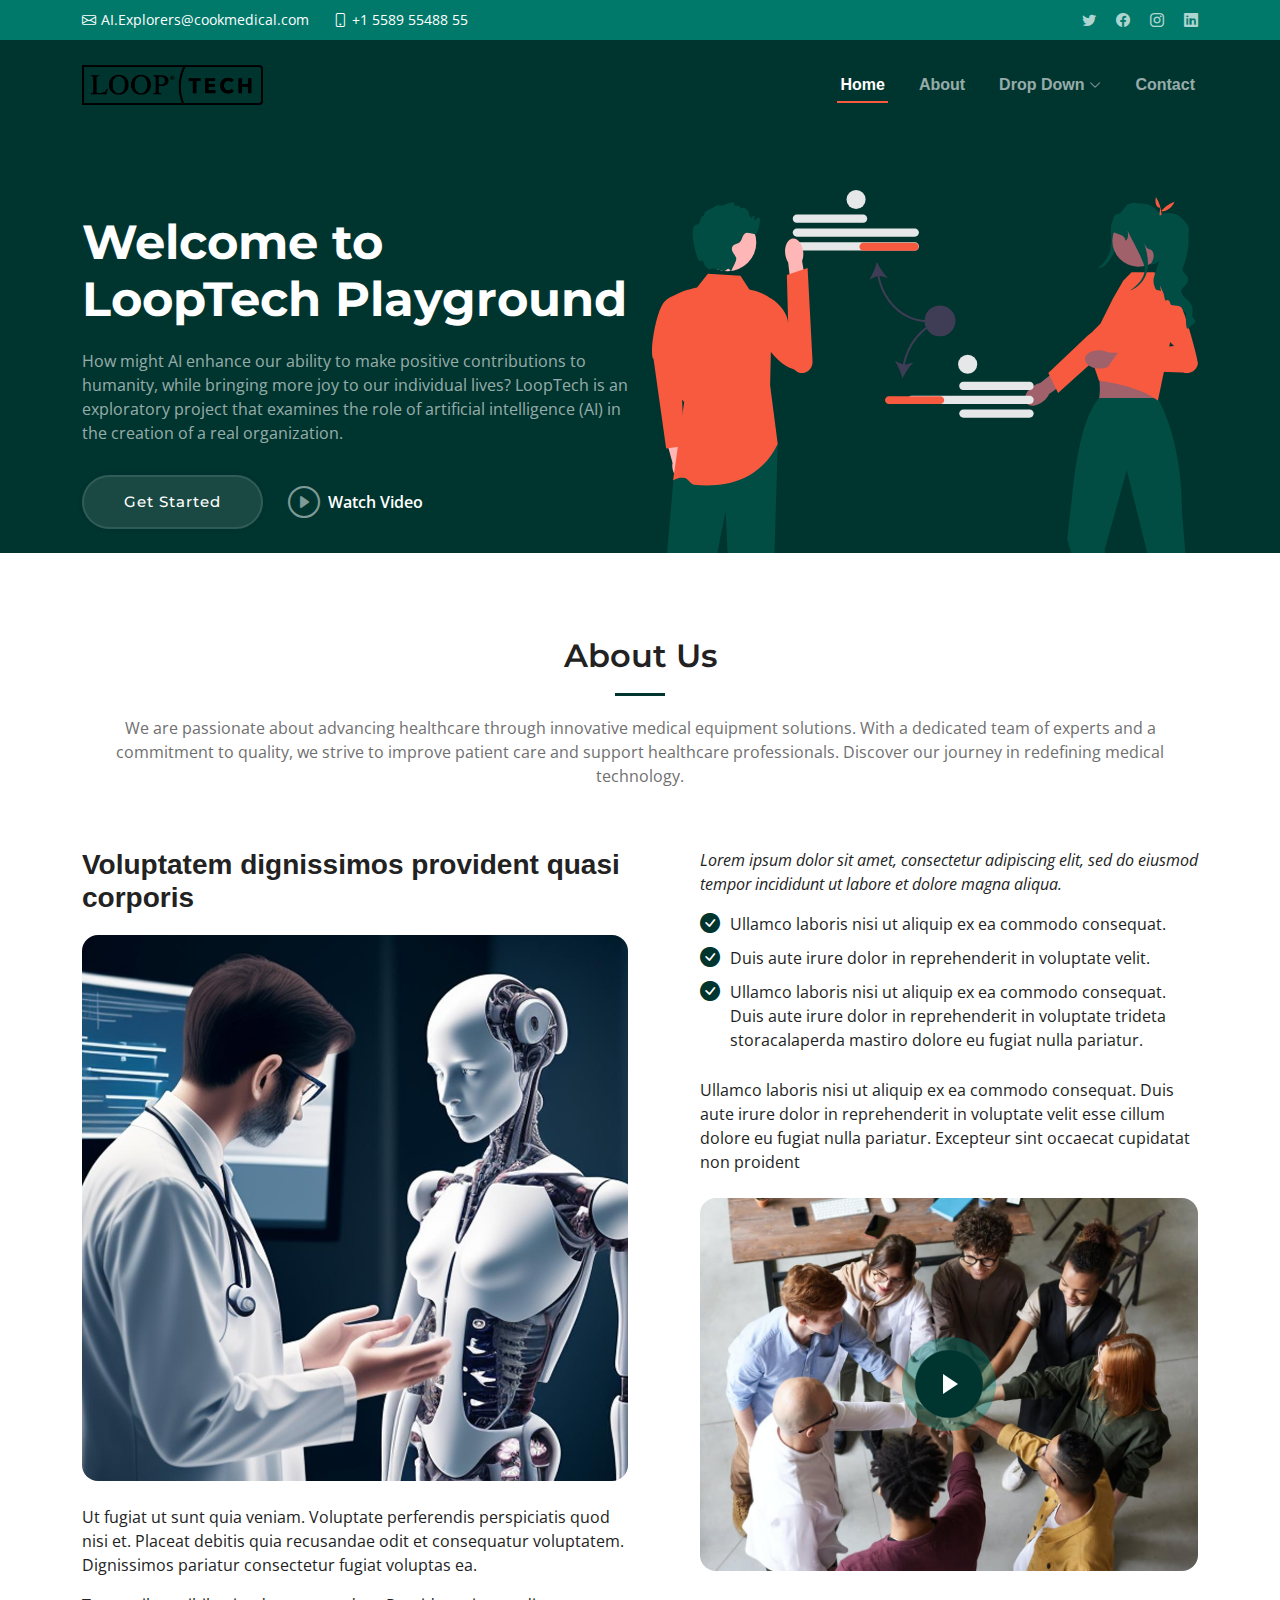
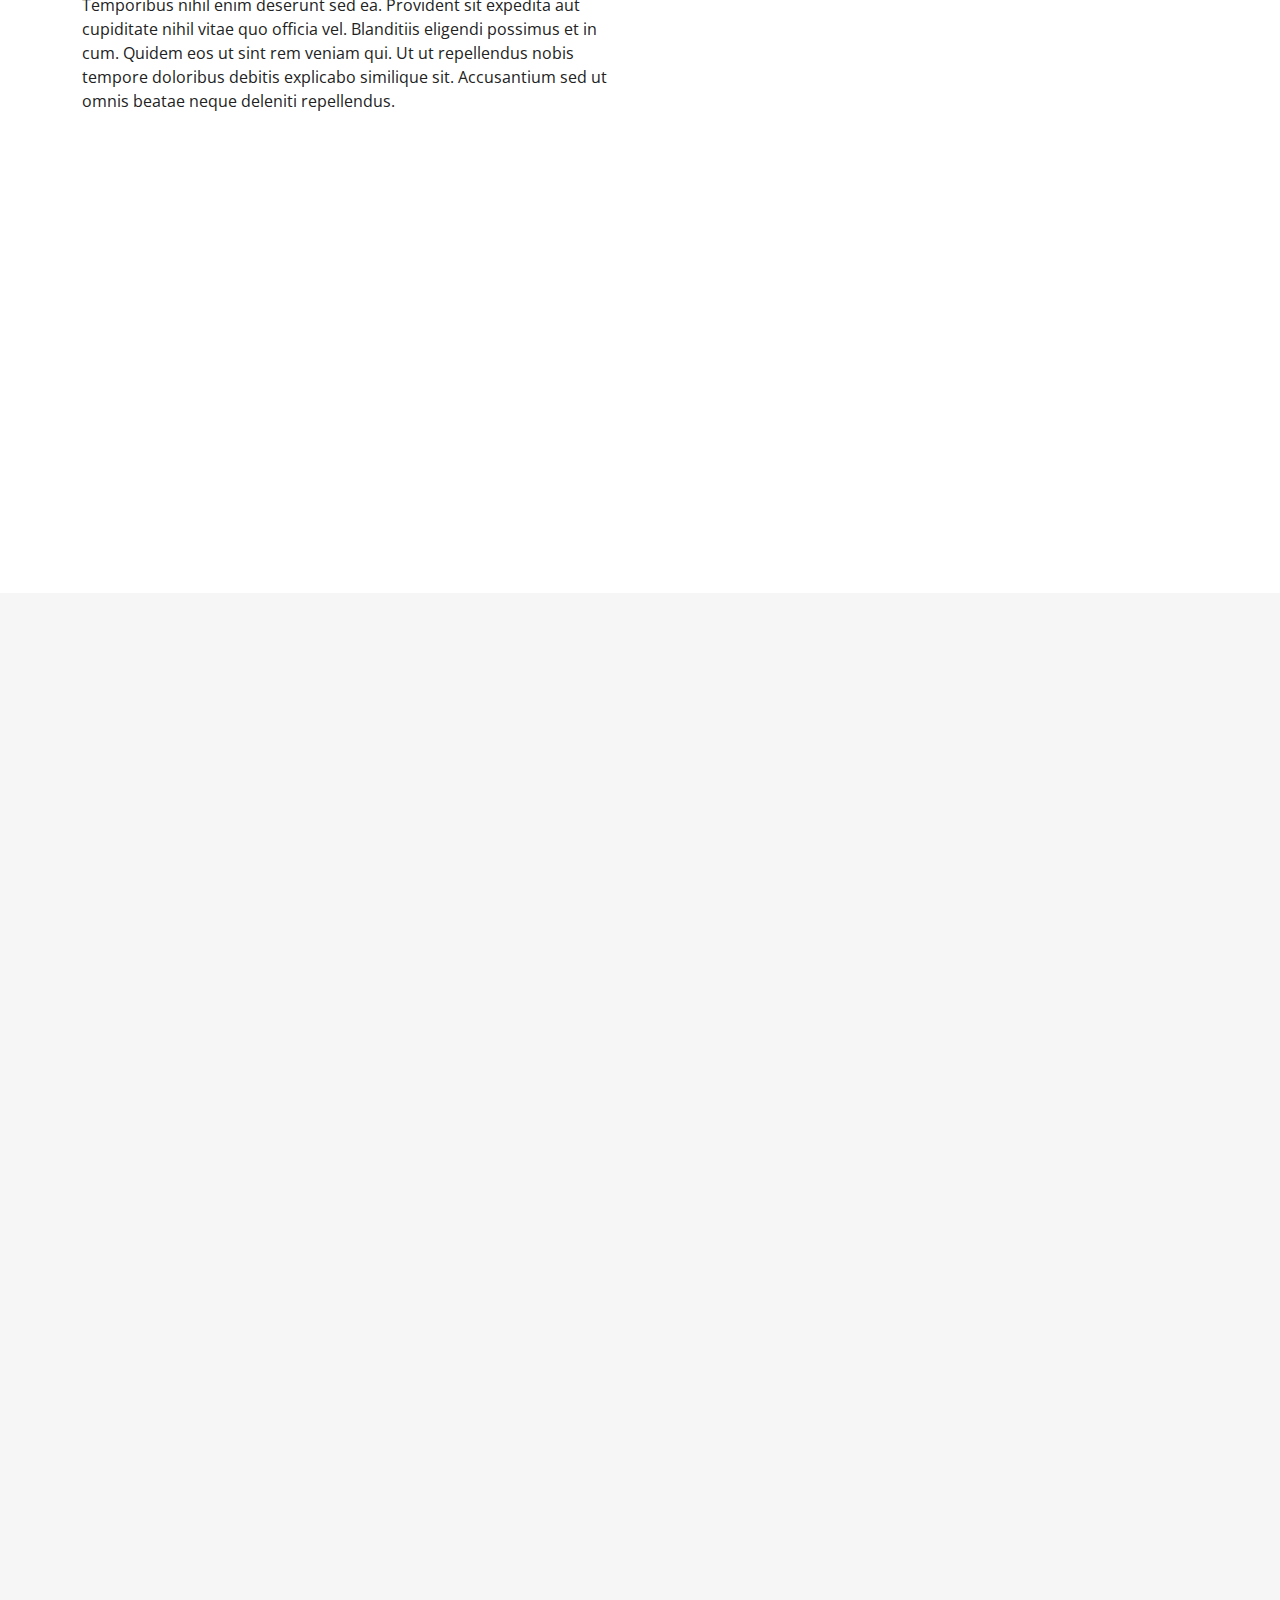
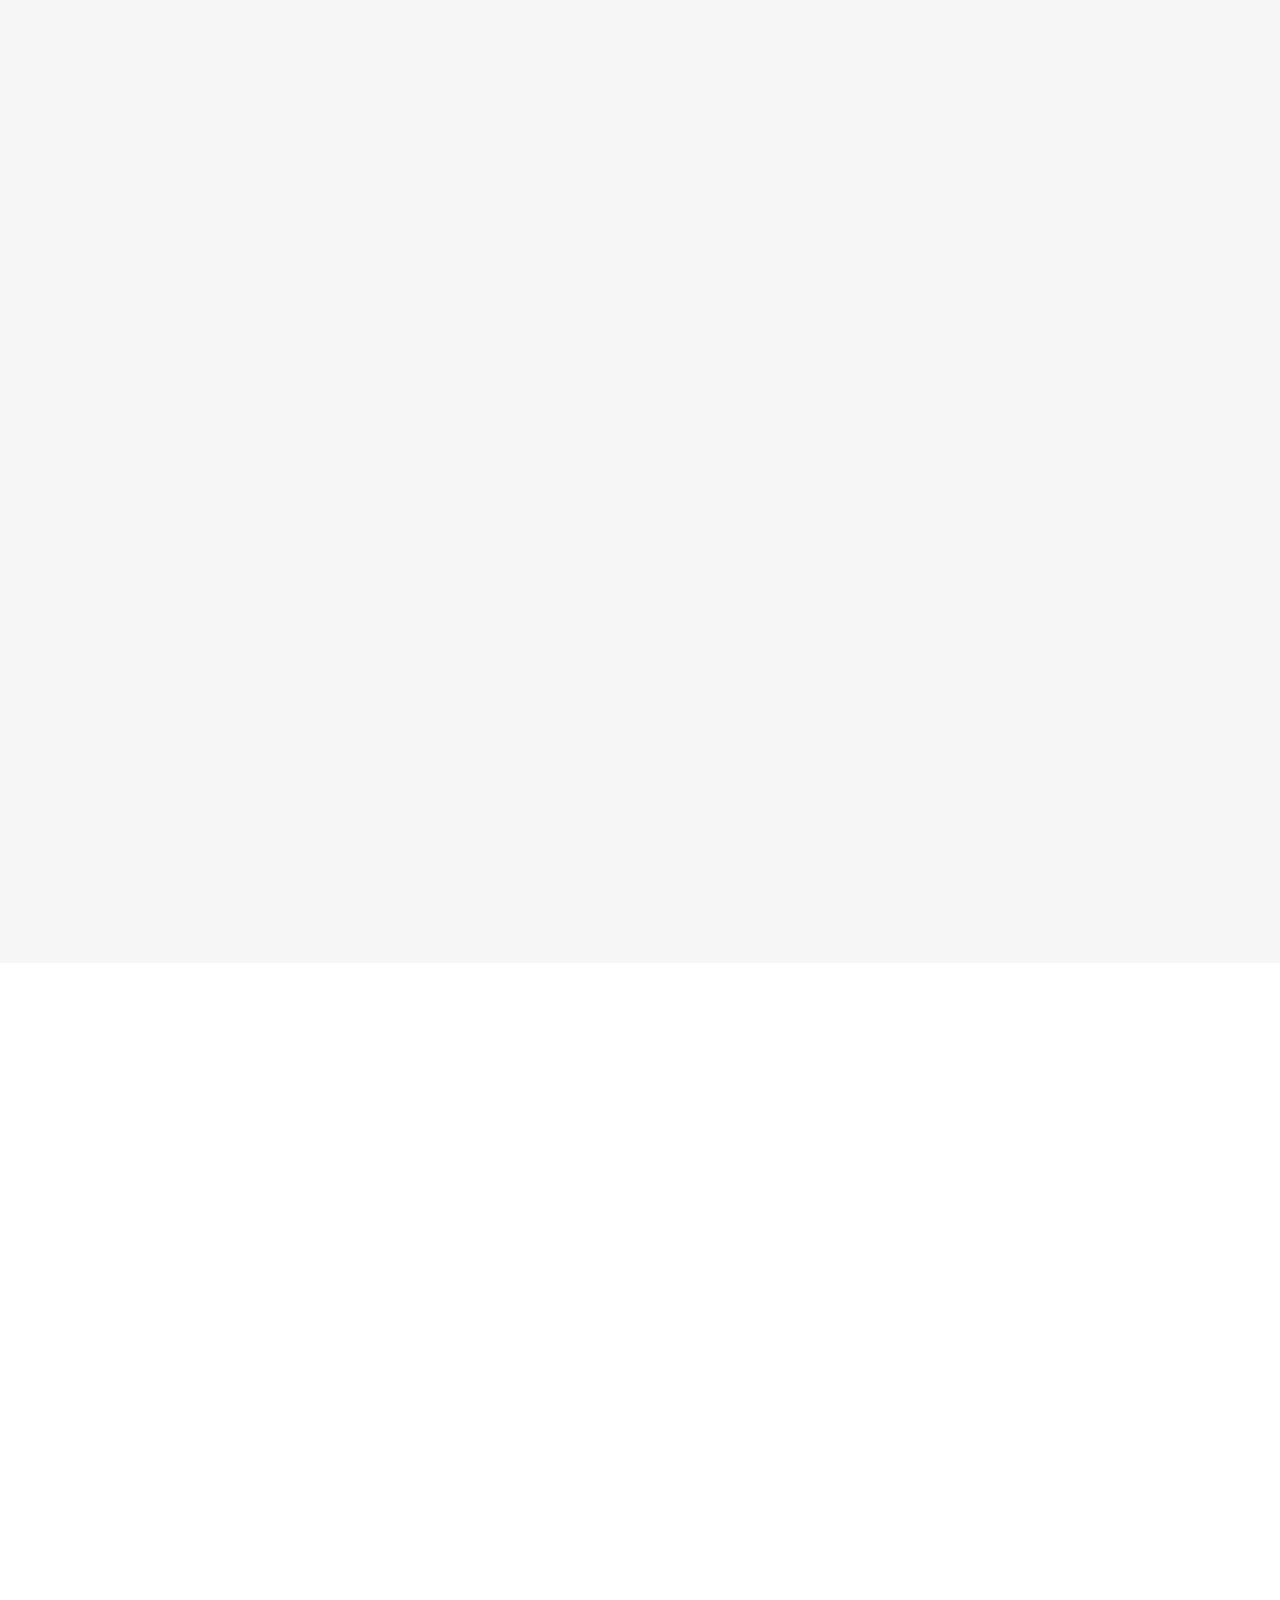
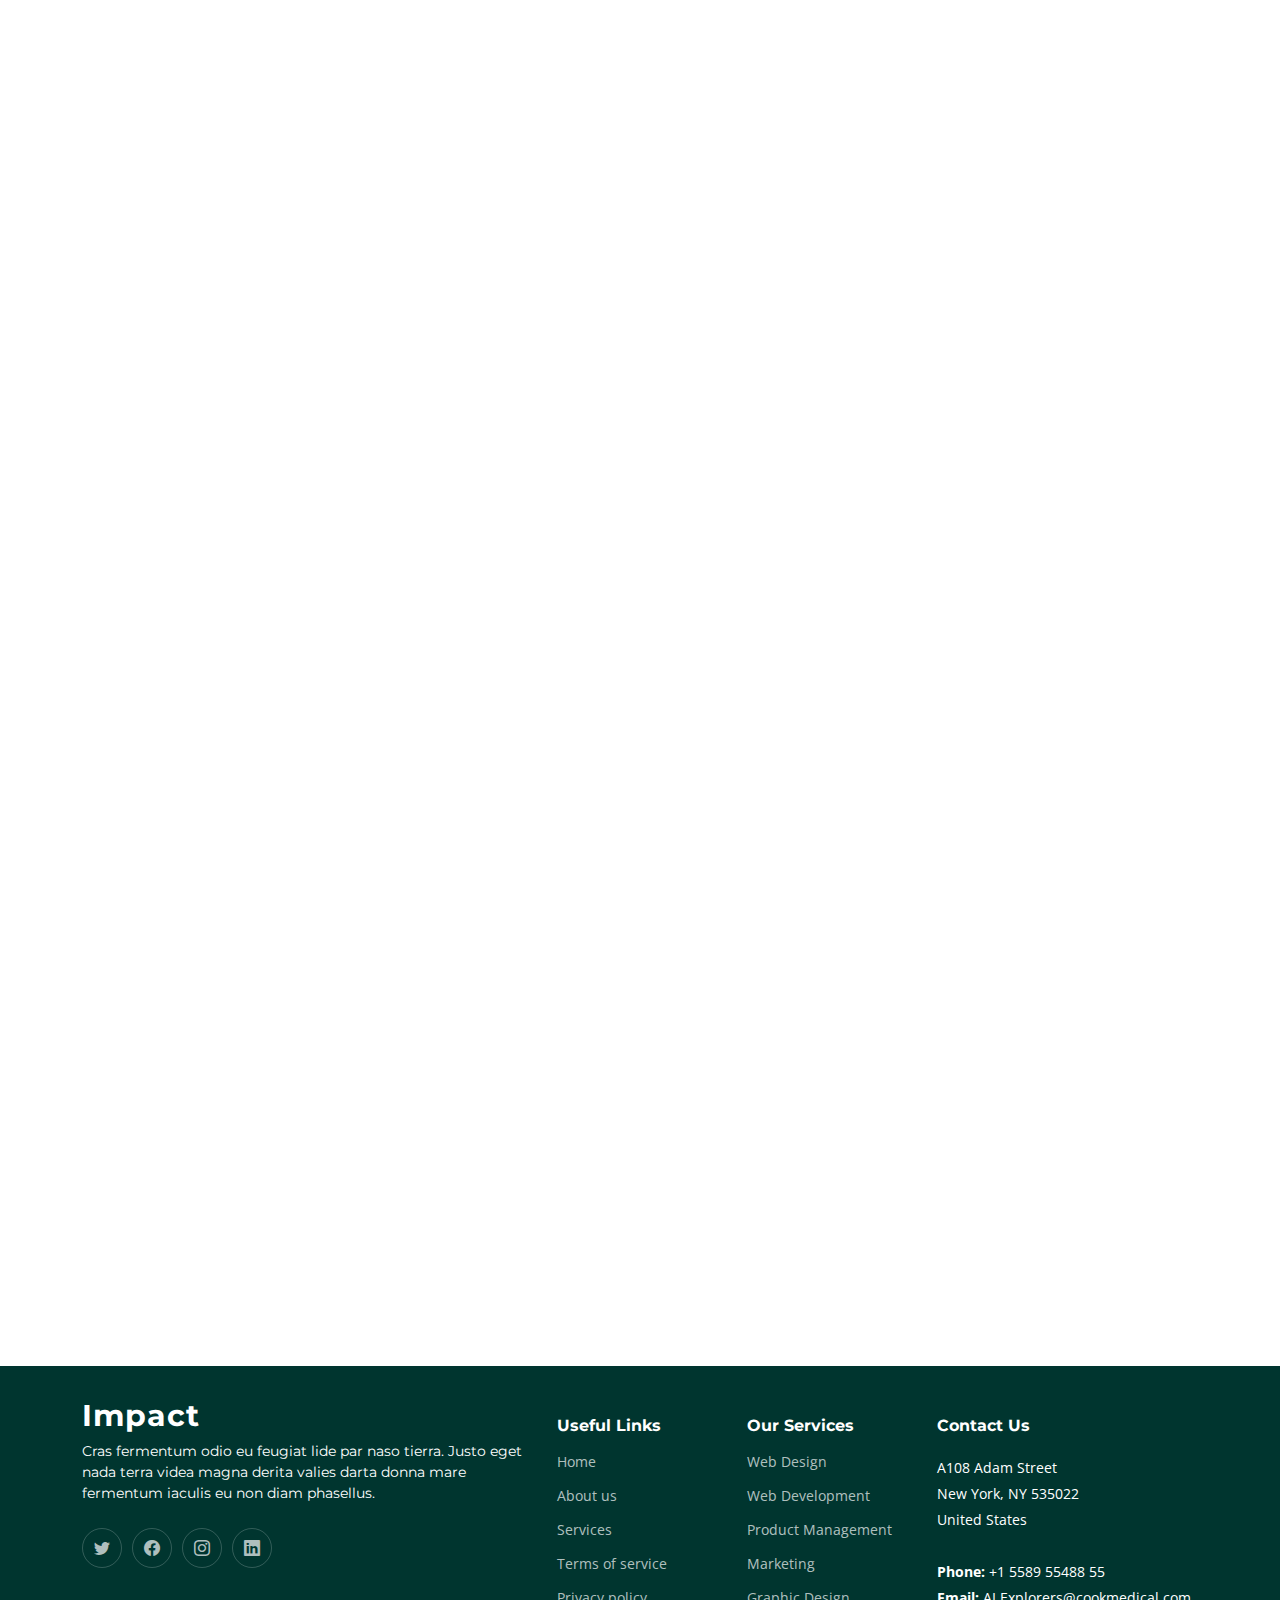
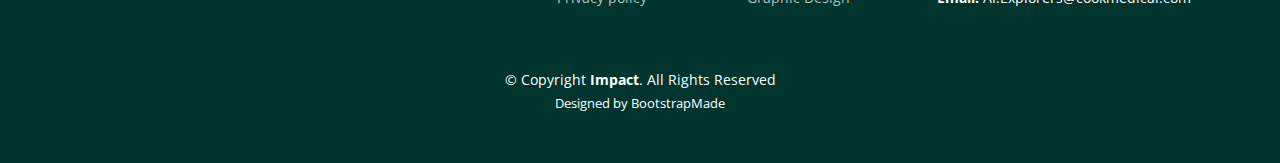
<file: index.html>
<!DOCTYPE html>
<html lang="en">

<head>
  <meta charset="utf-8">
  <meta content="width=device-width, initial-scale=1.0" name="viewport">

  <title>Impact Bootstrap Template - Index</title>
  <meta content="" name="description">
  <meta content="" name="keywords">

  <!-- Favicons -->
  <link href="assets/img/LoopTech_MockupLogo_Black_15MAY2023.ico" rel="icon">
  <link href="assets/img/LoopTech_MockupLogo_Black_15MAY2023.ico" rel="apple-touch-icon">

  <!-- Google Fonts -->
  <link rel="preconnect" href="https://fonts.googleapis.com">
  <link rel="preconnect" href="https://fonts.gstatic.com" crossorigin>
  <link href="https://fonts.googleapis.com/css2?family=Open+Sans:ital,wght@0,300;0,400;0,500;0,600;0,700;1,300;1,400;1,600;1,700&family=Montserrat:ital,wght@0,300;0,400;0,500;0,600;0,700;1,300;1,400;1,500;1,600;1,700&family=Raleway:ital,wght@0,300;0,400;0,500;0,600;0,700;1,300;1,400;1,500;1,600;1,700&display=swap" rel="stylesheet">

  <!-- Vendor CSS Files -->
  <link href="assets/vendor/bootstrap/css/bootstrap.min.css" rel="stylesheet">
  <link href="assets/vendor/bootstrap-icons/bootstrap-icons.css" rel="stylesheet">
  <link href="assets/vendor/aos/aos.css" rel="stylesheet">
  <link href="assets/vendor/glightbox/css/glightbox.min.css" rel="stylesheet">
  <link href="assets/vendor/swiper/swiper-bundle.min.css" rel="stylesheet">

  <!-- Template Main CSS File -->
  <link href="assets/css/main.css" rel="stylesheet">

  <!-- =======================================================
  * Template Name: Impact
  * Updated: Sep 18 2023 with Bootstrap v5.3.2
  * Template URL: https://bootstrapmade.com/impact-bootstrap-business-website-template/
  * Author: BootstrapMade.com
  * License: https://bootstrapmade.com/license/
  ======================================================== -->
</head>

<body>

  <!-- ======= Header ======= -->
  <section id="topbar" class="topbar d-flex align-items-center">
    <div class="container d-flex justify-content-center justify-content-md-between">
      <div class="contact-info d-flex align-items-center">
        <i class="bi bi-envelope d-flex align-items-center"><a href="mailto:AI.Explorers@cookmedical.com">AI.Explorers@cookmedical.com</a></i>
        <i class="bi bi-phone d-flex align-items-center ms-4"><span>+1 5589 55488 55</span></i>
      </div>
      <div class="social-links d-none d-md-flex align-items-center">
        <a href="#" class="twitter"><i class="bi bi-twitter"></i></a>
        <a href="#" class="facebook"><i class="bi bi-facebook"></i></a>
        <a href="#" class="instagram"><i class="bi bi-instagram"></i></a>
        <a href="#" class="linkedin"><i class="bi bi-linkedin"></i></i></a>
      </div>
    </div>
  </section><!-- End Top Bar -->

  <header id="header" class="header d-flex align-items-center">

    <div class="container-fluid container-xl d-flex align-items-center justify-content-between">
      <a href="index.html" class="logo d-flex align-items-center">
        <!-- Uncomment the line below if you also wish to use an image logo -->
        <img src="assets/img/LoopTech_MockupLogo_Black_15MAY2023.png" alt=""> 
         <!-- <h1>LoopTech<span>.</span></h1>-->
      </a>
      <nav id="navbar" class="navbar">
        <ul>
          <li><a href="#hero">Home</a></li>
          <li><a href="#about">About</a></li>
<!--
          <li><a href="#services">Services</a></li>
          <li><a href="#portfolio">Portfolio</a></li>
          <li><a href="#team">Team</a></li>
          <li><a href="blog.html">Blog</a></li>
  -->  
      <li class="dropdown"><a href="#"><span>Drop Down</span> <i class="bi bi-chevron-down dropdown-indicator"></i></a>
            <ul>
              <li><a href="#">Drop Down 1</a></li>
              <li class="dropdown"><a href="#"><span>Deep Drop Down</span> <i class="bi bi-chevron-down dropdown-indicator"></i></a>
                <ul>
                  <li><a href="#">Deep Drop Down 1</a></li>
                  <li><a href="#">Deep Drop Down 2</a></li>
                  <li><a href="#">Deep Drop Down 3</a></li>
                  <li><a href="#">Deep Drop Down 4</a></li>
                  <li><a href="#">Deep Drop Down 5</a></li>
                </ul>
              </li>
              <li><a href="#">Drop Down 2</a></li>
              <li><a href="#">Drop Down 3</a></li>
              <li><a href="#">Drop Down 4</a></li>
            </ul>
          </li>
          <li><a href="#contact">Contact</a></li>
        </ul>
      </nav><!-- .navbar -->

      <i class="mobile-nav-toggle mobile-nav-show bi bi-list"></i>
      <i class="mobile-nav-toggle mobile-nav-hide d-none bi bi-x"></i>

    </div>
  </header><!-- End Header -->
  <!-- End Header -->

  <!-- ======= Hero Section ======= -->
  <section id="hero" class="hero">
    <div class="container position-relative">
      <div class="row gy-5" data-aos="fade-in">
        <div class="col-lg-6 order-2 order-lg-1 d-flex flex-column justify-content-center text-center text-lg-start">
          <h2>Welcome to <span><br>LoopTech Playground</span></h2>
          <p>How might AI enhance our ability to make positive contributions to humanity, while bringing more joy to our individual lives? LoopTech is an exploratory project that examines the role of artificial intelligence (AI) in the creation of a real organization.</p>
          <div class="d-flex justify-content-center justify-content-lg-start">
            <a href="#about" class="btn-get-started">Get Started</a>
            <a href="assets/videos/LoopTechIntro.mp4" class="glightbox btn-watch-video d-flex align-items-center"><i class="bi bi-play-circle"></i><span>Watch Video</span></a>
          </div>
        </div>
        <div class="col-lg-6 order-1 order-lg-2">
          <img src="assets/img/hero-img.svg" class="img-fluid" alt="" data-aos="zoom-out" data-aos-delay="100">
        </div>
      </div>
    </div>



    </div>

  </section>
  <!-- End Hero Section -->

  <main id="main">

    <!-- ======= About Us Section ======= -->
    <section id="about" class="about">
<br/>
      <div class="container" data-aos="fade-up">

        <div class="section-header">
          <h2>About Us</h2>
          <p>We are passionate about advancing healthcare through innovative medical equipment solutions. With a dedicated team of experts and a commitment to quality, we strive to improve patient care and support healthcare professionals. Discover our journey in redefining medical technology.</p>
        </div>

        <div class="row gy-4">
          <div class="col-lg-6">
            <h3>Voluptatem dignissimos provident quasi corporis</h3>
            <img src="assets/img/ai-gen/AI_Generated_Image_robot.jpg" class="img-fluid rounded-4 mb-4" alt="">
            <p>Ut fugiat ut sunt quia veniam. Voluptate perferendis perspiciatis quod nisi et. Placeat debitis quia recusandae odit et consequatur voluptatem. Dignissimos pariatur consectetur fugiat voluptas ea.</p>
            <p>Temporibus nihil enim deserunt sed ea. Provident sit expedita aut cupiditate nihil vitae quo officia vel. Blanditiis eligendi possimus et in cum. Quidem eos ut sint rem veniam qui. Ut ut repellendus nobis tempore doloribus debitis explicabo similique sit. Accusantium sed ut omnis beatae neque deleniti repellendus.</p>
          </div>
          <div class="col-lg-6">
            <div class="content ps-0 ps-lg-5">
              <p class="fst-italic">
                Lorem ipsum dolor sit amet, consectetur adipiscing elit, sed do eiusmod tempor incididunt ut labore et dolore
                magna aliqua.
              </p>
              <ul>
                <li><i class="bi bi-check-circle-fill"></i> Ullamco laboris nisi ut aliquip ex ea commodo consequat.</li>
                <li><i class="bi bi-check-circle-fill"></i> Duis aute irure dolor in reprehenderit in voluptate velit.</li>
                <li><i class="bi bi-check-circle-fill"></i> Ullamco laboris nisi ut aliquip ex ea commodo consequat. Duis aute irure dolor in reprehenderit in voluptate trideta storacalaperda mastiro dolore eu fugiat nulla pariatur.</li>
              </ul>
              <p>
                Ullamco laboris nisi ut aliquip ex ea commodo consequat. Duis aute irure dolor in reprehenderit in voluptate
                velit esse cillum dolore eu fugiat nulla pariatur. Excepteur sint occaecat cupidatat non proident
              </p>

              <div class="position-relative mt-4">
                <img src="assets/img/about-2.jpg" class="img-fluid rounded-4" alt="">
                <a href="assets/videos/AboutUs.mp4" class="glightbox play-btn"></a>
              </div>
            </div>
          </div>
        </div>

      </div>
    </section><!-- End About Us Section -->

   

    <!-- ======= Stats Counter Section ======= -->
    <section id="stats-counter" class="stats-counter">
      <div class="container" data-aos="fade-up">

        <div class="row gy-4 align-items-center">

          <div class="col-lg-6">
            <img src="assets/img/stats-img.svg" alt="" class="img-fluid">
          </div>

          <div class="col-lg-6">

            <div class="stats-item d-flex align-items-center">
              <span data-purecounter-start="0" data-purecounter-end="26" data-purecounter-duration="1" class="purecounter"></span>
              <p><strong>Ideas</strong> Use Case Identified by Explorers </p>
            </div><!-- End Stats Item -->

            <div class="stats-item d-flex align-items-center">
              <span data-purecounter-start="0" data-purecounter-end="3" data-purecounter-duration="1" class="purecounter"></span>
              <p><strong>Exploratory</strong> Use Case Under Expolatory </p>
            </div><!-- End Stats Item -->

	    <div class="stats-item d-flex align-items-center">
              <span data-purecounter-start="0" data-purecounter-end="0" data-purecounter-duration="1" class="purecounter"></span>
              <p><strong>Pilot</strong> AI Piloting</p>
            </div><!-- End Stats Item -->

            <div class="stats-item d-flex align-items-center">
              <span data-purecounter-start="0" data-purecounter-end="0" data-purecounter-duration="1" class="purecounter"></span>
              <p><strong>Mainstream</strong> AI in Force(Pilot --> Mainstream)</p>
            </div><!-- End Stats Item -->

          </div>

        </div>

      </div>
    </section><!-- End Stats Counter Section -->

  
          

    <!-- ======= Portfolio Section ======= -->

    <section id="portfolio" class="portfolio sections-bg">
      <div class="container" data-aos="fade-up">

        <div class="section-header">
          <h2>Portfolio</h2>
          <p>LoopTech AI Portfolio </p>
        </div>

        <div class="portfolio-isotope" data-portfolio-filter="*" data-portfolio-layout="masonry" data-portfolio-sort="original-order" data-aos="fade-up" data-aos-delay="100">

          <div>
            <ul class="portfolio-flters">
              <li data-filter="*" class="filter-active">All</li>
              <li data-filter=".filter-app">GenAI</li>
              <li data-filter=".filter-product">ML</li>
              <li data-filter=".filter-branding">IoT</li>
              <li data-filter=".filter-books">AI Tools</li>
            </ul><!-- End Portfolio Filters -->
          </div>

          <div class="row gy-4 portfolio-container">

            <div class="col-xl-4 col-md-6 portfolio-item filter-app">
              <div class="portfolio-wrap">
                <a href="assets/img/portfolio/app-1.jpg" data-gallery="portfolio-gallery-app" class="glightbox"><img src="assets/img/portfolio/app-1.jpg" class="img-fluid" alt=""></a>
                <div class="portfolio-info">
                  <h4><a href="portfolio-details.html" title="More Details">App 1</a></h4>
                  <p>Lorem ipsum, dolor sit amet consectetur</p>
                </div>
              </div>
            </div><!-- End Portfolio Item -->

            <div class="col-xl-4 col-md-6 portfolio-item filter-product">
              <div class="portfolio-wrap">
                <a href="assets/img/portfolio/product-1.jpg" data-gallery="portfolio-gallery-app" class="glightbox"><img src="assets/img/portfolio/product-1.jpg" class="img-fluid" alt=""></a>
                <div class="portfolio-info">
                  <h4><a href="portfolio-details.html" title="More Details">Product 1</a></h4>
                  <p>Lorem ipsum, dolor sit amet consectetur</p>
                </div>
              </div>
            </div><!-- End Portfolio Item -->

            <div class="col-xl-4 col-md-6 portfolio-item filter-branding">
              <div class="portfolio-wrap">
                <a href="assets/img/portfolio/branding-1.jpg" data-gallery="portfolio-gallery-app" class="glightbox"><img src="assets/img/portfolio/branding-1.jpg" class="img-fluid" alt=""></a>
                <div class="portfolio-info">
                  <h4><a href="portfolio-details.html" title="More Details">Branding 1</a></h4>
                  <p>Lorem ipsum, dolor sit amet consectetur</p>
                </div>
              </div>
            </div><!-- End Portfolio Item -->

            <div class="col-xl-4 col-md-6 portfolio-item filter-books">
              <div class="portfolio-wrap">
                <a href="assets/img/portfolio/Voice-image.JPG" data-gallery="portfolio-gallery-app" class="glightbox"><img src="assets/img/portfolio/Voice-image.JPG" class="img-fluid" alt=""></a>
                <div class="portfolio-info">
                  <h4><a target='_blank' href="https://looptech-re.azurewebsites.net/azurespeechservice/texttospeech.php" title="More Details">AI Voice Tools</a></h4>
                  <p>AI Powered Speech Service, Powered by Azure OpenAI </p>
                </div>
              </div>
            </div><!-- End Portfolio Item -->

            <div class="col-xl-4 col-md-6 portfolio-item filter-app">
              <div class="portfolio-wrap">
                <a href="assets/img/portfolio/app-2.jpg" data-gallery="portfolio-gallery-app" class="glightbox"><img src="assets/img/portfolio/app-2.jpg" class="img-fluid" alt=""></a>
                <div class="portfolio-info">
                  <h4><a href="portfolio-details.html" title="More Details">App 2</a></h4>
                  <p>Lorem ipsum, dolor sit amet consectetur</p>
                </div>
              </div>
            </div><!-- End Portfolio Item -->

            <div class="col-xl-4 col-md-6 portfolio-item filter-product">
              <div class="portfolio-wrap">
                <a href="assets/img/portfolio/product-2.jpg" data-gallery="portfolio-gallery-app" class="glightbox"><img src="assets/img/portfolio/product-2.jpg" class="img-fluid" alt=""></a>
                <div class="portfolio-info">
                  <h4><a href="portfolio-details.html" title="More Details">Product 2</a></h4>
                  <p>Lorem ipsum, dolor sit amet consectetur</p>
                </div>
              </div>
            </div><!-- End Portfolio Item -->

            <div class="col-xl-4 col-md-6 portfolio-item filter-branding">
              <div class="portfolio-wrap">
                <a href="assets/img/portfolio/branding-2.jpg" data-gallery="portfolio-gallery-app" class="glightbox"><img src="assets/img/portfolio/branding-2.jpg" class="img-fluid" alt=""></a>
                <div class="portfolio-info">
                  <h4><a href="portfolio-details.html" title="More Details">Branding 2</a></h4>
                  <p>Lorem ipsum, dolor sit amet consectetur</p>
                </div>
              </div>
            </div><!-- End Portfolio Item -->

            <div class="col-xl-4 col-md-6 portfolio-item filter-books">
              <div class="portfolio-wrap">
                <a href="assets/img/portfolio/books-2.jpg" data-gallery="portfolio-gallery-app" class="glightbox"><img src="assets/img/portfolio/books-2.jpg" class="img-fluid" alt=""></a>
                <div class="portfolio-info">
                  <h4><a href="portfolio-details.html" title="More Details">Books 2</a></h4>
                  <p>Lorem ipsum, dolor sit amet consectetur</p>
                </div>
              </div>
            </div><!-- End Portfolio Item -->

            <div class="col-xl-4 col-md-6 portfolio-item filter-app">
              <div class="portfolio-wrap">
                <a href="assets/img/portfolio/app-3.jpg" data-gallery="portfolio-gallery-app" class="glightbox"><img src="assets/img/portfolio/app-3.jpg" class="img-fluid" alt=""></a>
                <div class="portfolio-info">
                  <h4><a href="portfolio-details.html" title="More Details">App 3</a></h4>
                  <p>Lorem ipsum, dolor sit amet consectetur</p>
                </div>
              </div>
            </div><!-- End Portfolio Item -->

            <div class="col-xl-4 col-md-6 portfolio-item filter-product">
              <div class="portfolio-wrap">
                <a href="assets/img/portfolio/product-3.jpg" data-gallery="portfolio-gallery-app" class="glightbox"><img src="assets/img/portfolio/product-3.jpg" class="img-fluid" alt=""></a>
                <div class="portfolio-info">
                  <h4><a href="portfolio-details.html" title="More Details">Product 3</a></h4>
                  <p>Lorem ipsum, dolor sit amet consectetur</p>
                </div>
              </div>
            </div><!-- End Portfolio Item -->

            <div class="col-xl-4 col-md-6 portfolio-item filter-branding">
              <div class="portfolio-wrap">
                <a href="assets/img/portfolio/branding-3.jpg" data-gallery="portfolio-gallery-app" class="glightbox"><img src="assets/img/portfolio/branding-3.jpg" class="img-fluid" alt=""></a>
                <div class="portfolio-info">
                  <h4><a href="portfolio-details.html" title="More Details">Branding 3</a></h4>
                  <p>Lorem ipsum, dolor sit amet consectetur</p>
                </div>
              </div>
            </div><!-- End Portfolio Item -->

            <div class="col-xl-4 col-md-6 portfolio-item filter-books">
              <div class="portfolio-wrap">
                <a href="assets/img/portfolio/books-3.jpg" data-gallery="portfolio-gallery-app" class="glightbox"><img src="assets/img/portfolio/books-3.jpg" class="img-fluid" alt=""></a>
                <div class="portfolio-info">
                  <h4><a href="portfolio-details.html" title="More Details">Books 3</a></h4>
                  <p>Lorem ipsum, dolor sit amet consectetur</p>
                </div>
              </div>
            </div><!-- End Portfolio Item -->

          </div><!-- End Portfolio Container -->

        </div>

      </div>
    </section><!-- End Portfolio Section -->

    <!-- ======= Our Team Section ======= -->
    <section id="team" class="team">
      <div class="container" data-aos="fade-up">

        <div class="section-header">
          <h2>Our Team</h2>
          <p>Nulla dolorum nulla nesciunt rerum facere sed ut inventore quam porro nihil id ratione ea sunt quis dolorem dolore earum</p>
        </div>

        <div class="row gy-4">

          <div class="col-xl-3 col-md-6 d-flex" data-aos="fade-up" data-aos-delay="100">
            <div class="member">
              <img src="assets/img/team/team-1.jpg" class="img-fluid" alt="">
              <h4>Walter White</h4>
              <span>Web Development</span>
              <div class="social">
                <a href=""><i class="bi bi-twitter"></i></a>
                <a href=""><i class="bi bi-facebook"></i></a>
                <a href=""><i class="bi bi-instagram"></i></a>
                <a href=""><i class="bi bi-linkedin"></i></a>
              </div>
            </div>
          </div><!-- End Team Member -->

          <div class="col-xl-3 col-md-6 d-flex" data-aos="fade-up" data-aos-delay="200">
            <div class="member">
              <img src="assets/img/team/team-2.jpg" class="img-fluid" alt="">
              <h4>Sarah Jhinson</h4>
              <span>Marketing</span>
              <div class="social">
                <a href=""><i class="bi bi-twitter"></i></a>
                <a href=""><i class="bi bi-facebook"></i></a>
                <a href=""><i class="bi bi-instagram"></i></a>
                <a href=""><i class="bi bi-linkedin"></i></a>
              </div>
            </div>
          </div><!-- End Team Member -->

          <div class="col-xl-3 col-md-6 d-flex" data-aos="fade-up" data-aos-delay="300">
            <div class="member">
              <img src="assets/img/team/team-3.jpg" class="img-fluid" alt="">
              <h4>William Anderson</h4>
              <span>Content</span>
              <div class="social">
                <a href=""><i class="bi bi-twitter"></i></a>
                <a href=""><i class="bi bi-facebook"></i></a>
                <a href=""><i class="bi bi-instagram"></i></a>
                <a href=""><i class="bi bi-linkedin"></i></a>
              </div>
            </div>
          </div><!-- End Team Member -->

          <div class="col-xl-3 col-md-6 d-flex" data-aos="fade-up" data-aos-delay="400">
            <div class="member">
              <img src="assets/img/team/team-4.jpg" class="img-fluid" alt="">
              <h4>Amanda Jepson</h4>
              <span>Accountant</span>
              <div class="social">
                <a href=""><i class="bi bi-twitter"></i></a>
                <a href=""><i class="bi bi-facebook"></i></a>
                <a href=""><i class="bi bi-instagram"></i></a>
                <a href=""><i class="bi bi-linkedin"></i></a>
              </div>
            </div>
          </div><!-- End Team Member -->

        </div>

      </div>
    </section><!-- End Our Team Section -->

  

     

    <!-- ======= Frequently Asked Questions Section ======= -->
    <section id="faq" class="faq">
      <div class="container" data-aos="fade-up">

        <div class="row gy-4">

          <div class="col-lg-4">
            <div class="content px-xl-5">
              <h3>Frequently Asked <strong>Questions</strong></h3>
              <p>
                Lorem ipsum dolor sit amet, consectetur adipiscing elit, sed do eiusmod tempor incididunt ut labore et dolore magna aliqua. Duis aute irure dolor in reprehenderit
              </p>
            </div>
          </div>

          <div class="col-lg-8">

            <div class="accordion accordion-flush" id="faqlist" data-aos="fade-up" data-aos-delay="100">

              <div class="accordion-item">
                <h3 class="accordion-header">
                  <button class="accordion-button collapsed" type="button" data-bs-toggle="collapse" data-bs-target="#faq-content-1">
                    <span class="num">1.</span>
                    Non consectetur a erat nam at lectus urna duis?
                  </button>
                </h3>
                <div id="faq-content-1" class="accordion-collapse collapse" data-bs-parent="#faqlist">
                  <div class="accordion-body">
                    Feugiat pretium nibh ipsum consequat. Tempus iaculis urna id volutpat lacus laoreet non curabitur gravida. Venenatis lectus magna fringilla urna porttitor rhoncus dolor purus non.
                  </div>
                </div>
              </div><!-- # Faq item-->

              <div class="accordion-item">
                <h3 class="accordion-header">
                  <button class="accordion-button collapsed" type="button" data-bs-toggle="collapse" data-bs-target="#faq-content-2">
                    <span class="num">2.</span>
                    Feugiat scelerisque varius morbi enim nunc faucibus a pellentesque?
                  </button>
                </h3>
                <div id="faq-content-2" class="accordion-collapse collapse" data-bs-parent="#faqlist">
                  <div class="accordion-body">
                    Dolor sit amet consectetur adipiscing elit pellentesque habitant morbi. Id interdum velit laoreet id donec ultrices. Fringilla phasellus faucibus scelerisque eleifend donec pretium. Est pellentesque elit ullamcorper dignissim. Mauris ultrices eros in cursus turpis massa tincidunt dui.
                  </div>
                </div>
              </div><!-- # Faq item-->

              <div class="accordion-item">
                <h3 class="accordion-header">
                  <button class="accordion-button collapsed" type="button" data-bs-toggle="collapse" data-bs-target="#faq-content-3">
                    <span class="num">3.</span>
                    Dolor sit amet consectetur adipiscing elit pellentesque habitant morbi?
                  </button>
                </h3>
                <div id="faq-content-3" class="accordion-collapse collapse" data-bs-parent="#faqlist">
                  <div class="accordion-body">
                    Eleifend mi in nulla posuere sollicitudin aliquam ultrices sagittis orci. Faucibus pulvinar elementum integer enim. Sem nulla pharetra diam sit amet nisl suscipit. Rutrum tellus pellentesque eu tincidunt. Lectus urna duis convallis convallis tellus. Urna molestie at elementum eu facilisis sed odio morbi quis
                  </div>
                </div>
              </div><!-- # Faq item-->

              <div class="accordion-item">
                <h3 class="accordion-header">
                  <button class="accordion-button collapsed" type="button" data-bs-toggle="collapse" data-bs-target="#faq-content-4">
                    <span class="num">4.</span>
                    Ac odio tempor orci dapibus. Aliquam eleifend mi in nulla?
                  </button>
                </h3>
                <div id="faq-content-4" class="accordion-collapse collapse" data-bs-parent="#faqlist">
                  <div class="accordion-body">
                    Dolor sit amet consectetur adipiscing elit pellentesque habitant morbi. Id interdum velit laoreet id donec ultrices. Fringilla phasellus faucibus scelerisque eleifend donec pretium. Est pellentesque elit ullamcorper dignissim. Mauris ultrices eros in cursus turpis massa tincidunt dui.
                  </div>
                </div>
              </div><!-- # Faq item-->

              <div class="accordion-item">
                <h3 class="accordion-header">
                  <button class="accordion-button collapsed" type="button" data-bs-toggle="collapse" data-bs-target="#faq-content-5">
                    <span class="num">5.</span>
                    Tempus quam pellentesque nec nam aliquam sem et tortor consequat?
                  </button>
                </h3>
                <div id="faq-content-5" class="accordion-collapse collapse" data-bs-parent="#faqlist">
                  <div class="accordion-body">
                    Molestie a iaculis at erat pellentesque adipiscing commodo. Dignissim suspendisse in est ante in. Nunc vel risus commodo viverra maecenas accumsan. Sit amet nisl suscipit adipiscing bibendum est. Purus gravida quis blandit turpis cursus in
                  </div>
                </div>
              </div><!-- # Faq item-->

            </div>

          </div>
        </div>

      </div>
    </section><!-- End Frequently Asked Questions Section -->



    <!-- ======= Contact Section ======= -->
    <section id="contact" class="contact">
      <div class="container" data-aos="fade-up">

        <div class="section-header">
          <h2>Contact</h2>
          <p>Nulla dolorum nulla nesciunt rerum facere sed ut inventore quam porro nihil id ratione ea sunt quis dolorem dolore earum</p>
        </div>

        <div class="row gx-lg-0 gy-4">

          <div class="col-lg-4">

            <div class="info-container d-flex flex-column align-items-center justify-content-center">
              <div class="info-item d-flex">
                <i class="bi bi-geo-alt flex-shrink-0"></i>
                <div>
                  <h4>Location:</h4>
                  <p>A108 Adam Street, New York, NY 535022</p>
                </div>
              </div><!-- End Info Item -->

              <div class="info-item d-flex">
                <i class="bi bi-envelope flex-shrink-0"></i>
                <div>
                  <h4>Email:</h4>
                  <p>AI.Explorers@cookmedical.com</p>
                </div>
              </div><!-- End Info Item -->

              <div class="info-item d-flex">
                <i class="bi bi-phone flex-shrink-0"></i>
                <div>
                  <h4>Call:</h4>
                  <p>+1 5589 55488 55</p>
                </div>
              </div><!-- End Info Item -->

              <div class="info-item d-flex">
                <i class="bi bi-clock flex-shrink-0"></i>
                <div>
                  <h4>Open Hours:</h4>
                  <p>Mon-Sat: 11AM - 23PM</p>
                </div>
              </div><!-- End Info Item -->
            </div>

          </div>

          <div class="col-lg-8">
            <form action="forms/contact.php" method="post" role="form" class="php-email-form">
              <div class="row">
                <div class="col-md-6 form-group">
                  <input type="text" name="name" class="form-control" id="name" placeholder="Your Name" required>
                </div>
                <div class="col-md-6 form-group mt-3 mt-md-0">
                  <input type="email" class="form-control" name="email" id="email" placeholder="Your Email" required>
                </div>
              </div>
              <div class="form-group mt-3">
                <input type="text" class="form-control" name="subject" id="subject" placeholder="Subject" required>
              </div>
              <div class="form-group mt-3">
                <textarea class="form-control" name="message" rows="7" placeholder="Message" required></textarea>
              </div>
              <div class="my-3">
                <div class="loading">Loading</div>
                <div class="error-message"></div>
                <div class="sent-message">Your message has been sent. Thank you!</div>
              </div>
              <div class="text-center"><button type="submit">Send Message</button></div>
            </form>
          </div><!-- End Contact Form -->

        </div>

      </div>
    </section><!-- End Contact Section -->

  </main><!-- End #main -->

  <!-- ======= Footer ======= -->
  <footer id="footer" class="footer">

    <div class="container">
      <div class="row gy-4">
        <div class="col-lg-5 col-md-12 footer-info">
          <a href="index.html" class="logo d-flex align-items-center">
            <span>Impact</span>
          </a>
          <p>Cras fermentum odio eu feugiat lide par naso tierra. Justo eget nada terra videa magna derita valies darta donna mare fermentum iaculis eu non diam phasellus.</p>
          <div class="social-links d-flex mt-4">
            <a href="#" class="twitter"><i class="bi bi-twitter"></i></a>
            <a href="#" class="facebook"><i class="bi bi-facebook"></i></a>
            <a href="#" class="instagram"><i class="bi bi-instagram"></i></a>
            <a href="#" class="linkedin"><i class="bi bi-linkedin"></i></a>
          </div>
        </div>

        <div class="col-lg-2 col-6 footer-links">
          <h4>Useful Links</h4>
          <ul>
            <li><a href="#">Home</a></li>
            <li><a href="#">About us</a></li>
            <li><a href="#">Services</a></li>
            <li><a href="#">Terms of service</a></li>
            <li><a href="#">Privacy policy</a></li>
          </ul>
        </div>

        <div class="col-lg-2 col-6 footer-links">
          <h4>Our Services</h4>
          <ul>
            <li><a href="#">Web Design</a></li>
            <li><a href="#">Web Development</a></li>
            <li><a href="#">Product Management</a></li>
            <li><a href="#">Marketing</a></li>
            <li><a href="#">Graphic Design</a></li>
          </ul>
        </div>

        <div class="col-lg-3 col-md-12 footer-contact text-center text-md-start">
          <h4>Contact Us</h4>
          <p>
            A108 Adam Street <br>
            New York, NY 535022<br>
            United States <br><br>
            <strong>Phone:</strong> +1 5589 55488 55<br>
            <strong>Email:</strong> AI.Explorers@cookmedical.com<br>
          </p>

        </div>

      </div>
    </div>

    <div class="container mt-4">
      <div class="copyright">
        &copy; Copyright <strong><span>Impact</span></strong>. All Rights Reserved
      </div>
      <div class="credits">
        <!-- All the links in the footer should remain intact. -->
        <!-- You can delete the links only if you purchased the pro version. -->
        <!-- Licensing information: https://bootstrapmade.com/license/ -->
        <!-- Purchase the pro version with working PHP/AJAX contact form: https://bootstrapmade.com/impact-bootstrap-business-website-template/ -->
        Designed by <a href="https://bootstrapmade.com/">BootstrapMade</a>
      </div>
    </div>

  </footer><!-- End Footer -->
  <!-- End Footer -->

  <a href="#" class="scroll-top d-flex align-items-center justify-content-center"><i class="bi bi-arrow-up-short"></i></a>

  <div id="preloader"></div>

  <!-- Vendor JS Files -->
  <script src="assets/vendor/bootstrap/js/bootstrap.bundle.min.js"></script>
  <script src="assets/vendor/aos/aos.js"></script>
  <script src="assets/vendor/glightbox/js/glightbox.min.js"></script>
  <script src="assets/vendor/purecounter/purecounter_vanilla.js"></script>
  <script src="assets/vendor/swiper/swiper-bundle.min.js"></script>
  <script src="assets/vendor/isotope-layout/isotope.pkgd.min.js"></script>
  <script src="assets/vendor/php-email-form/validate.js"></script>

  <!-- Template Main JS File -->
  <script src="assets/js/main.js"></script>

</body>

</html>
</file>
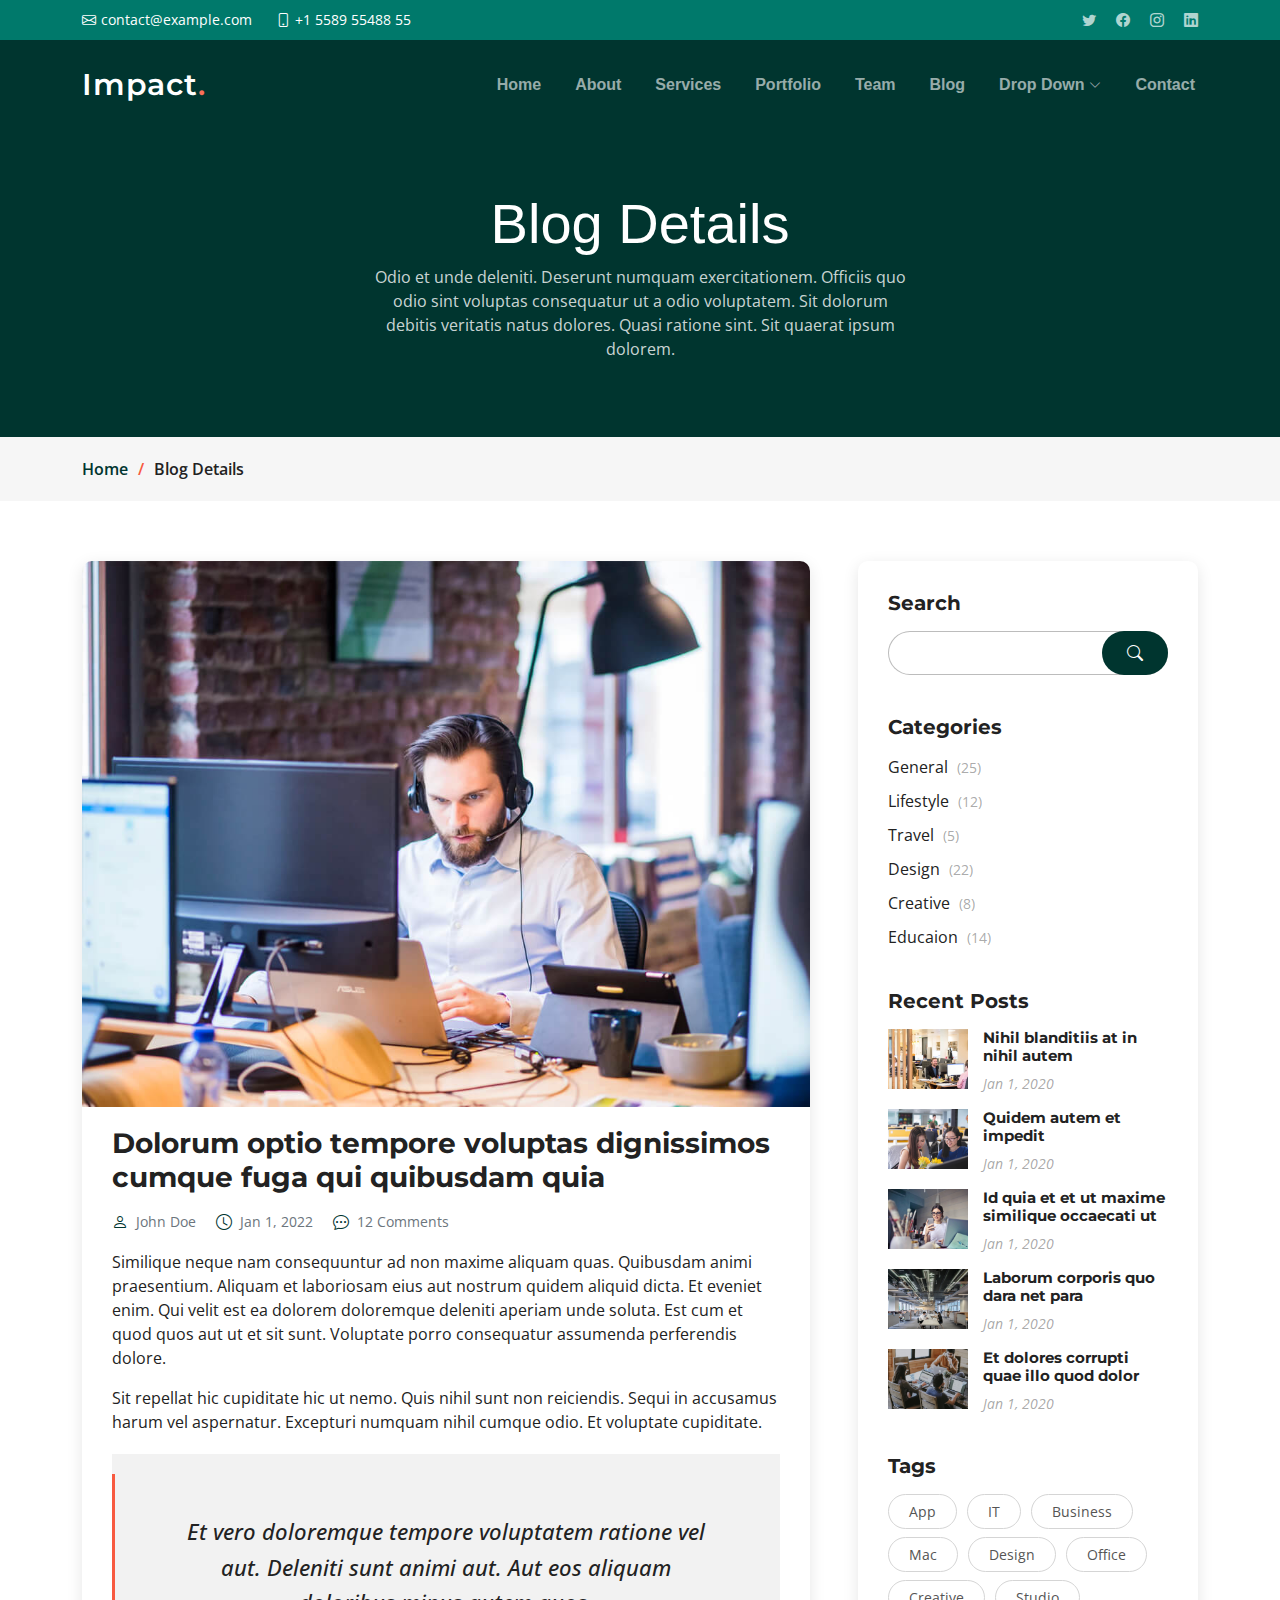
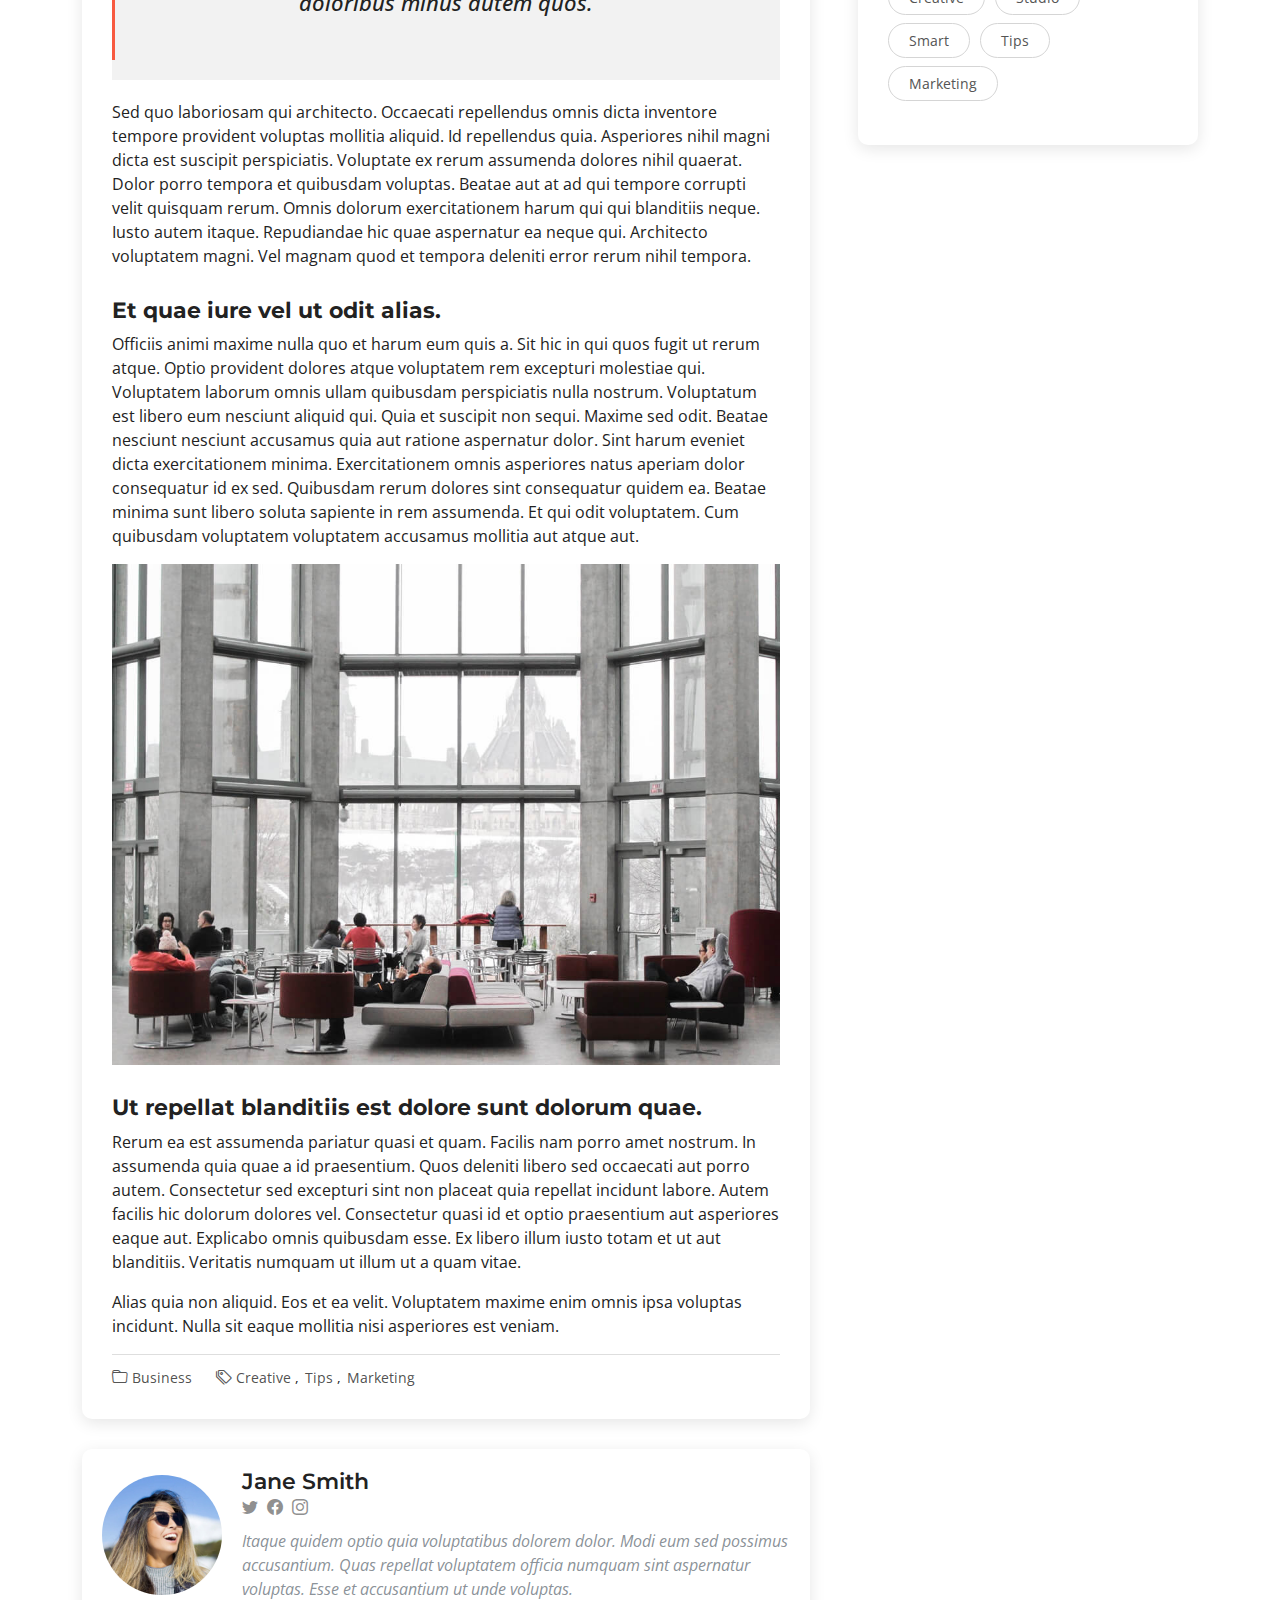
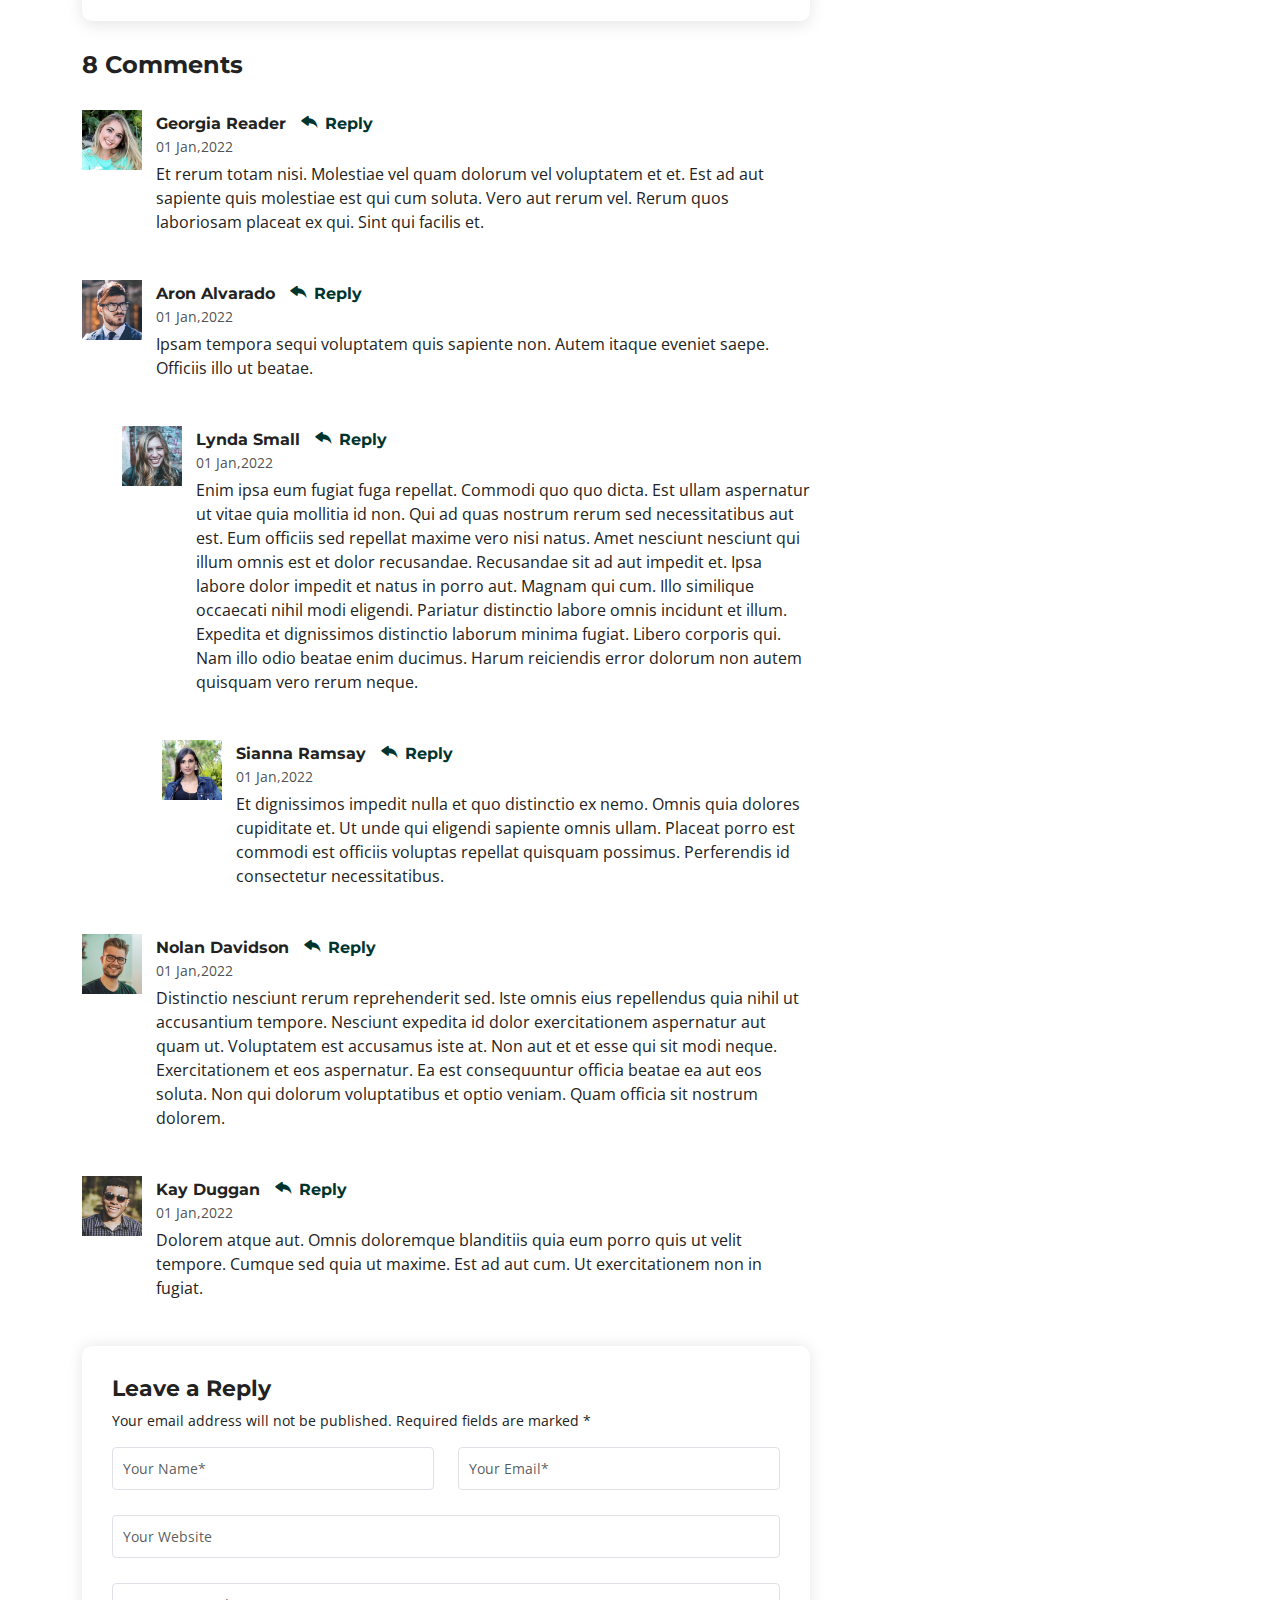
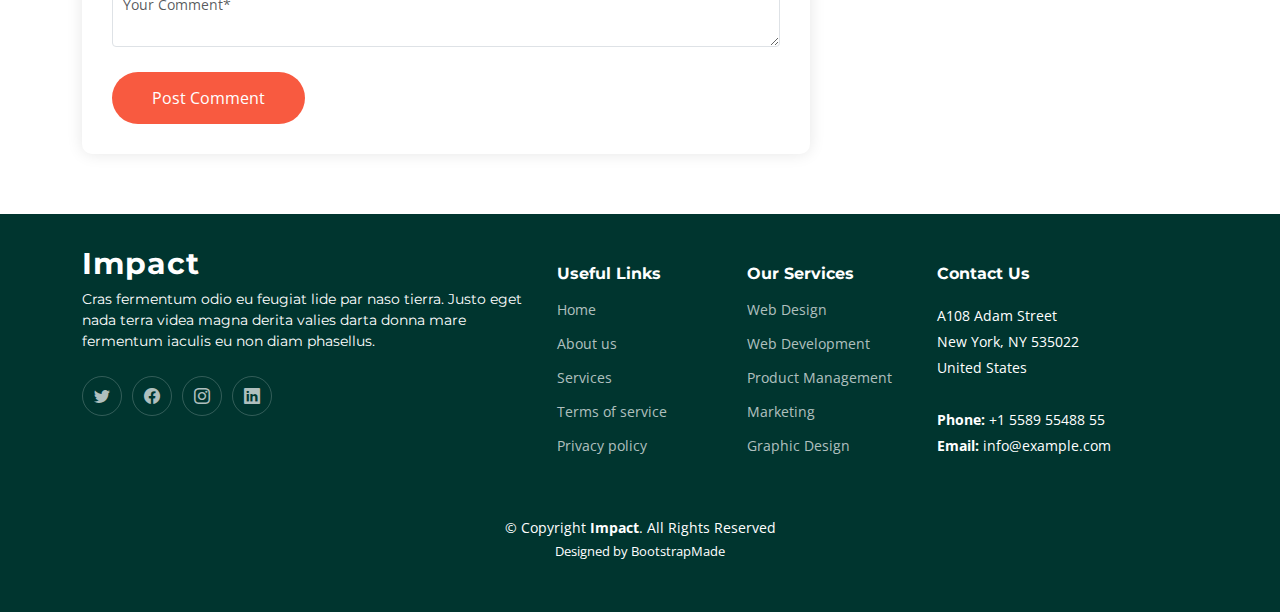
<file: blog-details.html>
<!DOCTYPE html>
<html lang="en">

<head>
  <meta charset="utf-8">
  <meta content="width=device-width, initial-scale=1.0" name="viewport">

  <title>Impact Bootstrap Template - Blog Details</title>
  <meta content="" name="description">
  <meta content="" name="keywords">

  <!-- Favicons -->
  <link href="assets/img/favicon.png" rel="icon">
  <link href="assets/img/apple-touch-icon.png" rel="apple-touch-icon">

  <!-- Google Fonts -->
  <link rel="preconnect" href="https://fonts.googleapis.com">
  <link rel="preconnect" href="https://fonts.gstatic.com" crossorigin>
  <link href="https://fonts.googleapis.com/css2?family=Open+Sans:ital,wght@0,300;0,400;0,500;0,600;0,700;1,300;1,400;1,600;1,700&family=Montserrat:ital,wght@0,300;0,400;0,500;0,600;0,700;1,300;1,400;1,500;1,600;1,700&family=Raleway:ital,wght@0,300;0,400;0,500;0,600;0,700;1,300;1,400;1,500;1,600;1,700&display=swap" rel="stylesheet">

  <!-- Vendor CSS Files -->
  <link href="assets/vendor/bootstrap/css/bootstrap.min.css" rel="stylesheet">
  <link href="assets/vendor/bootstrap-icons/bootstrap-icons.css" rel="stylesheet">
  <link href="assets/vendor/aos/aos.css" rel="stylesheet">
  <link href="assets/vendor/glightbox/css/glightbox.min.css" rel="stylesheet">
  <link href="assets/vendor/swiper/swiper-bundle.min.css" rel="stylesheet">

  <!-- Template Main CSS File -->
  <link href="assets/css/main.css" rel="stylesheet">

  <!-- =======================================================
  * Template Name: Impact
  * Updated: Sep 18 2023 with Bootstrap v5.3.2
  * Template URL: https://bootstrapmade.com/impact-bootstrap-business-website-template/
  * Author: BootstrapMade.com
  * License: https://bootstrapmade.com/license/
  ======================================================== -->
</head>

<body>

  <!-- ======= Header ======= -->
  <section id="topbar" class="topbar d-flex align-items-center">
    <div class="container d-flex justify-content-center justify-content-md-between">
      <div class="contact-info d-flex align-items-center">
        <i class="bi bi-envelope d-flex align-items-center"><a href="mailto:contact@example.com">contact@example.com</a></i>
        <i class="bi bi-phone d-flex align-items-center ms-4"><span>+1 5589 55488 55</span></i>
      </div>
      <div class="social-links d-none d-md-flex align-items-center">
        <a href="#" class="twitter"><i class="bi bi-twitter"></i></a>
        <a href="#" class="facebook"><i class="bi bi-facebook"></i></a>
        <a href="#" class="instagram"><i class="bi bi-instagram"></i></a>
        <a href="#" class="linkedin"><i class="bi bi-linkedin"></i></i></a>
      </div>
    </div>
  </section><!-- End Top Bar -->

  <header id="header" class="header d-flex align-items-center">

    <div class="container-fluid container-xl d-flex align-items-center justify-content-between">
      <a href="index.html" class="logo d-flex align-items-center">
        <!-- Uncomment the line below if you also wish to use an image logo -->
        <!-- <img src="assets/img/logo.png" alt=""> -->
        <h1>Impact<span>.</span></h1>
      </a>
      <nav id="navbar" class="navbar">
        <ul>
          <li><a href="#hero">Home</a></li>
          <li><a href="#about">About</a></li>
          <li><a href="#services">Services</a></li>
          <li><a href="#portfolio">Portfolio</a></li>
          <li><a href="#team">Team</a></li>
          <li><a href="blog.html">Blog</a></li>
          <li class="dropdown"><a href="#"><span>Drop Down</span> <i class="bi bi-chevron-down dropdown-indicator"></i></a>
            <ul>
              <li><a href="#">Drop Down 1</a></li>
              <li class="dropdown"><a href="#"><span>Deep Drop Down</span> <i class="bi bi-chevron-down dropdown-indicator"></i></a>
                <ul>
                  <li><a href="#">Deep Drop Down 1</a></li>
                  <li><a href="#">Deep Drop Down 2</a></li>
                  <li><a href="#">Deep Drop Down 3</a></li>
                  <li><a href="#">Deep Drop Down 4</a></li>
                  <li><a href="#">Deep Drop Down 5</a></li>
                </ul>
              </li>
              <li><a href="#">Drop Down 2</a></li>
              <li><a href="#">Drop Down 3</a></li>
              <li><a href="#">Drop Down 4</a></li>
            </ul>
          </li>
          <li><a href="#contact">Contact</a></li>
        </ul>
      </nav><!-- .navbar -->

      <i class="mobile-nav-toggle mobile-nav-show bi bi-list"></i>
      <i class="mobile-nav-toggle mobile-nav-hide d-none bi bi-x"></i>

    </div>
  </header><!-- End Header -->
  <!-- End Header -->

  <main id="main">

    <!-- ======= Breadcrumbs ======= -->
    <div class="breadcrumbs">
      <div class="page-header d-flex align-items-center" style="background-image: url('');">
        <div class="container position-relative">
          <div class="row d-flex justify-content-center">
            <div class="col-lg-6 text-center">
              <h2>Blog Details</h2>
              <p>Odio et unde deleniti. Deserunt numquam exercitationem. Officiis quo odio sint voluptas consequatur ut a odio voluptatem. Sit dolorum debitis veritatis natus dolores. Quasi ratione sint. Sit quaerat ipsum dolorem.</p>
            </div>
          </div>
        </div>
      </div>
      <nav>
        <div class="container">
          <ol>
            <li><a href="index.html">Home</a></li>
            <li>Blog Details</li>
          </ol>
        </div>
      </nav>
    </div><!-- End Breadcrumbs -->

    <!-- ======= Blog Details Section ======= -->
    <section id="blog" class="blog">
      <div class="container" data-aos="fade-up">

        <div class="row g-5">

          <div class="col-lg-8">

            <article class="blog-details">

              <div class="post-img">
                <img src="assets/img/blog/blog-1.jpg" alt="" class="img-fluid">
              </div>

              <h2 class="title">Dolorum optio tempore voluptas dignissimos cumque fuga qui quibusdam quia</h2>

              <div class="meta-top">
                <ul>
                  <li class="d-flex align-items-center"><i class="bi bi-person"></i> <a href="blog-details.html">John Doe</a></li>
                  <li class="d-flex align-items-center"><i class="bi bi-clock"></i> <a href="blog-details.html"><time datetime="2020-01-01">Jan 1, 2022</time></a></li>
                  <li class="d-flex align-items-center"><i class="bi bi-chat-dots"></i> <a href="blog-details.html">12 Comments</a></li>
                </ul>
              </div><!-- End meta top -->

              <div class="content">
                <p>
                  Similique neque nam consequuntur ad non maxime aliquam quas. Quibusdam animi praesentium. Aliquam et laboriosam eius aut nostrum quidem aliquid dicta.
                  Et eveniet enim. Qui velit est ea dolorem doloremque deleniti aperiam unde soluta. Est cum et quod quos aut ut et sit sunt. Voluptate porro consequatur assumenda perferendis dolore.
                </p>

                <p>
                  Sit repellat hic cupiditate hic ut nemo. Quis nihil sunt non reiciendis. Sequi in accusamus harum vel aspernatur. Excepturi numquam nihil cumque odio. Et voluptate cupiditate.
                </p>

                <blockquote>
                  <p>
                    Et vero doloremque tempore voluptatem ratione vel aut. Deleniti sunt animi aut. Aut eos aliquam doloribus minus autem quos.
                  </p>
                </blockquote>

                <p>
                  Sed quo laboriosam qui architecto. Occaecati repellendus omnis dicta inventore tempore provident voluptas mollitia aliquid. Id repellendus quia. Asperiores nihil magni dicta est suscipit perspiciatis. Voluptate ex rerum assumenda dolores nihil quaerat.
                  Dolor porro tempora et quibusdam voluptas. Beatae aut at ad qui tempore corrupti velit quisquam rerum. Omnis dolorum exercitationem harum qui qui blanditiis neque.
                  Iusto autem itaque. Repudiandae hic quae aspernatur ea neque qui. Architecto voluptatem magni. Vel magnam quod et tempora deleniti error rerum nihil tempora.
                </p>

                <h3>Et quae iure vel ut odit alias.</h3>
                <p>
                  Officiis animi maxime nulla quo et harum eum quis a. Sit hic in qui quos fugit ut rerum atque. Optio provident dolores atque voluptatem rem excepturi molestiae qui. Voluptatem laborum omnis ullam quibusdam perspiciatis nulla nostrum. Voluptatum est libero eum nesciunt aliquid qui.
                  Quia et suscipit non sequi. Maxime sed odit. Beatae nesciunt nesciunt accusamus quia aut ratione aspernatur dolor. Sint harum eveniet dicta exercitationem minima. Exercitationem omnis asperiores natus aperiam dolor consequatur id ex sed. Quibusdam rerum dolores sint consequatur quidem ea.
                  Beatae minima sunt libero soluta sapiente in rem assumenda. Et qui odit voluptatem. Cum quibusdam voluptatem voluptatem accusamus mollitia aut atque aut.
                </p>
                <img src="assets/img/blog/blog-inside-post.jpg" class="img-fluid" alt="">

                <h3>Ut repellat blanditiis est dolore sunt dolorum quae.</h3>
                <p>
                  Rerum ea est assumenda pariatur quasi et quam. Facilis nam porro amet nostrum. In assumenda quia quae a id praesentium. Quos deleniti libero sed occaecati aut porro autem. Consectetur sed excepturi sint non placeat quia repellat incidunt labore. Autem facilis hic dolorum dolores vel.
                  Consectetur quasi id et optio praesentium aut asperiores eaque aut. Explicabo omnis quibusdam esse. Ex libero illum iusto totam et ut aut blanditiis. Veritatis numquam ut illum ut a quam vitae.
                </p>
                <p>
                  Alias quia non aliquid. Eos et ea velit. Voluptatem maxime enim omnis ipsa voluptas incidunt. Nulla sit eaque mollitia nisi asperiores est veniam.
                </p>

              </div><!-- End post content -->

              <div class="meta-bottom">
                <i class="bi bi-folder"></i>
                <ul class="cats">
                  <li><a href="#">Business</a></li>
                </ul>

                <i class="bi bi-tags"></i>
                <ul class="tags">
                  <li><a href="#">Creative</a></li>
                  <li><a href="#">Tips</a></li>
                  <li><a href="#">Marketing</a></li>
                </ul>
              </div><!-- End meta bottom -->

            </article><!-- End blog post -->

            <div class="post-author d-flex align-items-center">
              <img src="assets/img/blog/blog-author.jpg" class="rounded-circle flex-shrink-0" alt="">
              <div>
                <h4>Jane Smith</h4>
                <div class="social-links">
                  <a href="https://twitters.com/#"><i class="bi bi-twitter"></i></a>
                  <a href="https://facebook.com/#"><i class="bi bi-facebook"></i></a>
                  <a href="https://instagram.com/#"><i class="biu bi-instagram"></i></a>
                </div>
                <p>
                  Itaque quidem optio quia voluptatibus dolorem dolor. Modi eum sed possimus accusantium. Quas repellat voluptatem officia numquam sint aspernatur voluptas. Esse et accusantium ut unde voluptas.
                </p>
              </div>
            </div><!-- End post author -->

            <div class="comments">

              <h4 class="comments-count">8 Comments</h4>

              <div id="comment-1" class="comment">
                <div class="d-flex">
                  <div class="comment-img"><img src="assets/img/blog/comments-1.jpg" alt=""></div>
                  <div>
                    <h5><a href="">Georgia Reader</a> <a href="#" class="reply"><i class="bi bi-reply-fill"></i> Reply</a></h5>
                    <time datetime="2020-01-01">01 Jan,2022</time>
                    <p>
                      Et rerum totam nisi. Molestiae vel quam dolorum vel voluptatem et et. Est ad aut sapiente quis molestiae est qui cum soluta.
                      Vero aut rerum vel. Rerum quos laboriosam placeat ex qui. Sint qui facilis et.
                    </p>
                  </div>
                </div>
              </div><!-- End comment #1 -->

              <div id="comment-2" class="comment">
                <div class="d-flex">
                  <div class="comment-img"><img src="assets/img/blog/comments-2.jpg" alt=""></div>
                  <div>
                    <h5><a href="">Aron Alvarado</a> <a href="#" class="reply"><i class="bi bi-reply-fill"></i> Reply</a></h5>
                    <time datetime="2020-01-01">01 Jan,2022</time>
                    <p>
                      Ipsam tempora sequi voluptatem quis sapiente non. Autem itaque eveniet saepe. Officiis illo ut beatae.
                    </p>
                  </div>
                </div>

                <div id="comment-reply-1" class="comment comment-reply">
                  <div class="d-flex">
                    <div class="comment-img"><img src="assets/img/blog/comments-3.jpg" alt=""></div>
                    <div>
                      <h5><a href="">Lynda Small</a> <a href="#" class="reply"><i class="bi bi-reply-fill"></i> Reply</a></h5>
                      <time datetime="2020-01-01">01 Jan,2022</time>
                      <p>
                        Enim ipsa eum fugiat fuga repellat. Commodi quo quo dicta. Est ullam aspernatur ut vitae quia mollitia id non. Qui ad quas nostrum rerum sed necessitatibus aut est. Eum officiis sed repellat maxime vero nisi natus. Amet nesciunt nesciunt qui illum omnis est et dolor recusandae.

                        Recusandae sit ad aut impedit et. Ipsa labore dolor impedit et natus in porro aut. Magnam qui cum. Illo similique occaecati nihil modi eligendi. Pariatur distinctio labore omnis incidunt et illum. Expedita et dignissimos distinctio laborum minima fugiat.

                        Libero corporis qui. Nam illo odio beatae enim ducimus. Harum reiciendis error dolorum non autem quisquam vero rerum neque.
                      </p>
                    </div>
                  </div>

                  <div id="comment-reply-2" class="comment comment-reply">
                    <div class="d-flex">
                      <div class="comment-img"><img src="assets/img/blog/comments-4.jpg" alt=""></div>
                      <div>
                        <h5><a href="">Sianna Ramsay</a> <a href="#" class="reply"><i class="bi bi-reply-fill"></i> Reply</a></h5>
                        <time datetime="2020-01-01">01 Jan,2022</time>
                        <p>
                          Et dignissimos impedit nulla et quo distinctio ex nemo. Omnis quia dolores cupiditate et. Ut unde qui eligendi sapiente omnis ullam. Placeat porro est commodi est officiis voluptas repellat quisquam possimus. Perferendis id consectetur necessitatibus.
                        </p>
                      </div>
                    </div>

                  </div><!-- End comment reply #2-->

                </div><!-- End comment reply #1-->

              </div><!-- End comment #2-->

              <div id="comment-3" class="comment">
                <div class="d-flex">
                  <div class="comment-img"><img src="assets/img/blog/comments-5.jpg" alt=""></div>
                  <div>
                    <h5><a href="">Nolan Davidson</a> <a href="#" class="reply"><i class="bi bi-reply-fill"></i> Reply</a></h5>
                    <time datetime="2020-01-01">01 Jan,2022</time>
                    <p>
                      Distinctio nesciunt rerum reprehenderit sed. Iste omnis eius repellendus quia nihil ut accusantium tempore. Nesciunt expedita id dolor exercitationem aspernatur aut quam ut. Voluptatem est accusamus iste at.
                      Non aut et et esse qui sit modi neque. Exercitationem et eos aspernatur. Ea est consequuntur officia beatae ea aut eos soluta. Non qui dolorum voluptatibus et optio veniam. Quam officia sit nostrum dolorem.
                    </p>
                  </div>
                </div>

              </div><!-- End comment #3 -->

              <div id="comment-4" class="comment">
                <div class="d-flex">
                  <div class="comment-img"><img src="assets/img/blog/comments-6.jpg" alt=""></div>
                  <div>
                    <h5><a href="">Kay Duggan</a> <a href="#" class="reply"><i class="bi bi-reply-fill"></i> Reply</a></h5>
                    <time datetime="2020-01-01">01 Jan,2022</time>
                    <p>
                      Dolorem atque aut. Omnis doloremque blanditiis quia eum porro quis ut velit tempore. Cumque sed quia ut maxime. Est ad aut cum. Ut exercitationem non in fugiat.
                    </p>
                  </div>
                </div>

              </div><!-- End comment #4 -->

              <div class="reply-form">

                <h4>Leave a Reply</h4>
                <p>Your email address will not be published. Required fields are marked * </p>
                <form action="">
                  <div class="row">
                    <div class="col-md-6 form-group">
                      <input name="name" type="text" class="form-control" placeholder="Your Name*">
                    </div>
                    <div class="col-md-6 form-group">
                      <input name="email" type="text" class="form-control" placeholder="Your Email*">
                    </div>
                  </div>
                  <div class="row">
                    <div class="col form-group">
                      <input name="website" type="text" class="form-control" placeholder="Your Website">
                    </div>
                  </div>
                  <div class="row">
                    <div class="col form-group">
                      <textarea name="comment" class="form-control" placeholder="Your Comment*"></textarea>
                    </div>
                  </div>
                  <button type="submit" class="btn btn-primary">Post Comment</button>

                </form>

              </div>

            </div><!-- End blog comments -->

          </div>

          <div class="col-lg-4">

            <div class="sidebar">

              <div class="sidebar-item search-form">
                <h3 class="sidebar-title">Search</h3>
                <form action="" class="mt-3">
                  <input type="text">
                  <button type="submit"><i class="bi bi-search"></i></button>
                </form>
              </div><!-- End sidebar search formn-->

              <div class="sidebar-item categories">
                <h3 class="sidebar-title">Categories</h3>
                <ul class="mt-3">
                  <li><a href="#">General <span>(25)</span></a></li>
                  <li><a href="#">Lifestyle <span>(12)</span></a></li>
                  <li><a href="#">Travel <span>(5)</span></a></li>
                  <li><a href="#">Design <span>(22)</span></a></li>
                  <li><a href="#">Creative <span>(8)</span></a></li>
                  <li><a href="#">Educaion <span>(14)</span></a></li>
                </ul>
              </div><!-- End sidebar categories-->

              <div class="sidebar-item recent-posts">
                <h3 class="sidebar-title">Recent Posts</h3>

                <div class="mt-3">

                  <div class="post-item mt-3">
                    <img src="assets/img/blog/blog-recent-1.jpg" alt="">
                    <div>
                      <h4><a href="blog-details.html">Nihil blanditiis at in nihil autem</a></h4>
                      <time datetime="2020-01-01">Jan 1, 2020</time>
                    </div>
                  </div><!-- End recent post item-->

                  <div class="post-item">
                    <img src="assets/img/blog/blog-recent-2.jpg" alt="">
                    <div>
                      <h4><a href="blog-details.html">Quidem autem et impedit</a></h4>
                      <time datetime="2020-01-01">Jan 1, 2020</time>
                    </div>
                  </div><!-- End recent post item-->

                  <div class="post-item">
                    <img src="assets/img/blog/blog-recent-3.jpg" alt="">
                    <div>
                      <h4><a href="blog-details.html">Id quia et et ut maxime similique occaecati ut</a></h4>
                      <time datetime="2020-01-01">Jan 1, 2020</time>
                    </div>
                  </div><!-- End recent post item-->

                  <div class="post-item">
                    <img src="assets/img/blog/blog-recent-4.jpg" alt="">
                    <div>
                      <h4><a href="blog-details.html">Laborum corporis quo dara net para</a></h4>
                      <time datetime="2020-01-01">Jan 1, 2020</time>
                    </div>
                  </div><!-- End recent post item-->

                  <div class="post-item">
                    <img src="assets/img/blog/blog-recent-5.jpg" alt="">
                    <div>
                      <h4><a href="blog-details.html">Et dolores corrupti quae illo quod dolor</a></h4>
                      <time datetime="2020-01-01">Jan 1, 2020</time>
                    </div>
                  </div><!-- End recent post item-->

                </div>

              </div><!-- End sidebar recent posts-->

              <div class="sidebar-item tags">
                <h3 class="sidebar-title">Tags</h3>
                <ul class="mt-3">
                  <li><a href="#">App</a></li>
                  <li><a href="#">IT</a></li>
                  <li><a href="#">Business</a></li>
                  <li><a href="#">Mac</a></li>
                  <li><a href="#">Design</a></li>
                  <li><a href="#">Office</a></li>
                  <li><a href="#">Creative</a></li>
                  <li><a href="#">Studio</a></li>
                  <li><a href="#">Smart</a></li>
                  <li><a href="#">Tips</a></li>
                  <li><a href="#">Marketing</a></li>
                </ul>
              </div><!-- End sidebar tags-->

            </div><!-- End Blog Sidebar -->

          </div>
        </div>

      </div>
    </section><!-- End Blog Details Section -->

  </main><!-- End #main -->

  <!-- ======= Footer ======= -->
  <footer id="footer" class="footer">

    <div class="container">
      <div class="row gy-4">
        <div class="col-lg-5 col-md-12 footer-info">
          <a href="index.html" class="logo d-flex align-items-center">
            <span>Impact</span>
          </a>
          <p>Cras fermentum odio eu feugiat lide par naso tierra. Justo eget nada terra videa magna derita valies darta donna mare fermentum iaculis eu non diam phasellus.</p>
          <div class="social-links d-flex mt-4">
            <a href="#" class="twitter"><i class="bi bi-twitter"></i></a>
            <a href="#" class="facebook"><i class="bi bi-facebook"></i></a>
            <a href="#" class="instagram"><i class="bi bi-instagram"></i></a>
            <a href="#" class="linkedin"><i class="bi bi-linkedin"></i></a>
          </div>
        </div>

        <div class="col-lg-2 col-6 footer-links">
          <h4>Useful Links</h4>
          <ul>
            <li><a href="#">Home</a></li>
            <li><a href="#">About us</a></li>
            <li><a href="#">Services</a></li>
            <li><a href="#">Terms of service</a></li>
            <li><a href="#">Privacy policy</a></li>
          </ul>
        </div>

        <div class="col-lg-2 col-6 footer-links">
          <h4>Our Services</h4>
          <ul>
            <li><a href="#">Web Design</a></li>
            <li><a href="#">Web Development</a></li>
            <li><a href="#">Product Management</a></li>
            <li><a href="#">Marketing</a></li>
            <li><a href="#">Graphic Design</a></li>
          </ul>
        </div>

        <div class="col-lg-3 col-md-12 footer-contact text-center text-md-start">
          <h4>Contact Us</h4>
          <p>
            A108 Adam Street <br>
            New York, NY 535022<br>
            United States <br><br>
            <strong>Phone:</strong> +1 5589 55488 55<br>
            <strong>Email:</strong> info@example.com<br>
          </p>

        </div>

      </div>
    </div>

    <div class="container mt-4">
      <div class="copyright">
        &copy; Copyright <strong><span>Impact</span></strong>. All Rights Reserved
      </div>
      <div class="credits">
        <!-- All the links in the footer should remain intact. -->
        <!-- You can delete the links only if you purchased the pro version. -->
        <!-- Licensing information: https://bootstrapmade.com/license/ -->
        <!-- Purchase the pro version with working PHP/AJAX contact form: https://bootstrapmade.com/impact-bootstrap-business-website-template/ -->
        Designed by <a href="https://bootstrapmade.com/">BootstrapMade</a>
      </div>
    </div>

  </footer><!-- End Footer -->
  <!-- End Footer -->

  <a href="#" class="scroll-top d-flex align-items-center justify-content-center"><i class="bi bi-arrow-up-short"></i></a>

  <div id="preloader"></div>

  <!-- Vendor JS Files -->
  <script src="assets/vendor/bootstrap/js/bootstrap.bundle.min.js"></script>
  <script src="assets/vendor/aos/aos.js"></script>
  <script src="assets/vendor/glightbox/js/glightbox.min.js"></script>
  <script src="assets/vendor/purecounter/purecounter_vanilla.js"></script>
  <script src="assets/vendor/swiper/swiper-bundle.min.js"></script>
  <script src="assets/vendor/isotope-layout/isotope.pkgd.min.js"></script>
  <script src="assets/vendor/php-email-form/validate.js"></script>

  <!-- Template Main JS File -->
  <script src="assets/js/main.js"></script>

</body>

</html>
</file>
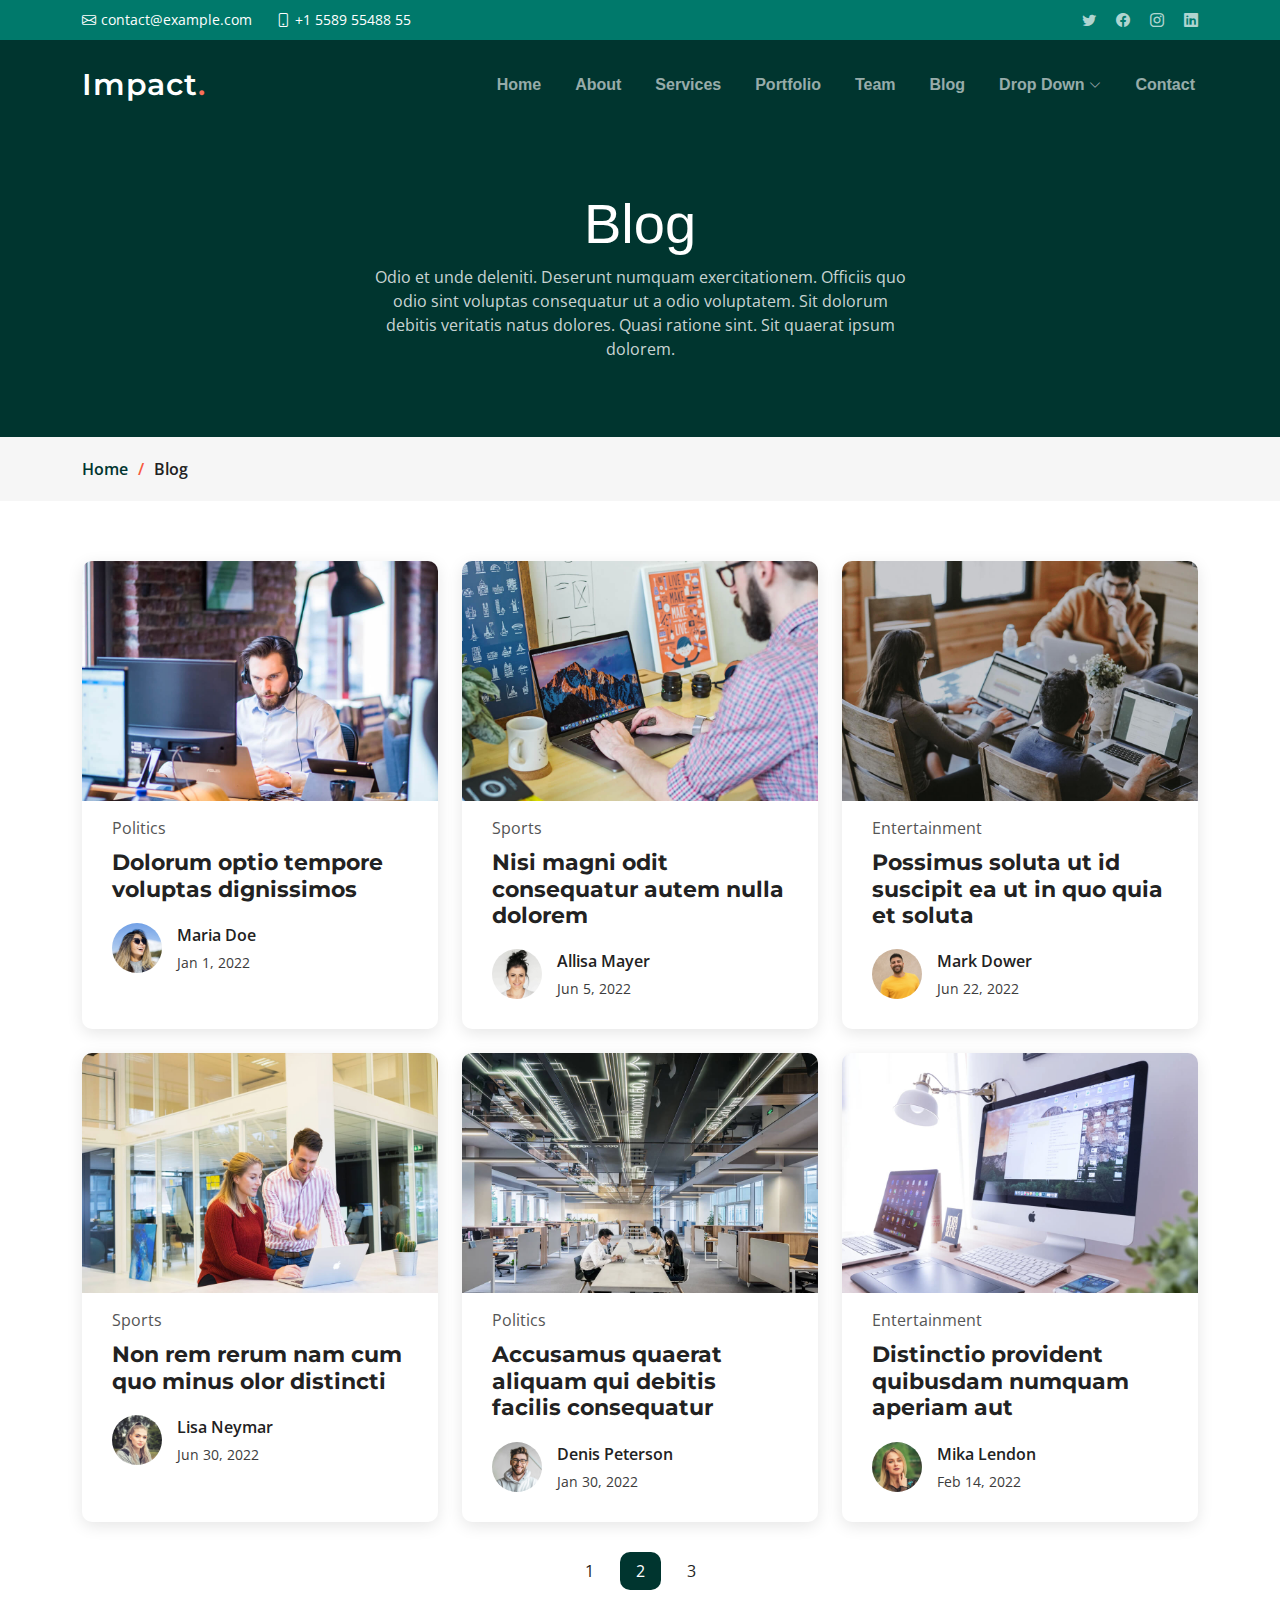
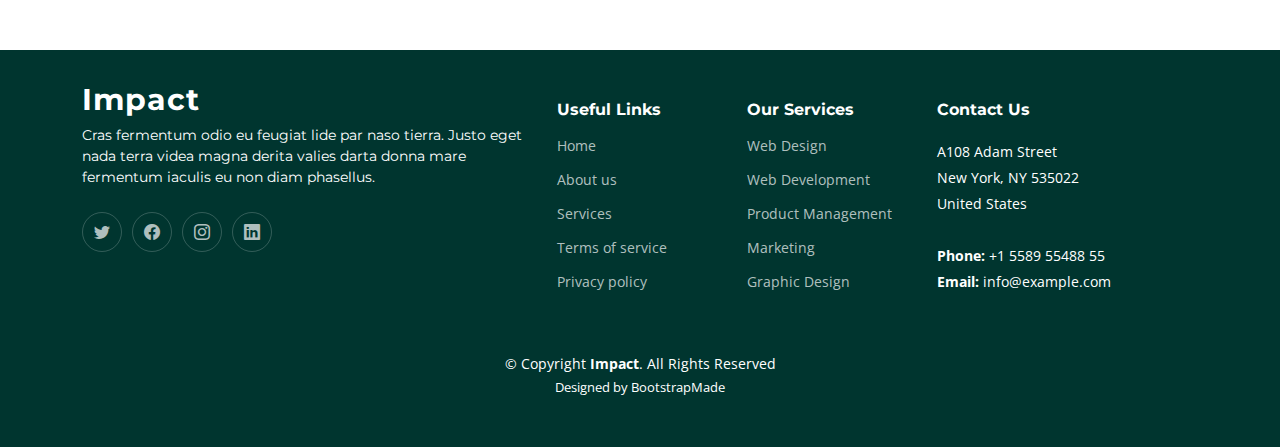
<file: blog.html>
<!DOCTYPE html>
<html lang="en">

<head>
  <meta charset="utf-8">
  <meta content="width=device-width, initial-scale=1.0" name="viewport">

  <title>Impact Bootstrap Template - Blog</title>
  <meta content="" name="description">
  <meta content="" name="keywords">

  <!-- Favicons -->
  <link href="assets/img/favicon.png" rel="icon">
  <link href="assets/img/apple-touch-icon.png" rel="apple-touch-icon">

  <!-- Google Fonts -->
  <link rel="preconnect" href="https://fonts.googleapis.com">
  <link rel="preconnect" href="https://fonts.gstatic.com" crossorigin>
  <link href="https://fonts.googleapis.com/css2?family=Open+Sans:ital,wght@0,300;0,400;0,500;0,600;0,700;1,300;1,400;1,600;1,700&family=Montserrat:ital,wght@0,300;0,400;0,500;0,600;0,700;1,300;1,400;1,500;1,600;1,700&family=Raleway:ital,wght@0,300;0,400;0,500;0,600;0,700;1,300;1,400;1,500;1,600;1,700&display=swap" rel="stylesheet">

  <!-- Vendor CSS Files -->
  <link href="assets/vendor/bootstrap/css/bootstrap.min.css" rel="stylesheet">
  <link href="assets/vendor/bootstrap-icons/bootstrap-icons.css" rel="stylesheet">
  <link href="assets/vendor/aos/aos.css" rel="stylesheet">
  <link href="assets/vendor/glightbox/css/glightbox.min.css" rel="stylesheet">
  <link href="assets/vendor/swiper/swiper-bundle.min.css" rel="stylesheet">

  <!-- Template Main CSS File -->
  <link href="assets/css/main.css" rel="stylesheet">

  <!-- =======================================================
  * Template Name: Impact
  * Updated: Sep 18 2023 with Bootstrap v5.3.2
  * Template URL: https://bootstrapmade.com/impact-bootstrap-business-website-template/
  * Author: BootstrapMade.com
  * License: https://bootstrapmade.com/license/
  ======================================================== -->
</head>

<body>

  <!-- ======= Header ======= -->
  <section id="topbar" class="topbar d-flex align-items-center">
    <div class="container d-flex justify-content-center justify-content-md-between">
      <div class="contact-info d-flex align-items-center">
        <i class="bi bi-envelope d-flex align-items-center"><a href="mailto:contact@example.com">contact@example.com</a></i>
        <i class="bi bi-phone d-flex align-items-center ms-4"><span>+1 5589 55488 55</span></i>
      </div>
      <div class="social-links d-none d-md-flex align-items-center">
        <a href="#" class="twitter"><i class="bi bi-twitter"></i></a>
        <a href="#" class="facebook"><i class="bi bi-facebook"></i></a>
        <a href="#" class="instagram"><i class="bi bi-instagram"></i></a>
        <a href="#" class="linkedin"><i class="bi bi-linkedin"></i></i></a>
      </div>
    </div>
  </section><!-- End Top Bar -->

  <header id="header" class="header d-flex align-items-center">

    <div class="container-fluid container-xl d-flex align-items-center justify-content-between">
      <a href="index.html" class="logo d-flex align-items-center">
        <!-- Uncomment the line below if you also wish to use an image logo -->
        <!-- <img src="assets/img/logo.png" alt=""> -->
        <h1>Impact<span>.</span></h1>
      </a>
      <nav id="navbar" class="navbar">
        <ul>
          <li><a href="#hero">Home</a></li>
          <li><a href="#about">About</a></li>
          <li><a href="#services">Services</a></li>
          <li><a href="#portfolio">Portfolio</a></li>
          <li><a href="#team">Team</a></li>
          <li><a href="blog.html">Blog</a></li>
          <li class="dropdown"><a href="#"><span>Drop Down</span> <i class="bi bi-chevron-down dropdown-indicator"></i></a>
            <ul>
              <li><a href="#">Drop Down 1</a></li>
              <li class="dropdown"><a href="#"><span>Deep Drop Down</span> <i class="bi bi-chevron-down dropdown-indicator"></i></a>
                <ul>
                  <li><a href="#">Deep Drop Down 1</a></li>
                  <li><a href="#">Deep Drop Down 2</a></li>
                  <li><a href="#">Deep Drop Down 3</a></li>
                  <li><a href="#">Deep Drop Down 4</a></li>
                  <li><a href="#">Deep Drop Down 5</a></li>
                </ul>
              </li>
              <li><a href="#">Drop Down 2</a></li>
              <li><a href="#">Drop Down 3</a></li>
              <li><a href="#">Drop Down 4</a></li>
            </ul>
          </li>
          <li><a href="#contact">Contact</a></li>
        </ul>
      </nav><!-- .navbar -->

      <i class="mobile-nav-toggle mobile-nav-show bi bi-list"></i>
      <i class="mobile-nav-toggle mobile-nav-hide d-none bi bi-x"></i>

    </div>
  </header><!-- End Header -->
  <!-- End Header -->

  <main id="main">

    <!-- ======= Breadcrumbs ======= -->
    <div class="breadcrumbs">
      <div class="page-header d-flex align-items-center" style="background-image: url('');">
        <div class="container position-relative">
          <div class="row d-flex justify-content-center">
            <div class="col-lg-6 text-center">
              <h2>Blog</h2>
              <p>Odio et unde deleniti. Deserunt numquam exercitationem. Officiis quo odio sint voluptas consequatur ut a odio voluptatem. Sit dolorum debitis veritatis natus dolores. Quasi ratione sint. Sit quaerat ipsum dolorem.</p>
            </div>
          </div>
        </div>
      </div>
      <nav>
        <div class="container">
          <ol>
            <li><a href="index.html">Home</a></li>
            <li>Blog</li>
          </ol>
        </div>
      </nav>
    </div><!-- End Breadcrumbs -->

    <!-- ======= Blog Section ======= -->
    <section id="blog" class="blog">
      <div class="container" data-aos="fade-up">

        <div class="row gy-4 posts-list">

          <div class="col-xl-4 col-md-6">
            <article>

              <div class="post-img">
                <img src="assets/img/blog/blog-1.jpg" alt="" class="img-fluid">
              </div>

              <p class="post-category">Politics</p>

              <h2 class="title">
                <a href="blog-details.html">Dolorum optio tempore voluptas dignissimos</a>
              </h2>

              <div class="d-flex align-items-center">
                <img src="assets/img/blog/blog-author.jpg" alt="" class="img-fluid post-author-img flex-shrink-0">
                <div class="post-meta">
                  <p class="post-author-list">Maria Doe</p>
                  <p class="post-date">
                    <time datetime="2022-01-01">Jan 1, 2022</time>
                  </p>
                </div>
              </div>

            </article>
          </div><!-- End post list item -->

          <div class="col-xl-4 col-md-6">
            <article>

              <div class="post-img">
                <img src="assets/img/blog/blog-2.jpg" alt="" class="img-fluid">
              </div>

              <p class="post-category">Sports</p>

              <h2 class="title">
                <a href="blog-details.html">Nisi magni odit consequatur autem nulla dolorem</a>
              </h2>

              <div class="d-flex align-items-center">
                <img src="assets/img/blog/blog-author-2.jpg" alt="" class="img-fluid post-author-img flex-shrink-0">
                <div class="post-meta">
                  <p class="post-author-list">Allisa Mayer</p>
                  <p class="post-date">
                    <time datetime="2022-01-01">Jun 5, 2022</time>
                  </p>
                </div>
              </div>

            </article>
          </div><!-- End post list item -->

          <div class="col-xl-4 col-md-6">
            <article>

              <div class="post-img">
                <img src="assets/img/blog/blog-3.jpg" alt="" class="img-fluid">
              </div>

              <p class="post-category">Entertainment</p>

              <h2 class="title">
                <a href="blog-details.html">Possimus soluta ut id suscipit ea ut in quo quia et soluta</a>
              </h2>

              <div class="d-flex align-items-center">
                <img src="assets/img/blog/blog-author-3.jpg" alt="" class="img-fluid post-author-img flex-shrink-0">
                <div class="post-meta">
                  <p class="post-author-list">Mark Dower</p>
                  <p class="post-date">
                    <time datetime="2022-01-01">Jun 22, 2022</time>
                  </p>
                </div>
              </div>

            </article>
          </div><!-- End post list item -->

          <div class="col-xl-4 col-md-6">
            <article>

              <div class="post-img">
                <img src="assets/img/blog/blog-4.jpg" alt="" class="img-fluid">
              </div>

              <p class="post-category">Sports</p>

              <h2 class="title">
                <a href="blog-details.html">Non rem rerum nam cum quo minus olor distincti</a>
              </h2>

              <div class="d-flex align-items-center">
                <img src="assets/img/blog/blog-author-4.jpg" alt="" class="img-fluid post-author-img flex-shrink-0">
                <div class="post-meta">
                  <p class="post-author-list">Lisa Neymar</p>
                  <p class="post-date">
                    <time datetime="2022-01-01">Jun 30, 2022</time>
                  </p>
                </div>
              </div>

            </article>
          </div><!-- End post list item -->

          <div class="col-xl-4 col-md-6">
            <article>

              <div class="post-img">
                <img src="assets/img/blog/blog-5.jpg" alt="" class="img-fluid">
              </div>

              <p class="post-category">Politics</p>

              <h2 class="title">
                <a href="blog-details.html">Accusamus quaerat aliquam qui debitis facilis consequatur</a>
              </h2>

              <div class="d-flex align-items-center">
                <img src="assets/img/blog/blog-author-5.jpg" alt="" class="img-fluid post-author-img flex-shrink-0">
                <div class="post-meta">
                  <p class="post-author-list">Denis Peterson</p>
                  <p class="post-date">
                    <time datetime="2022-01-01">Jan 30, 2022</time>
                  </p>
                </div>
              </div>

            </article>
          </div><!-- End post list item -->

          <div class="col-xl-4 col-md-6">
            <article>

              <div class="post-img">
                <img src="assets/img/blog/blog-6.jpg" alt="" class="img-fluid">
              </div>

              <p class="post-category">Entertainment</p>

              <h2 class="title">
                <a href="blog-details.html">Distinctio provident quibusdam numquam aperiam aut</a>
              </h2>

              <div class="d-flex align-items-center">
                <img src="assets/img/blog/blog-author-6.jpg" alt="" class="img-fluid post-author-img flex-shrink-0">
                <div class="post-meta">
                  <p class="post-author-list">Mika Lendon</p>
                  <p class="post-date">
                    <time datetime="2022-01-01">Feb 14, 2022</time>
                  </p>
                </div>
              </div>

            </article>
          </div><!-- End post list item -->

        </div><!-- End blog posts list -->

        <div class="blog-pagination">
          <ul class="justify-content-center">
            <li><a href="#">1</a></li>
            <li class="active"><a href="#">2</a></li>
            <li><a href="#">3</a></li>
          </ul>
        </div><!-- End blog pagination -->

      </div>
    </section><!-- End Blog Section -->

  </main><!-- End #main -->

  <!-- ======= Footer ======= -->
  <footer id="footer" class="footer">

    <div class="container">
      <div class="row gy-4">
        <div class="col-lg-5 col-md-12 footer-info">
          <a href="index.html" class="logo d-flex align-items-center">
            <span>Impact</span>
          </a>
          <p>Cras fermentum odio eu feugiat lide par naso tierra. Justo eget nada terra videa magna derita valies darta donna mare fermentum iaculis eu non diam phasellus.</p>
          <div class="social-links d-flex mt-4">
            <a href="#" class="twitter"><i class="bi bi-twitter"></i></a>
            <a href="#" class="facebook"><i class="bi bi-facebook"></i></a>
            <a href="#" class="instagram"><i class="bi bi-instagram"></i></a>
            <a href="#" class="linkedin"><i class="bi bi-linkedin"></i></a>
          </div>
        </div>

        <div class="col-lg-2 col-6 footer-links">
          <h4>Useful Links</h4>
          <ul>
            <li><a href="#">Home</a></li>
            <li><a href="#">About us</a></li>
            <li><a href="#">Services</a></li>
            <li><a href="#">Terms of service</a></li>
            <li><a href="#">Privacy policy</a></li>
          </ul>
        </div>

        <div class="col-lg-2 col-6 footer-links">
          <h4>Our Services</h4>
          <ul>
            <li><a href="#">Web Design</a></li>
            <li><a href="#">Web Development</a></li>
            <li><a href="#">Product Management</a></li>
            <li><a href="#">Marketing</a></li>
            <li><a href="#">Graphic Design</a></li>
          </ul>
        </div>

        <div class="col-lg-3 col-md-12 footer-contact text-center text-md-start">
          <h4>Contact Us</h4>
          <p>
            A108 Adam Street <br>
            New York, NY 535022<br>
            United States <br><br>
            <strong>Phone:</strong> +1 5589 55488 55<br>
            <strong>Email:</strong> info@example.com<br>
          </p>

        </div>

      </div>
    </div>

    <div class="container mt-4">
      <div class="copyright">
        &copy; Copyright <strong><span>Impact</span></strong>. All Rights Reserved
      </div>
      <div class="credits">
        <!-- All the links in the footer should remain intact. -->
        <!-- You can delete the links only if you purchased the pro version. -->
        <!-- Licensing information: https://bootstrapmade.com/license/ -->
        <!-- Purchase the pro version with working PHP/AJAX contact form: https://bootstrapmade.com/impact-bootstrap-business-website-template/ -->
        Designed by <a href="https://bootstrapmade.com/">BootstrapMade</a>
      </div>
    </div>

  </footer><!-- End Footer -->
  <!-- End Footer -->

  <a href="#" class="scroll-top d-flex align-items-center justify-content-center"><i class="bi bi-arrow-up-short"></i></a>

  <div id="preloader"></div>

  <!-- Vendor JS Files -->
  <script src="assets/vendor/bootstrap/js/bootstrap.bundle.min.js"></script>
  <script src="assets/vendor/aos/aos.js"></script>
  <script src="assets/vendor/glightbox/js/glightbox.min.js"></script>
  <script src="assets/vendor/purecounter/purecounter_vanilla.js"></script>
  <script src="assets/vendor/swiper/swiper-bundle.min.js"></script>
  <script src="assets/vendor/isotope-layout/isotope.pkgd.min.js"></script>
  <script src="assets/vendor/php-email-form/validate.js"></script>

  <!-- Template Main JS File -->
  <script src="assets/js/main.js"></script>

</body>

</html>
</file>
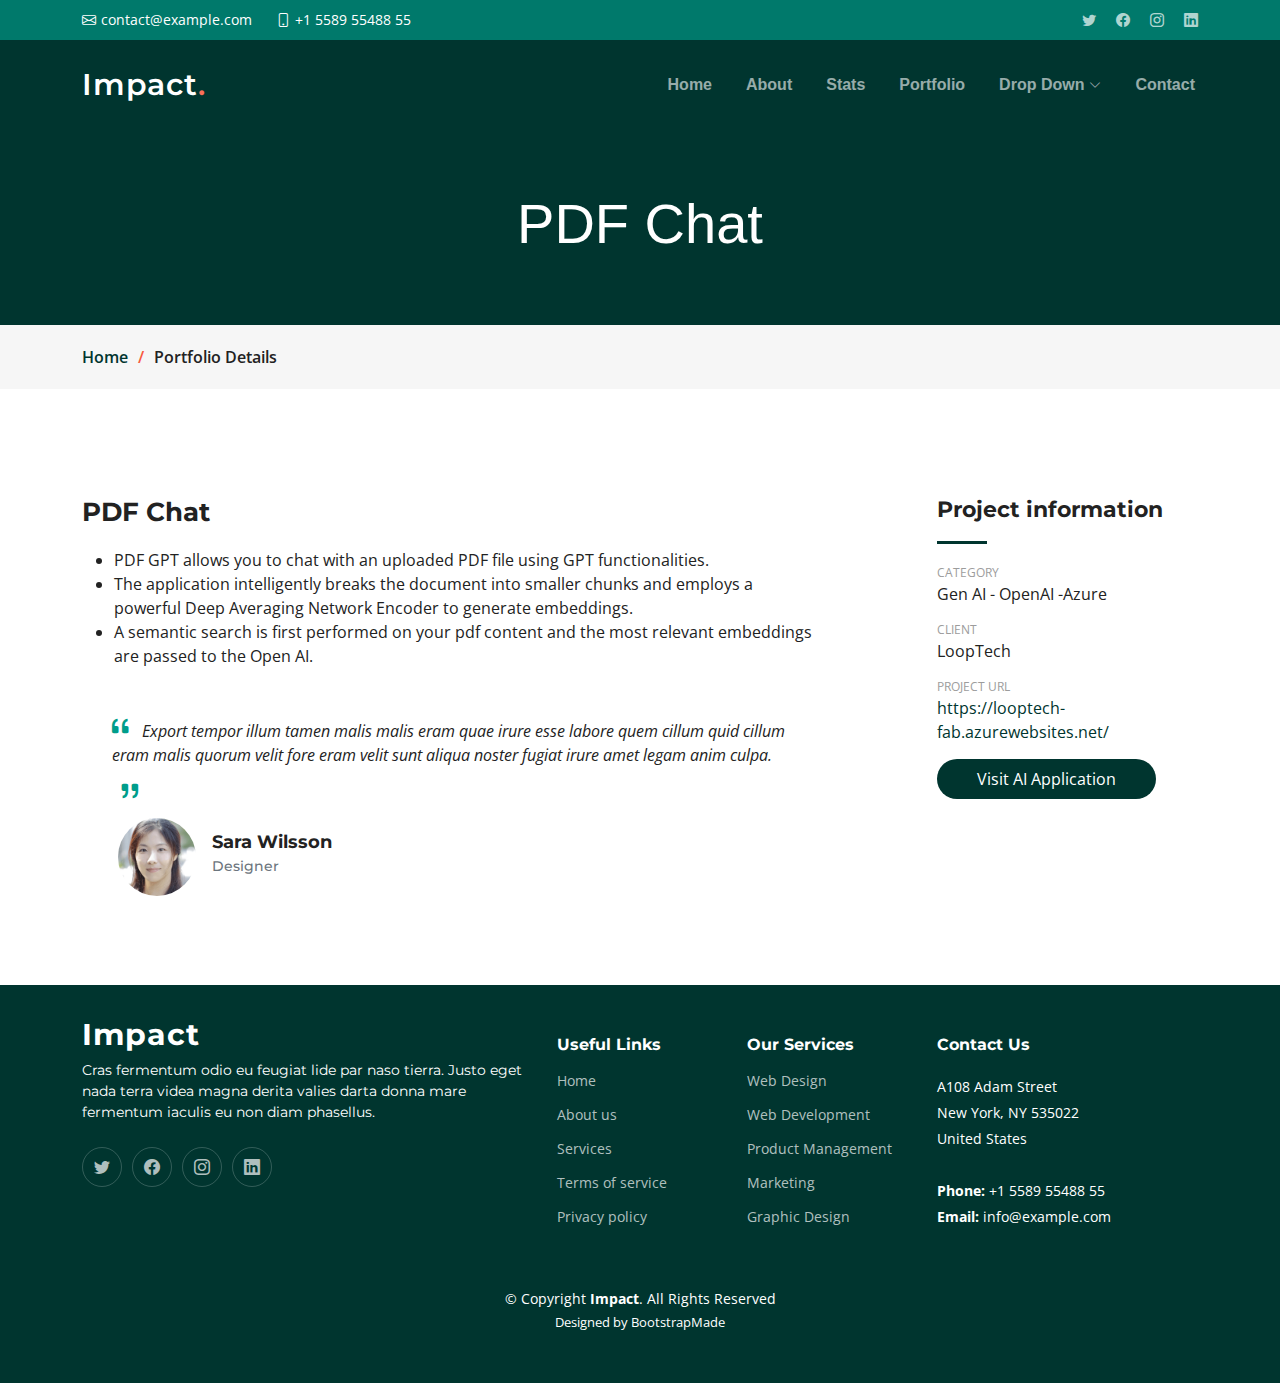
<file: pdf-chat.html>
<!DOCTYPE html>
<html lang="en">

<head>
  <meta charset="utf-8">
  <meta content="width=device-width, initial-scale=1.0" name="viewport">

  <title>Impact Bootstrap Template - Portfolio Details</title>
  <meta content="" name="description">
  <meta content="" name="keywords">

  <!-- Favicons -->
  <link href="assets/img/favicon.png" rel="icon">
  <link href="assets/img/apple-touch-icon.png" rel="apple-touch-icon">

  <!-- Google Fonts -->
  <link rel="preconnect" href="https://fonts.googleapis.com">
  <link rel="preconnect" href="https://fonts.gstatic.com" crossorigin>
  <link href="https://fonts.googleapis.com/css2?family=Open+Sans:ital,wght@0,300;0,400;0,500;0,600;0,700;1,300;1,400;1,600;1,700&family=Montserrat:ital,wght@0,300;0,400;0,500;0,600;0,700;1,300;1,400;1,500;1,600;1,700&family=Raleway:ital,wght@0,300;0,400;0,500;0,600;0,700;1,300;1,400;1,500;1,600;1,700&display=swap" rel="stylesheet">

  <!-- Vendor CSS Files -->
  <link href="assets/vendor/bootstrap/css/bootstrap.min.css" rel="stylesheet">
  <link href="assets/vendor/bootstrap-icons/bootstrap-icons.css" rel="stylesheet">
  <link href="assets/vendor/aos/aos.css" rel="stylesheet">
  <link href="assets/vendor/glightbox/css/glightbox.min.css" rel="stylesheet">
  <link href="assets/vendor/swiper/swiper-bundle.min.css" rel="stylesheet">

  <!-- Template Main CSS File -->
  <link href="assets/css/main.css" rel="stylesheet">

  <!-- =======================================================
  * Template Name: Impact
  * Updated: Sep 18 2023 with Bootstrap v5.3.2
  * Template URL: https://bootstrapmade.com/impact-bootstrap-business-website-template/
  * Author: BootstrapMade.com
  * License: https://bootstrapmade.com/license/
  ======================================================== -->
</head>

<body>

  <!-- ======= Header ======= -->
  <section id="topbar" class="topbar d-flex align-items-center">
    <div class="container d-flex justify-content-center justify-content-md-between">
      <div class="contact-info d-flex align-items-center">
        <i class="bi bi-envelope d-flex align-items-center"><a href="mailto:contact@example.com">contact@example.com</a></i>
        <i class="bi bi-phone d-flex align-items-center ms-4"><span>+1 5589 55488 55</span></i>
      </div>
      <div class="social-links d-none d-md-flex align-items-center">
        <a href="#" class="twitter"><i class="bi bi-twitter"></i></a>
        <a href="#" class="facebook"><i class="bi bi-facebook"></i></a>
        <a href="#" class="instagram"><i class="bi bi-instagram"></i></a>
        <a href="#" class="linkedin"><i class="bi bi-linkedin"></i></i></a>
      </div>
    </div>
  </section><!-- End Top Bar -->

  <header id="header" class="header d-flex align-items-center">

    <div class="container-fluid container-xl d-flex align-items-center justify-content-between">
      <a href="index.html" class="logo d-flex align-items-center">
        <!-- Uncomment the line below if you also wish to use an image logo -->
        <!-- <img src="assets/img/logo.png" alt=""> -->
        <h1>Impact<span>.</span></h1>
      </a>
      <nav id="navbar" class="navbar">
        <ul>
          <li><a href="#hero">Home</a></li>
          <li><a href="#about">About</a></li>
          <li><a href="#stats-counter">Stats</a></li>
          <li><a href="#portfolio">Portfolio</a></li>
          <li class="dropdown"><a href="#"><span>Drop Down</span> <i class="bi bi-chevron-down dropdown-indicator"></i></a>
            <ul>
              <li><a href="#">Drop Down 1</a></li>
              <li class="dropdown"><a href="#"><span>Deep Drop Down</span> <i class="bi bi-chevron-down dropdown-indicator"></i></a>
                <ul>
                  <li><a href="#">Deep Drop Down 1</a></li>
                  <li><a href="#">Deep Drop Down 2</a></li>
                  <li><a href="#">Deep Drop Down 3</a></li>
                  <li><a href="#">Deep Drop Down 4</a></li>
                  <li><a href="#">Deep Drop Down 5</a></li>
                </ul>
              </li>
              <li><a href="#">Drop Down 2</a></li>
              <li><a href="#">Drop Down 3</a></li>
              <li><a href="#">Drop Down 4</a></li>
            </ul>
          </li>
          <li><a href="#contact">Contact</a></li>
        </ul>
      </nav><!-- .navbar -->

      <i class="mobile-nav-toggle mobile-nav-show bi bi-list"></i>
      <i class="mobile-nav-toggle mobile-nav-hide d-none bi bi-x"></i>

    </div>
  </header><!-- End Header -->
  <!-- End Header -->

  <main id="main">

    <!-- ======= Breadcrumbs ======= -->
    <div class="breadcrumbs">
      <div class="page-header d-flex align-items-center" style="background-image: url('');">
        <div class="container position-relative">
          <div class="row d-flex justify-content-center">
            <div class="col-lg-6 text-center">
              <h2>PDF Chat</h2>
         
              </ul>
            </div>
          </div>
        </div>
      </div>
      <nav>
        <div class="container">
          <ol>
            <li><a href="index.html">Home</a></li>
            <li>Portfolio Details</li>
          </ol>
        </div>
      </nav>
    </div><!-- End Breadcrumbs -->

    <!-- ======= Portfolio Details Section ======= -->
    <section id="portfolio-details" class="portfolio-details">
      <div class="container" data-aos="fade-up">
        <div class="row justify-content-between gy-4 mt-4">

          <div class="col-lg-8">
            <div class="portfolio-description">
              <h2>PDF Chat</h2>
              <ul>
                <li>PDF GPT allows you to chat with an uploaded PDF file using GPT functionalities.</li>
                <li>The application intelligently breaks the document into smaller chunks and employs a powerful Deep Averaging Network Encoder to generate embeddings.</li>
                <li>A semantic search is first performed on your pdf content and the most relevant embeddings are passed to the Open AI.</li>
              </ul>

              <div class="testimonial-item">
                <p>
                  <i class="bi bi-quote quote-icon-left"></i>
                  Export tempor illum tamen malis malis eram quae irure esse labore quem cillum quid cillum eram malis quorum velit fore eram velit sunt aliqua noster fugiat irure amet legam anim culpa.
                  <i class="bi bi-quote quote-icon-right"></i>
                </p>
                <div>
                  <img src="assets/img/testimonials/testimonials-2.jpg" class="testimonial-img" alt="">
                  <h3>Sara Wilsson</h3>
                  <h4>Designer</h4>
                </div>
              </div>
            </div>
          </div>

          <div class="col-lg-3">
            <div class="portfolio-info">
              <h3>Project information</h3>
              <ul>
                <li><strong>Category</strong> <span>Gen AI - OpenAI -Azure</span></li>
                <li><strong>Client</strong> <span>LoopTech</span></li>
                <li><strong>Project URL</strong> <a  target="_blank" href="https://looptech-fab.azurewebsites.net/">https://looptech-fab.azurewebsites.net/</a></li>
                <li><a target="_blank" href="https://looptech-fab.azurewebsites.net/" class="btn-visit align-self-start">Visit AI Application</a></li>
              </ul>
            </div>
          </div>

        </div>

      </div>
    </section><!-- End Portfolio Details Section -->

  </main><!-- End #main -->

  <!-- ======= Footer ======= -->
  <footer id="footer" class="footer">

    <div class="container">
      <div class="row gy-4">
        <div class="col-lg-5 col-md-12 footer-info">
          <a href="index.html" class="logo d-flex align-items-center">
            <span>Impact</span>
          </a>
          <p>Cras fermentum odio eu feugiat lide par naso tierra. Justo eget nada terra videa magna derita valies darta donna mare fermentum iaculis eu non diam phasellus.</p>
          <div class="social-links d-flex mt-4">
            <a href="#" class="twitter"><i class="bi bi-twitter"></i></a>
            <a href="#" class="facebook"><i class="bi bi-facebook"></i></a>
            <a href="#" class="instagram"><i class="bi bi-instagram"></i></a>
            <a href="#" class="linkedin"><i class="bi bi-linkedin"></i></a>
          </div>
        </div>

        <div class="col-lg-2 col-6 footer-links">
          <h4>Useful Links</h4>
          <ul>
            <li><a href="#">Home</a></li>
            <li><a href="#">About us</a></li>
            <li><a href="#">Services</a></li>
            <li><a href="#">Terms of service</a></li>
            <li><a href="#">Privacy policy</a></li>
          </ul>
        </div>

        <div class="col-lg-2 col-6 footer-links">
          <h4>Our Services</h4>
          <ul>
            <li><a href="#">Web Design</a></li>
            <li><a href="#">Web Development</a></li>
            <li><a href="#">Product Management</a></li>
            <li><a href="#">Marketing</a></li>
            <li><a href="#">Graphic Design</a></li>
          </ul>
        </div>

        <div class="col-lg-3 col-md-12 footer-contact text-center text-md-start">
          <h4>Contact Us</h4>
          <p>
            A108 Adam Street <br>
            New York, NY 535022<br>
            United States <br><br>
            <strong>Phone:</strong> +1 5589 55488 55<br>
            <strong>Email:</strong> info@example.com<br>
          </p>

        </div>

      </div>
    </div>

    <div class="container mt-4">
      <div class="copyright">
        &copy; Copyright <strong><span>Impact</span></strong>. All Rights Reserved
      </div>
      <div class="credits">
        <!-- All the links in the footer should remain intact. -->
        <!-- You can delete the links only if you purchased the pro version. -->
        <!-- Licensing information: https://bootstrapmade.com/license/ -->
        <!-- Purchase the pro version with working PHP/AJAX contact form: https://bootstrapmade.com/impact-bootstrap-business-website-template/ -->
        Designed by <a href="https://bootstrapmade.com/">BootstrapMade</a>
      </div>
    </div>

  </footer><!-- End Footer -->
  <!-- End Footer -->

  <a href="#" class="scroll-top d-flex align-items-center justify-content-center"><i class="bi bi-arrow-up-short"></i></a>

  <div id="preloader"></div>

  <!-- Vendor JS Files -->
  <script src="assets/vendor/bootstrap/js/bootstrap.bundle.min.js"></script>
  <script src="assets/vendor/aos/aos.js"></script>
  <script src="assets/vendor/glightbox/js/glightbox.min.js"></script>
  <script src="assets/vendor/purecounter/purecounter_vanilla.js"></script>
  <script src="assets/vendor/swiper/swiper-bundle.min.js"></script>
  <script src="assets/vendor/isotope-layout/isotope.pkgd.min.js"></script>
  <script src="assets/vendor/php-email-form/validate.js"></script>

  <!-- Template Main JS File -->
  <script src="assets/js/main.js"></script>

</body>

</html>
</file>
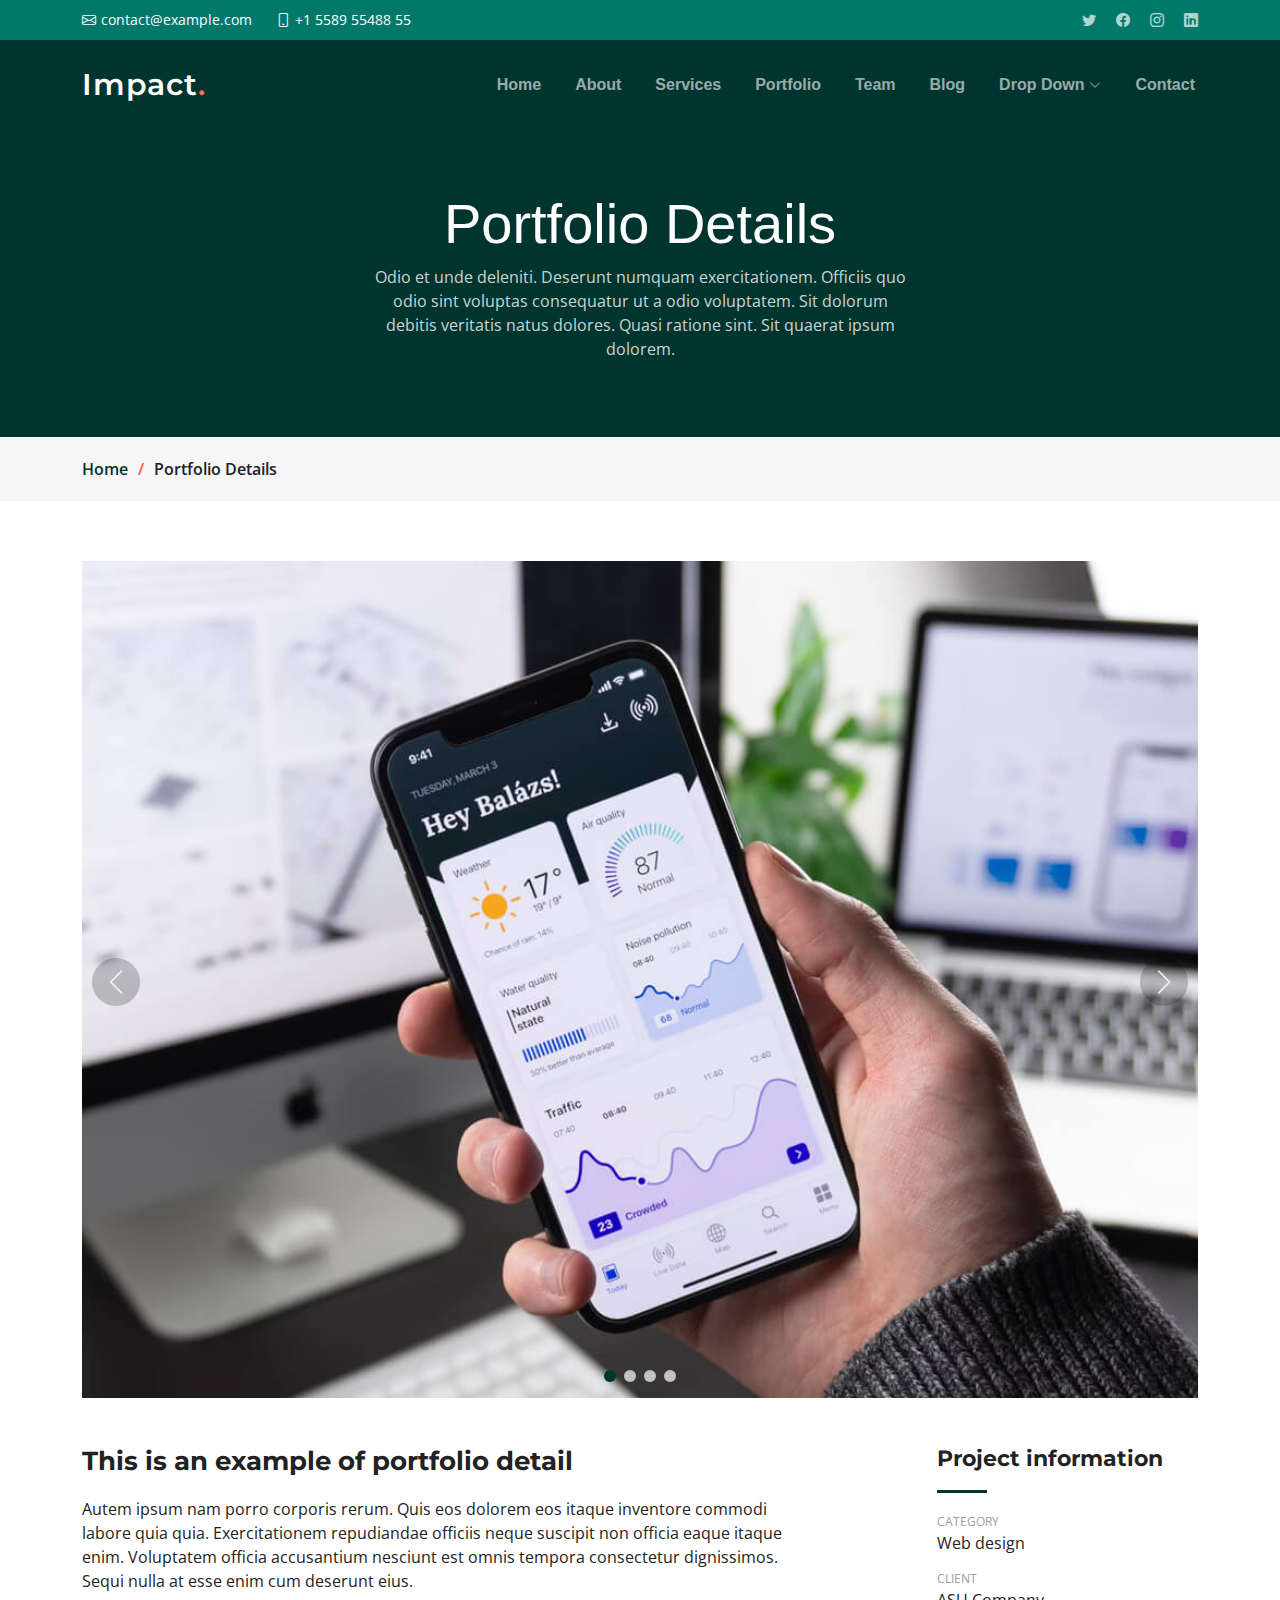
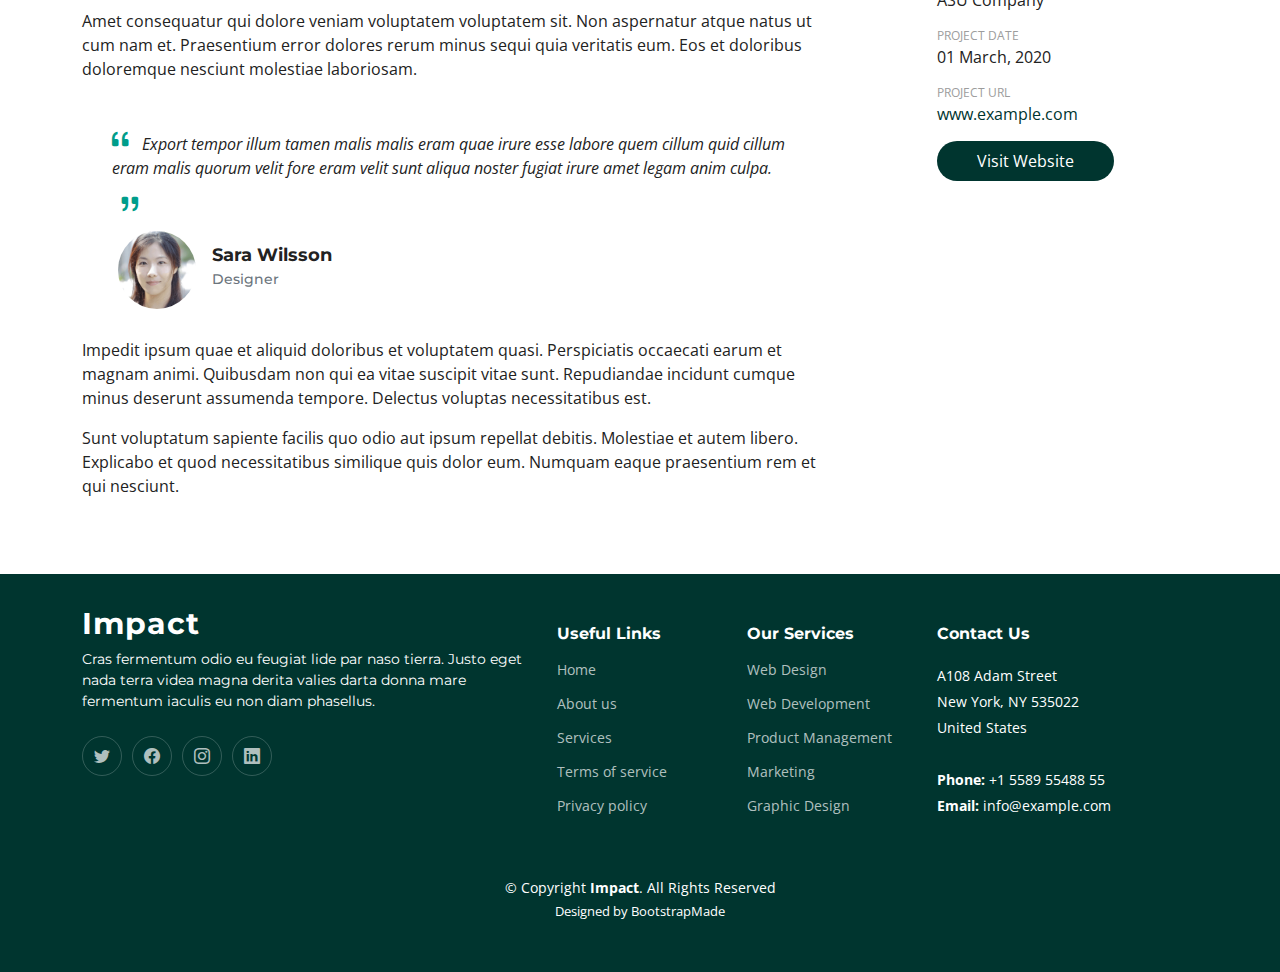
<file: portfolio-details.html>
<!DOCTYPE html>
<html lang="en">

<head>
  <meta charset="utf-8">
  <meta content="width=device-width, initial-scale=1.0" name="viewport">

  <title>Impact Bootstrap Template - Portfolio Details</title>
  <meta content="" name="description">
  <meta content="" name="keywords">

  <!-- Favicons -->
  <link href="assets/img/favicon.png" rel="icon">
  <link href="assets/img/apple-touch-icon.png" rel="apple-touch-icon">

  <!-- Google Fonts -->
  <link rel="preconnect" href="https://fonts.googleapis.com">
  <link rel="preconnect" href="https://fonts.gstatic.com" crossorigin>
  <link href="https://fonts.googleapis.com/css2?family=Open+Sans:ital,wght@0,300;0,400;0,500;0,600;0,700;1,300;1,400;1,600;1,700&family=Montserrat:ital,wght@0,300;0,400;0,500;0,600;0,700;1,300;1,400;1,500;1,600;1,700&family=Raleway:ital,wght@0,300;0,400;0,500;0,600;0,700;1,300;1,400;1,500;1,600;1,700&display=swap" rel="stylesheet">

  <!-- Vendor CSS Files -->
  <link href="assets/vendor/bootstrap/css/bootstrap.min.css" rel="stylesheet">
  <link href="assets/vendor/bootstrap-icons/bootstrap-icons.css" rel="stylesheet">
  <link href="assets/vendor/aos/aos.css" rel="stylesheet">
  <link href="assets/vendor/glightbox/css/glightbox.min.css" rel="stylesheet">
  <link href="assets/vendor/swiper/swiper-bundle.min.css" rel="stylesheet">

  <!-- Template Main CSS File -->
  <link href="assets/css/main.css" rel="stylesheet">

  <!-- =======================================================
  * Template Name: Impact
  * Updated: Sep 18 2023 with Bootstrap v5.3.2
  * Template URL: https://bootstrapmade.com/impact-bootstrap-business-website-template/
  * Author: BootstrapMade.com
  * License: https://bootstrapmade.com/license/
  ======================================================== -->
</head>

<body>

  <!-- ======= Header ======= -->
  <section id="topbar" class="topbar d-flex align-items-center">
    <div class="container d-flex justify-content-center justify-content-md-between">
      <div class="contact-info d-flex align-items-center">
        <i class="bi bi-envelope d-flex align-items-center"><a href="mailto:contact@example.com">contact@example.com</a></i>
        <i class="bi bi-phone d-flex align-items-center ms-4"><span>+1 5589 55488 55</span></i>
      </div>
      <div class="social-links d-none d-md-flex align-items-center">
        <a href="#" class="twitter"><i class="bi bi-twitter"></i></a>
        <a href="#" class="facebook"><i class="bi bi-facebook"></i></a>
        <a href="#" class="instagram"><i class="bi bi-instagram"></i></a>
        <a href="#" class="linkedin"><i class="bi bi-linkedin"></i></i></a>
      </div>
    </div>
  </section><!-- End Top Bar -->

  <header id="header" class="header d-flex align-items-center">

    <div class="container-fluid container-xl d-flex align-items-center justify-content-between">
      <a href="index.html" class="logo d-flex align-items-center">
        <!-- Uncomment the line below if you also wish to use an image logo -->
        <!-- <img src="assets/img/logo.png" alt=""> -->
        <h1>Impact<span>.</span></h1>
      </a>
      <nav id="navbar" class="navbar">
        <ul>
          <li><a href="#hero">Home</a></li>
          <li><a href="#about">About</a></li>
          <li><a href="#services">Services</a></li>
          <li><a href="#portfolio">Portfolio</a></li>
          <li><a href="#team">Team</a></li>
          <li><a href="blog.html">Blog</a></li>
          <li class="dropdown"><a href="#"><span>Drop Down</span> <i class="bi bi-chevron-down dropdown-indicator"></i></a>
            <ul>
              <li><a href="#">Drop Down 1</a></li>
              <li class="dropdown"><a href="#"><span>Deep Drop Down</span> <i class="bi bi-chevron-down dropdown-indicator"></i></a>
                <ul>
                  <li><a href="#">Deep Drop Down 1</a></li>
                  <li><a href="#">Deep Drop Down 2</a></li>
                  <li><a href="#">Deep Drop Down 3</a></li>
                  <li><a href="#">Deep Drop Down 4</a></li>
                  <li><a href="#">Deep Drop Down 5</a></li>
                </ul>
              </li>
              <li><a href="#">Drop Down 2</a></li>
              <li><a href="#">Drop Down 3</a></li>
              <li><a href="#">Drop Down 4</a></li>
            </ul>
          </li>
          <li><a href="#contact">Contact</a></li>
        </ul>
      </nav><!-- .navbar -->

      <i class="mobile-nav-toggle mobile-nav-show bi bi-list"></i>
      <i class="mobile-nav-toggle mobile-nav-hide d-none bi bi-x"></i>

    </div>
  </header><!-- End Header -->
  <!-- End Header -->

  <main id="main">

    <!-- ======= Breadcrumbs ======= -->
    <div class="breadcrumbs">
      <div class="page-header d-flex align-items-center" style="background-image: url('');">
        <div class="container position-relative">
          <div class="row d-flex justify-content-center">
            <div class="col-lg-6 text-center">
              <h2>Portfolio Details</h2>
              <p>Odio et unde deleniti. Deserunt numquam exercitationem. Officiis quo odio sint voluptas consequatur ut a odio voluptatem. Sit dolorum debitis veritatis natus dolores. Quasi ratione sint. Sit quaerat ipsum dolorem.</p>
            </div>
          </div>
        </div>
      </div>
      <nav>
        <div class="container">
          <ol>
            <li><a href="index.html">Home</a></li>
            <li>Portfolio Details</li>
          </ol>
        </div>
      </nav>
    </div><!-- End Breadcrumbs -->

    <!-- ======= Portfolio Details Section ======= -->
    <section id="portfolio-details" class="portfolio-details">
      <div class="container" data-aos="fade-up">

        <div class="position-relative h-100">
          <div class="slides-1 portfolio-details-slider swiper">
            <div class="swiper-wrapper align-items-center">

              <div class="swiper-slide">
                <img src="assets/img/portfolio/app-1.jpg" alt="">
              </div>

              <div class="swiper-slide">
                <img src="assets/img/portfolio/product-1.jpg" alt="">
              </div>

              <div class="swiper-slide">
                <img src="assets/img/portfolio/branding-1.jpg" alt="">
              </div>

              <div class="swiper-slide">
                <img src="assets/img/portfolio/books-1.jpg" alt="">
              </div>

            </div>
            <div class="swiper-pagination"></div>
          </div>
          <div class="swiper-button-prev"></div>
          <div class="swiper-button-next"></div>

        </div>

        <div class="row justify-content-between gy-4 mt-4">

          <div class="col-lg-8">
            <div class="portfolio-description">
              <h2>This is an example of portfolio detail</h2>
              <p>
                Autem ipsum nam porro corporis rerum. Quis eos dolorem eos itaque inventore commodi labore quia quia. Exercitationem repudiandae officiis neque suscipit non officia eaque itaque enim. Voluptatem officia accusantium nesciunt est omnis tempora consectetur dignissimos. Sequi nulla at esse enim cum deserunt eius.
              </p>
              <p>
                Amet consequatur qui dolore veniam voluptatem voluptatem sit. Non aspernatur atque natus ut cum nam et. Praesentium error dolores rerum minus sequi quia veritatis eum. Eos et doloribus doloremque nesciunt molestiae laboriosam.
              </p>

              <div class="testimonial-item">
                <p>
                  <i class="bi bi-quote quote-icon-left"></i>
                  Export tempor illum tamen malis malis eram quae irure esse labore quem cillum quid cillum eram malis quorum velit fore eram velit sunt aliqua noster fugiat irure amet legam anim culpa.
                  <i class="bi bi-quote quote-icon-right"></i>
                </p>
                <div>
                  <img src="assets/img/testimonials/testimonials-2.jpg" class="testimonial-img" alt="">
                  <h3>Sara Wilsson</h3>
                  <h4>Designer</h4>
                </div>
              </div>

              <p>
                Impedit ipsum quae et aliquid doloribus et voluptatem quasi. Perspiciatis occaecati earum et magnam animi. Quibusdam non qui ea vitae suscipit vitae sunt. Repudiandae incidunt cumque minus deserunt assumenda tempore. Delectus voluptas necessitatibus est.

              <p>
                Sunt voluptatum sapiente facilis quo odio aut ipsum repellat debitis. Molestiae et autem libero. Explicabo et quod necessitatibus similique quis dolor eum. Numquam eaque praesentium rem et qui nesciunt.
              </p>

            </div>
          </div>

          <div class="col-lg-3">
            <div class="portfolio-info">
              <h3>Project information</h3>
              <ul>
                <li><strong>Category</strong> <span>Web design</span></li>
                <li><strong>Client</strong> <span>ASU Company</span></li>
                <li><strong>Project date</strong> <span>01 March, 2020</span></li>
                <li><strong>Project URL</strong> <a href="#">www.example.com</a></li>
                <li><a href="#" class="btn-visit align-self-start">Visit Website</a></li>
              </ul>
            </div>
          </div>

        </div>

      </div>
    </section><!-- End Portfolio Details Section -->

  </main><!-- End #main -->

  <!-- ======= Footer ======= -->
  <footer id="footer" class="footer">

    <div class="container">
      <div class="row gy-4">
        <div class="col-lg-5 col-md-12 footer-info">
          <a href="index.html" class="logo d-flex align-items-center">
            <span>Impact</span>
          </a>
          <p>Cras fermentum odio eu feugiat lide par naso tierra. Justo eget nada terra videa magna derita valies darta donna mare fermentum iaculis eu non diam phasellus.</p>
          <div class="social-links d-flex mt-4">
            <a href="#" class="twitter"><i class="bi bi-twitter"></i></a>
            <a href="#" class="facebook"><i class="bi bi-facebook"></i></a>
            <a href="#" class="instagram"><i class="bi bi-instagram"></i></a>
            <a href="#" class="linkedin"><i class="bi bi-linkedin"></i></a>
          </div>
        </div>

        <div class="col-lg-2 col-6 footer-links">
          <h4>Useful Links</h4>
          <ul>
            <li><a href="#">Home</a></li>
            <li><a href="#">About us</a></li>
            <li><a href="#">Services</a></li>
            <li><a href="#">Terms of service</a></li>
            <li><a href="#">Privacy policy</a></li>
          </ul>
        </div>

        <div class="col-lg-2 col-6 footer-links">
          <h4>Our Services</h4>
          <ul>
            <li><a href="#">Web Design</a></li>
            <li><a href="#">Web Development</a></li>
            <li><a href="#">Product Management</a></li>
            <li><a href="#">Marketing</a></li>
            <li><a href="#">Graphic Design</a></li>
          </ul>
        </div>

        <div class="col-lg-3 col-md-12 footer-contact text-center text-md-start">
          <h4>Contact Us</h4>
          <p>
            A108 Adam Street <br>
            New York, NY 535022<br>
            United States <br><br>
            <strong>Phone:</strong> +1 5589 55488 55<br>
            <strong>Email:</strong> info@example.com<br>
          </p>

        </div>

      </div>
    </div>

    <div class="container mt-4">
      <div class="copyright">
        &copy; Copyright <strong><span>Impact</span></strong>. All Rights Reserved
      </div>
      <div class="credits">
        <!-- All the links in the footer should remain intact. -->
        <!-- You can delete the links only if you purchased the pro version. -->
        <!-- Licensing information: https://bootstrapmade.com/license/ -->
        <!-- Purchase the pro version with working PHP/AJAX contact form: https://bootstrapmade.com/impact-bootstrap-business-website-template/ -->
        Designed by <a href="https://bootstrapmade.com/">BootstrapMade</a>
      </div>
    </div>

  </footer><!-- End Footer -->
  <!-- End Footer -->

  <a href="#" class="scroll-top d-flex align-items-center justify-content-center"><i class="bi bi-arrow-up-short"></i></a>

  <div id="preloader"></div>

  <!-- Vendor JS Files -->
  <script src="assets/vendor/bootstrap/js/bootstrap.bundle.min.js"></script>
  <script src="assets/vendor/aos/aos.js"></script>
  <script src="assets/vendor/glightbox/js/glightbox.min.js"></script>
  <script src="assets/vendor/purecounter/purecounter_vanilla.js"></script>
  <script src="assets/vendor/swiper/swiper-bundle.min.js"></script>
  <script src="assets/vendor/isotope-layout/isotope.pkgd.min.js"></script>
  <script src="assets/vendor/php-email-form/validate.js"></script>

  <!-- Template Main JS File -->
  <script src="assets/js/main.js"></script>

</body>

</html>
</file>
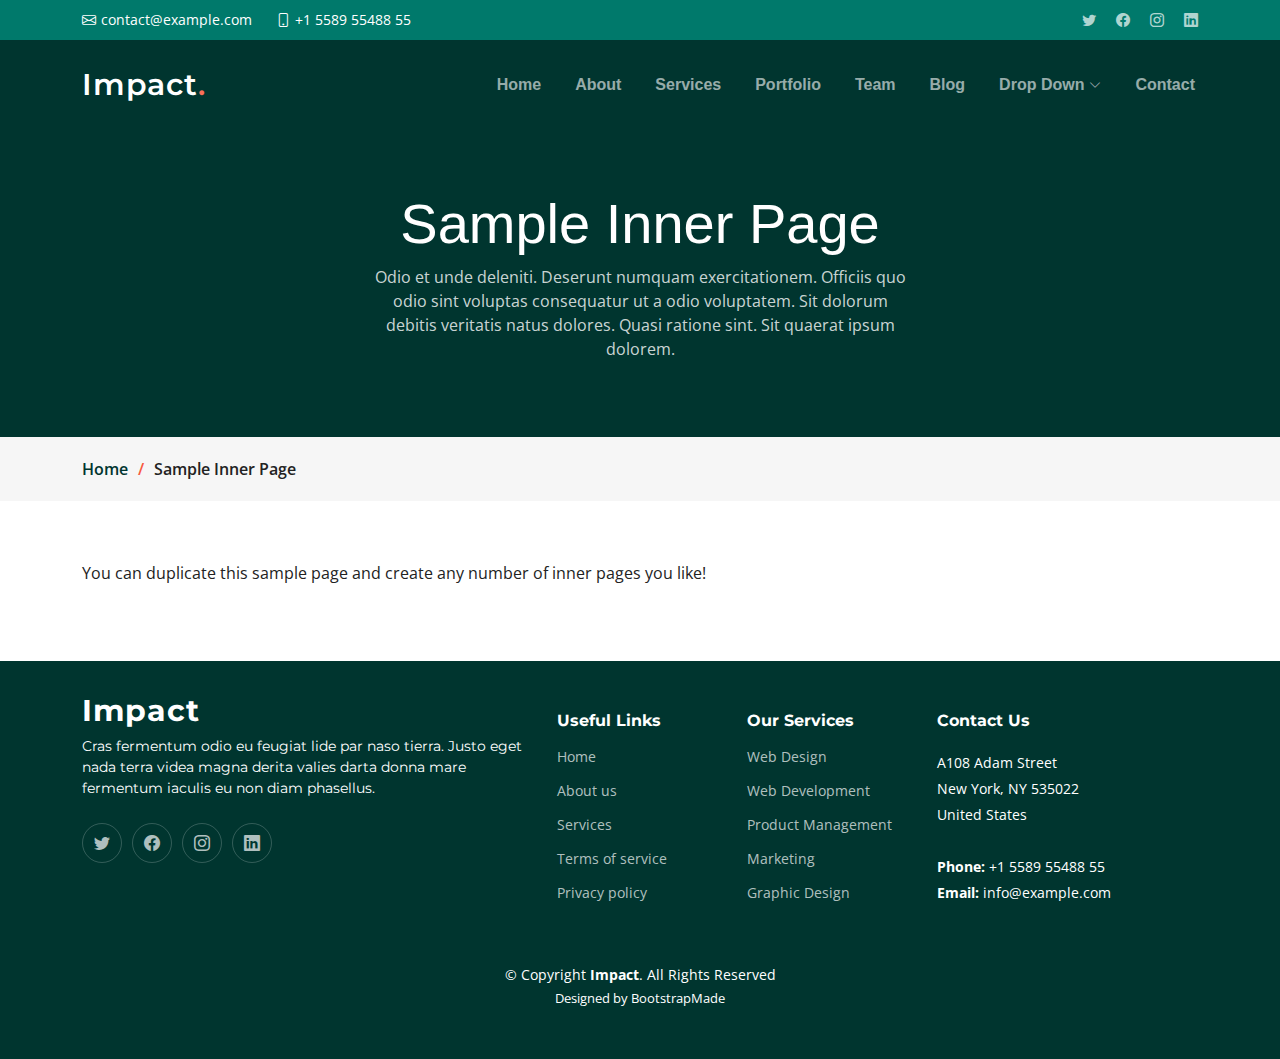
<file: sample-inner-page.html>
<!DOCTYPE html>
<html lang="en">

<head>
  <meta charset="utf-8">
  <meta content="width=device-width, initial-scale=1.0" name="viewport">

  <title>[Template] Sample Inner Page</title>
  <meta content="" name="description">
  <meta content="" name="keywords">

  <!-- Favicons -->
  <link href="assets/img/favicon.png" rel="icon">
  <link href="assets/img/apple-touch-icon.png" rel="apple-touch-icon">

  <!-- Google Fonts -->
  <link rel="preconnect" href="https://fonts.googleapis.com">
  <link rel="preconnect" href="https://fonts.gstatic.com" crossorigin>
  <link href="https://fonts.googleapis.com/css2?family=Open+Sans:ital,wght@0,300;0,400;0,500;0,600;0,700;1,300;1,400;1,600;1,700&family=Montserrat:ital,wght@0,300;0,400;0,500;0,600;0,700;1,300;1,400;1,500;1,600;1,700&family=Raleway:ital,wght@0,300;0,400;0,500;0,600;0,700;1,300;1,400;1,500;1,600;1,700&display=swap" rel="stylesheet">

  <!-- Vendor CSS Files -->
  <link href="assets/vendor/bootstrap/css/bootstrap.min.css" rel="stylesheet">
  <link href="assets/vendor/bootstrap-icons/bootstrap-icons.css" rel="stylesheet">
  <link href="assets/vendor/aos/aos.css" rel="stylesheet">
  <link href="assets/vendor/glightbox/css/glightbox.min.css" rel="stylesheet">
  <link href="assets/vendor/swiper/swiper-bundle.min.css" rel="stylesheet">

  <!-- Template Main CSS File -->
  <link href="assets/css/main.css" rel="stylesheet">

  <!-- =======================================================
  * Template Name: Impact
  * Updated: Sep 18 2023 with Bootstrap v5.3.2
  * Template URL: https://bootstrapmade.com/impact-bootstrap-business-website-template/
  * Author: BootstrapMade.com
  * License: https://bootstrapmade.com/license/
  ======================================================== -->
</head>

<body>

  <!-- ======= Header ======= -->
  <section id="topbar" class="topbar d-flex align-items-center">
    <div class="container d-flex justify-content-center justify-content-md-between">
      <div class="contact-info d-flex align-items-center">
        <i class="bi bi-envelope d-flex align-items-center"><a href="mailto:contact@example.com">contact@example.com</a></i>
        <i class="bi bi-phone d-flex align-items-center ms-4"><span>+1 5589 55488 55</span></i>
      </div>
      <div class="social-links d-none d-md-flex align-items-center">
        <a href="#" class="twitter"><i class="bi bi-twitter"></i></a>
        <a href="#" class="facebook"><i class="bi bi-facebook"></i></a>
        <a href="#" class="instagram"><i class="bi bi-instagram"></i></a>
        <a href="#" class="linkedin"><i class="bi bi-linkedin"></i></i></a>
      </div>
    </div>
  </section><!-- End Top Bar -->

  <header id="header" class="header d-flex align-items-center">

    <div class="container-fluid container-xl d-flex align-items-center justify-content-between">
      <a href="index.html" class="logo d-flex align-items-center">
        <!-- Uncomment the line below if you also wish to use an image logo -->
        <!-- <img src="assets/img/logo.png" alt=""> -->
        <h1>Impact<span>.</span></h1>
      </a>
      <nav id="navbar" class="navbar">
        <ul>
          <li><a href="#hero">Home</a></li>
          <li><a href="#about">About</a></li>
          <li><a href="#services">Services</a></li>
          <li><a href="#portfolio">Portfolio</a></li>
          <li><a href="#team">Team</a></li>
          <li><a href="blog.html">Blog</a></li>
          <li class="dropdown"><a href="#"><span>Drop Down</span> <i class="bi bi-chevron-down dropdown-indicator"></i></a>
            <ul>
              <li><a href="#">Drop Down 1</a></li>
              <li class="dropdown"><a href="#"><span>Deep Drop Down</span> <i class="bi bi-chevron-down dropdown-indicator"></i></a>
                <ul>
                  <li><a href="#">Deep Drop Down 1</a></li>
                  <li><a href="#">Deep Drop Down 2</a></li>
                  <li><a href="#">Deep Drop Down 3</a></li>
                  <li><a href="#">Deep Drop Down 4</a></li>
                  <li><a href="#">Deep Drop Down 5</a></li>
                </ul>
              </li>
              <li><a href="#">Drop Down 2</a></li>
              <li><a href="#">Drop Down 3</a></li>
              <li><a href="#">Drop Down 4</a></li>
            </ul>
          </li>
          <li><a href="#contact">Contact</a></li>
        </ul>
      </nav><!-- .navbar -->

      <i class="mobile-nav-toggle mobile-nav-show bi bi-list"></i>
      <i class="mobile-nav-toggle mobile-nav-hide d-none bi bi-x"></i>

    </div>
  </header><!-- End Header -->
  <!-- End Header -->

  <main id="main">

    <!-- ======= Breadcrumbs ======= -->
    <div class="breadcrumbs">
      <div class="page-header d-flex align-items-center" style="background-image: url('');">
        <div class="container position-relative">
          <div class="row d-flex justify-content-center">
            <div class="col-lg-6 text-center">
              <h2>Sample Inner Page</h2>
              <p>Odio et unde deleniti. Deserunt numquam exercitationem. Officiis quo odio sint voluptas consequatur ut a odio voluptatem. Sit dolorum debitis veritatis natus dolores. Quasi ratione sint. Sit quaerat ipsum dolorem.</p>
            </div>
          </div>
        </div>
      </div>
      <nav>
        <div class="container">
          <ol>
            <li><a href="index.html">Home</a></li>
            <li>Sample Inner Page</li>
          </ol>
        </div>
      </nav>
    </div><!-- End Breadcrumbs -->

    <section class="sample-page">
      <div class="container" data-aos="fade-up">

        <p>
          You can duplicate this sample page and create any number of inner pages you like!
        </p>

      </div>
    </section>

  </main><!-- End #main -->

  <!-- ======= Footer ======= -->
  <footer id="footer" class="footer">

    <div class="container">
      <div class="row gy-4">
        <div class="col-lg-5 col-md-12 footer-info">
          <a href="index.html" class="logo d-flex align-items-center">
            <span>Impact</span>
          </a>
          <p>Cras fermentum odio eu feugiat lide par naso tierra. Justo eget nada terra videa magna derita valies darta donna mare fermentum iaculis eu non diam phasellus.</p>
          <div class="social-links d-flex mt-4">
            <a href="#" class="twitter"><i class="bi bi-twitter"></i></a>
            <a href="#" class="facebook"><i class="bi bi-facebook"></i></a>
            <a href="#" class="instagram"><i class="bi bi-instagram"></i></a>
            <a href="#" class="linkedin"><i class="bi bi-linkedin"></i></a>
          </div>
        </div>

        <div class="col-lg-2 col-6 footer-links">
          <h4>Useful Links</h4>
          <ul>
            <li><a href="#">Home</a></li>
            <li><a href="#">About us</a></li>
            <li><a href="#">Services</a></li>
            <li><a href="#">Terms of service</a></li>
            <li><a href="#">Privacy policy</a></li>
          </ul>
        </div>

        <div class="col-lg-2 col-6 footer-links">
          <h4>Our Services</h4>
          <ul>
            <li><a href="#">Web Design</a></li>
            <li><a href="#">Web Development</a></li>
            <li><a href="#">Product Management</a></li>
            <li><a href="#">Marketing</a></li>
            <li><a href="#">Graphic Design</a></li>
          </ul>
        </div>

        <div class="col-lg-3 col-md-12 footer-contact text-center text-md-start">
          <h4>Contact Us</h4>
          <p>
            A108 Adam Street <br>
            New York, NY 535022<br>
            United States <br><br>
            <strong>Phone:</strong> +1 5589 55488 55<br>
            <strong>Email:</strong> info@example.com<br>
          </p>

        </div>

      </div>
    </div>

    <div class="container mt-4">
      <div class="copyright">
        &copy; Copyright <strong><span>Impact</span></strong>. All Rights Reserved
      </div>
      <div class="credits">
        <!-- All the links in the footer should remain intact. -->
        <!-- You can delete the links only if you purchased the pro version. -->
        <!-- Licensing information: https://bootstrapmade.com/license/ -->
        <!-- Purchase the pro version with working PHP/AJAX contact form: https://bootstrapmade.com/impact-bootstrap-business-website-template/ -->
        Designed by <a href="https://bootstrapmade.com/">BootstrapMade</a>
      </div>
    </div>

  </footer><!-- End Footer -->
  <!-- End Footer -->

  <a href="#" class="scroll-top d-flex align-items-center justify-content-center"><i class="bi bi-arrow-up-short"></i></a>

  <div id="preloader"></div>

  <!-- Vendor JS Files -->
  <script src="assets/vendor/bootstrap/js/bootstrap.bundle.min.js"></script>
  <script src="assets/vendor/aos/aos.js"></script>
  <script src="assets/vendor/glightbox/js/glightbox.min.js"></script>
  <script src="assets/vendor/purecounter/purecounter_vanilla.js"></script>
  <script src="assets/vendor/swiper/swiper-bundle.min.js"></script>
  <script src="assets/vendor/isotope-layout/isotope.pkgd.min.js"></script>
  <script src="assets/vendor/php-email-form/validate.js"></script>

  <!-- Template Main JS File -->
  <script src="assets/js/main.js"></script>

</body>

</html>
</file>
<file: assets/css/main.css>
/**
* Template Name: Impact
* Updated: Sep 18 2023 with Bootstrap v5.3.2
* Template URL: https://bootstrapmade.com/impact-bootstrap-business-website-template/
* Author: BootstrapMade.com
* License: https://bootstrapmade.com/license/
*/

/*--------------------------------------------------------------
# Set main reusable colors and fonts using CSS variables
# Learn more about CSS variables at https://developer.mozilla.org/en-US/docs/Web/CSS/Using_CSS_custom_properties
--------------------------------------------------------------*/
/* Fonts */
:root {
  --font-default: "Open Sans", system-ui, -apple-system, "Segoe UI", Roboto, "Helvetica Neue", Arial, "Noto Sans", "Liberation Sans", sans-serif, "Apple Color Emoji", "Segoe UI Emoji", "Segoe UI Symbol", "Noto Color Emoji";
  --font-primary: "Montserrat", sans-serif;
  --font-secondary: "Poppins", sans-serif;
}

/* Colors */
:root {
  --color-default: #222222;
  --color-primary: #00352f;
  --color-secondary: #f85a40;
}

/* Smooth scroll behavior */
:root {
  scroll-behavior: smooth;
}

/*--------------------------------------------------------------
# General
--------------------------------------------------------------*/
body {
  font-family: var(--font-default);
  color: var(--color-default);
}

a {
  color: var(--color-primary);
  text-decoration: none;
}

a:hover {
  color: #00b6a1;
  text-decoration: none;
}

h1,
h2,
h3,
h4,
h5,
h6 {
  font-family: var(--font-primary);
}

/*--------------------------------------------------------------
# Sections & Section Header
--------------------------------------------------------------*/
section {
  padding: 60px 0;
  overflow: hidden;
}

.sections-bg {
  background-color: #f6f6f6;
}

.section-header {
  text-align: center;
  padding-bottom: 60px;
}

.section-header h2 {
  font-size: 32px;
  font-weight: 600;
  margin-bottom: 20px;
  padding-bottom: 20px;
  position: relative;
}

.section-header h2:after {
  content: "";
  position: absolute;
  display: block;
  width: 50px;
  height: 3px;
  background: var(--color-primary);
  left: 0;
  right: 0;
  bottom: 0;
  margin: auto;
}

.section-header p {
  margin-bottom: 0;
  color: #6f6f6f;
}

/*--------------------------------------------------------------
# Breadcrumbs
--------------------------------------------------------------*/
.breadcrumbs .page-header {
  padding: 60px 0 60px 0;
  min-height: 20vh;
  position: relative;
  background-color: var(--color-primary);
}

.breadcrumbs .page-header h2 {
  font-size: 56px;
  font-weight: 500;
  color: #fff;
  font-family: var(--font-secondary);
}

.breadcrumbs .page-header p {
  color: rgba(255, 255, 255, 0.8);
}

.breadcrumbs nav {
  background-color: #f6f6f6;
  padding: 20px 0;
}

.breadcrumbs nav ol {
  display: flex;
  flex-wrap: wrap;
  list-style: none;
  margin: 0;
  padding: 0;
  font-size: 16px;
  font-weight: 600;
  color: var(--color-default);
}

.breadcrumbs nav ol a {
  color: var(--color-primary);
  transition: 0.3s;
}

.breadcrumbs nav ol a:hover {
  text-decoration: underline;
}

.breadcrumbs nav ol li+li {
  padding-left: 10px;
}

.breadcrumbs nav ol li+li::before {
  display: inline-block;
  padding-right: 10px;
  color: var(--color-secondary);
  content: "/";
}

/*--------------------------------------------------------------
# Scroll top button
--------------------------------------------------------------*/
.scroll-top {
  position: fixed;
  visibility: hidden;
  opacity: 0;
  right: 15px;
  bottom: -15px;
  z-index: 99999;
  background: var(--color-secondary);
  width: 44px;
  height: 44px;
  border-radius: 50px;
  transition: all 0.4s;
}

.scroll-top i {
  font-size: 24px;
  color: #fff;
  line-height: 0;
}

.scroll-top:hover {
  background: rgba(248, 90, 64, 0.8);
  color: #fff;
}

.scroll-top.active {
  visibility: visible;
  opacity: 1;
  bottom: 15px;
}

/*--------------------------------------------------------------
# Preloader
--------------------------------------------------------------*/
#preloader {
  position: fixed;
  inset: 0;
  z-index: 999999;
  overflow: hidden;
  background: #fff;
  transition: all 0.6s ease-out;
}

#preloader:before {
  content: "";
  position: fixed;
  top: calc(50% - 30px);
  left: calc(50% - 30px);
  border: 6px solid #fff;
  border-color: var(--color-primary) transparent var(--color-primary) transparent;
  border-radius: 50%;
  width: 60px;
  height: 60px;
  animation: animate-preloader 1.5s linear infinite;
}

@keyframes animate-preloader {
  0% {
    transform: rotate(0deg);
  }

  100% {
    transform: rotate(360deg);
  }
}

/*--------------------------------------------------------------
# Disable aos animation delay on mobile devices
--------------------------------------------------------------*/
@media screen and (max-width: 768px) {
  [data-aos-delay] {
    transition-delay: 0 !important;
  }
}

/*--------------------------------------------------------------
# Header
--------------------------------------------------------------*/
.topbar {
  background: #00796b;
  height: 40px;
  font-size: 14px;
  transition: all 0.5s;
  color: #fff;
  padding: 0;
}

.topbar .contact-info i {
  font-style: normal;
  color: #fff;
  line-height: 0;
}

.topbar .contact-info i a,
.topbar .contact-info i span {
  padding-left: 5px;
  color: #fff;
}

@media (max-width: 575px) {

  .topbar .contact-info i a,
  .topbar .contact-info i span {
    font-size: 13px;
  }
}

.topbar .contact-info i a {
  line-height: 0;
  transition: 0.3s;
}

.topbar .contact-info i a:hover {
  color: #fff;
  text-decoration: underline;
}

.topbar .social-links a {
  color: rgba(255, 255, 255, 0.7);
  line-height: 0;
  transition: 0.3s;
  margin-left: 20px;
}

.topbar .social-links a:hover {
  color: #fff;
}

.header {
  transition: all 0.5s;
  z-index: 997;
  height: 90px;
  background-color: var(--color-primary);
}

.header.sticked {
  position: fixed;
  top: 0;
  right: 0;
  left: 0;
  height: 70px;
  box-shadow: 0px 2px 20px rgba(0, 0, 0, 0.1);
}

.header .logo img {
  max-height: 40px;
  margin-right: 6px;
}

.header .logo h1 {
  font-size: 30px;
  margin: 0;
  font-weight: 600;
  letter-spacing: 0.8px;
  color: #fff;
  font-family: var(--font-primary);
}

.header .logo h1 span {
  color: #f96f59;
}

.sticked-header-offset {
  margin-top: 70px;
}

section {
  scroll-margin-top: 70px;
}

/*--------------------------------------------------------------
# Desktop Navigation
--------------------------------------------------------------*/
@media (min-width: 1280px) {
  .navbar {
    padding: 0;
  }

  .navbar ul {
    margin: 0;
    padding: 0;
    display: flex;
    list-style: none;
    align-items: center;
  }

  .navbar li {
    position: relative;
  }

  .navbar>ul>li {
    white-space: nowrap;
    padding: 10px 0 10px 28px;
  }

  .navbar a,
  .navbar a:focus {
    display: flex;
    align-items: center;
    justify-content: space-between;
    padding: 0 3px;
    font-family: var(--font-secondary);
    font-size: 16px;
    font-weight: 600;
    color: rgba(255, 255, 255, 0.6);
    white-space: nowrap;
    transition: 0.3s;
    position: relative;
  }

  .navbar a i,
  .navbar a:focus i {
    font-size: 12px;
    line-height: 0;
    margin-left: 5px;
  }

  .navbar>ul>li>a:before {
    content: "";
    position: absolute;
    width: 100%;
    height: 2px;
    bottom: -6px;
    left: 0;
    background-color: var(--color-secondary);
    visibility: hidden;
    width: 0px;
    transition: all 0.3s ease-in-out 0s;
  }

  .navbar a:hover:before,
  .navbar li:hover>a:before,
  .navbar .active:before {
    visibility: visible;
    width: 100%;
  }

  .navbar a:hover,
  .navbar .active,
  .navbar .active:focus,
  .navbar li:hover>a {
    color: #fff;
  }

  .navbar .dropdown ul {
    display: block;
    position: absolute;
    left: 28px;
    top: calc(100% + 30px);
    margin: 0;
    padding: 10px 0;
    z-index: 99;
    opacity: 0;
    visibility: hidden;
    background: #fff;
    box-shadow: 0px 0px 30px rgba(127, 137, 161, 0.25);
    transition: 0.3s;
    border-radius: 4px;
  }

  .navbar .dropdown ul li {
    min-width: 200px;
  }

  .navbar .dropdown ul a {
    padding: 10px 20px;
    font-size: 15px;
    text-transform: none;
    font-weight: 600;
    color: #006a5d;
  }

  .navbar .dropdown ul a i {
    font-size: 12px;
  }

  .navbar .dropdown ul a:hover,
  .navbar .dropdown ul .active:hover,
  .navbar .dropdown ul li:hover>a {
    color: var(--color-secondary);
  }

  .navbar .dropdown:hover>ul {
    opacity: 1;
    top: 100%;
    visibility: visible;
  }

  .navbar .dropdown .dropdown ul {
    top: 0;
    left: calc(100% - 30px);
    visibility: hidden;
  }

  .navbar .dropdown .dropdown:hover>ul {
    opacity: 1;
    top: 0;
    left: 100%;
    visibility: visible;
  }
}

@media (min-width: 1280px) and (max-width: 1366px) {
  .navbar .dropdown .dropdown ul {
    left: -90%;
  }

  .navbar .dropdown .dropdown:hover>ul {
    left: -100%;
  }
}

@media (min-width: 1280px) {

  .mobile-nav-show,
  .mobile-nav-hide {
    display: none;
  }
}

/*--------------------------------------------------------------
# Mobile Navigation
--------------------------------------------------------------*/
@media (max-width: 1279px) {
  .navbar {
    position: fixed;
    top: 0;
    right: -100%;
    width: 100%;
    max-width: 400px;
    bottom: 0;
    transition: 0.3s;
    z-index: 9997;
  }

  .navbar ul {
    position: absolute;
    inset: 0;
    padding: 50px 0 10px 0;
    margin: 0;
    background: rgba(0, 131, 116, 0.9);
    overflow-y: auto;
    transition: 0.3s;
    z-index: 9998;
  }

  .navbar a,
  .navbar a:focus {
    display: flex;
    align-items: center;
    justify-content: space-between;
    padding: 10px 20px;
    font-family: var(--font-primary);
    font-size: 15px;
    font-weight: 600;
    color: rgba(255, 255, 255, 0.7);
    white-space: nowrap;
    transition: 0.3s;
  }

  .navbar a i,
  .navbar a:focus i {
    font-size: 12px;
    line-height: 0;
    margin-left: 5px;
  }

  .navbar a:hover,
  .navbar .active,
  .navbar .active:focus,
  .navbar li:hover>a {
    color: #fff;
  }

  .navbar .getstarted,
  .navbar .getstarted:focus {
    background: var(--color-primary);
    padding: 8px 20px;
    border-radius: 4px;
    margin: 15px;
    color: #fff;
  }

  .navbar .getstarted:hover,
  .navbar .getstarted:focus:hover {
    color: #fff;
    background: rgba(0, 131, 116, 0.8);
  }

  .navbar .dropdown ul,
  .navbar .dropdown .dropdown ul {
    position: static;
    display: none;
    padding: 10px 0;
    margin: 10px 20px;
    transition: all 0.5s ease-in-out;
    background-color: #007466;
    border: 1px solid #006459;
  }

  .navbar .dropdown>.dropdown-active,
  .navbar .dropdown .dropdown>.dropdown-active {
    display: block;
  }

  .mobile-nav-show {
    color: rgba(255, 255, 255, 0.6);
    font-size: 28px;
    cursor: pointer;
    line-height: 0;
    transition: 0.5s;
    z-index: 9999;
    margin-right: 10px;
  }

  .mobile-nav-hide {
    color: #fff;
    font-size: 32px;
    cursor: pointer;
    line-height: 0;
    transition: 0.5s;
    position: fixed;
    right: 20px;
    top: 20px;
    z-index: 9999;
  }

  .mobile-nav-active {
    overflow: hidden;
  }

  .mobile-nav-active .navbar {
    right: 0;
  }

  .mobile-nav-active .navbar:before {
    content: "";
    position: fixed;
    inset: 0;
    background: rgba(0, 106, 93, 0.8);
    z-index: 9996;
  }
}

/*--------------------------------------------------------------
# About Us Section
--------------------------------------------------------------*/
.about h3 {
  font-weight: 700;
  font-size: 28px;
  margin-bottom: 20px;
  font-family: var(--font-secondary);
}

.about .call-us {
  left: 10%;
  right: 10%;
  bottom: 0;
  background-color: #fff;
  box-shadow: 0px 2px 25px rgba(0, 0, 0, 0.08);
  padding: 20px;
  text-align: center;
}

.about .call-us h4 {
  font-size: 24px;
  font-weight: 700;
  margin-bottom: 5px;
}

.about .call-us p {
  font-size: 28px;
  font-weight: 700;
  color: var(--color-primary);
}

.about .content ul {
  list-style: none;
  padding: 0;
}

.about .content ul li {
  padding: 0 0 10px 30px;
  position: relative;
}

.about .content ul i {
  position: absolute;
  font-size: 20px;
  left: 0;
  top: -3px;
  color: var(--color-primary);
}

.about .content p:last-child {
  margin-bottom: 0;
}

.about .play-btn {
  width: 94px;
  height: 94px;
  background: radial-gradient(var(--color-primary) 50%, rgba(0, 131, 116, 0.4) 52%);
  border-radius: 50%;
  display: block;
  position: absolute;
  left: calc(50% - 47px);
  top: calc(50% - 47px);
  overflow: hidden;
}

.about .play-btn:before {
  content: "";
  position: absolute;
  width: 120px;
  height: 120px;
  animation-delay: 0s;
  animation: pulsate-btn 2s;
  animation-direction: forwards;
  animation-iteration-count: infinite;
  animation-timing-function: steps;
  opacity: 1;
  border-radius: 50%;
  border: 5px solid rgba(0, 131, 116, 0.7);
  top: -15%;
  left: -15%;
  background: rgba(198, 16, 0, 0);
}

.about .play-btn:after {
  content: "";
  position: absolute;
  left: 50%;
  top: 50%;
  transform: translateX(-40%) translateY(-50%);
  width: 0;
  height: 0;
  border-top: 10px solid transparent;
  border-bottom: 10px solid transparent;
  border-left: 15px solid #fff;
  z-index: 100;
  transition: all 400ms cubic-bezier(0.55, 0.055, 0.675, 0.19);
}

.about .play-btn:hover:before {
  content: "";
  position: absolute;
  left: 50%;
  top: 50%;
  transform: translateX(-40%) translateY(-50%);
  width: 0;
  height: 0;
  border: none;
  border-top: 10px solid transparent;
  border-bottom: 10px solid transparent;
  border-left: 15px solid #fff;
  z-index: 200;
  animation: none;
  border-radius: 0;
}

.about .play-btn:hover:after {
  border-left: 15px solid var(--color-primary);
  transform: scale(20);
}

@keyframes pulsate-btn {
  0% {
    transform: scale(0.6, 0.6);
    opacity: 1;
  }

  100% {
    transform: scale(1, 1);
    opacity: 0;
  }
}

/*--------------------------------------------------------------
# Clients Section
--------------------------------------------------------------*/
.clients {
  padding: 40px 0;
}

.clients .swiper {
  padding: 10px 0;
}

.clients .swiper-slide img {
  transition: 0.3s;
}

.clients .swiper-slide img:hover {
  transform: scale(1.1);
}

.clients .swiper-pagination {
  margin-top: 20px;
  position: relative;
}

.clients .swiper-pagination .swiper-pagination-bullet {
  width: 12px;
  height: 12px;
  background-color: #fff;
  opacity: 1;
  background-color: #ddd;
}

.clients .swiper-pagination .swiper-pagination-bullet-active {
  background-color: var(--color-primary);
}

/*--------------------------------------------------------------
# Stats Counter Section
--------------------------------------------------------------*/
.stats-counter {
  padding: 40px 0;
}

.stats-counter .stats-item {
  padding: 20px 0;
  border-bottom: 1px solid #e4e4e4;
}

.stats-counter .stats-item .purecounter {
  min-width: 90px;
  padding-right: 15px;
}

.stats-counter .stats-item i {
  font-size: 44px;
  line-height: 0;
  margin-right: 15px;
}

.stats-counter .stats-item span {
  font-size: 40px;
  display: block;
  font-weight: 700;
  color: var(--color-primary);
  line-height: 40px;
}

.stats-counter .stats-item p {
  margin: 0;
  font-family: var(--font-primary);
  font-size: 14px;
}

/*--------------------------------------------------------------
# Call To Action Section
--------------------------------------------------------------*/
.call-to-action .container {
  background: linear-gradient(rgba(0, 0, 0, 0.5), rgba(0, 0, 0, 0.5)), url("../img/cta-bg.jpg") center center;
  background-size: cover;
  padding: 100px 60px;
  border-radius: 15px;
  overflow: hidden;
}

.call-to-action h3 {
  color: #fff;
  font-size: 28px;
  font-weight: 700;
  margin-bottom: 20px;
}

.call-to-action p {
  color: #fff;
  margin-bottom: 20px;
}

.call-to-action .play-btn {
  width: 94px;
  height: 94px;
  margin-bottom: 20px;
  background: radial-gradient(var(--color-primary) 50%, rgba(0, 131, 116, 0.4) 52%);
  border-radius: 50%;
  display: inline-block;
  position: relative;
  overflow: hidden;
}

.call-to-action .play-btn:before {
  content: "";
  position: absolute;
  width: 120px;
  height: 120px;
  animation-delay: 0s;
  animation: pulsate-btn 2s;
  animation-direction: forwards;
  animation-iteration-count: infinite;
  animation-timing-function: steps;
  opacity: 1;
  border-radius: 50%;
  border: 5px solid rgba(0, 131, 116, 0.7);
  top: -15%;
  left: -15%;
  background: rgba(198, 16, 0, 0);
}

.call-to-action .play-btn:after {
  content: "";
  position: absolute;
  left: 50%;
  top: 50%;
  transform: translateX(-40%) translateY(-50%);
  width: 0;
  height: 0;
  border-top: 10px solid transparent;
  border-bottom: 10px solid transparent;
  border-left: 15px solid #fff;
  z-index: 100;
  transition: all 400ms cubic-bezier(0.55, 0.055, 0.675, 0.19);
}

.call-to-action .play-btn:hover:before {
  content: "";
  position: absolute;
  left: 50%;
  top: 50%;
  transform: translateX(-40%) translateY(-50%);
  width: 0;
  height: 0;
  border: none;
  border-top: 10px solid transparent;
  border-bottom: 10px solid transparent;
  border-left: 15px solid #fff;
  z-index: 200;
  animation: none;
  border-radius: 0;
}

.call-to-action .play-btn:hover:after {
  border-left: 15px solid var(--color-primary);
  transform: scale(20);
}

.call-to-action .cta-btn {
  font-family: var(--font-primary);
  font-weight: 500;
  font-size: 16px;
  letter-spacing: 1px;
  display: inline-block;
  padding: 12px 48px;
  border-radius: 50px;
  transition: 0.5s;
  margin: 10px;
  border: 2px solid #fff;
  color: #fff;
}

.call-to-action .cta-btn:hover {
  background: var(--color-primary);
  border: 2px solid var(--color-primary);
}

@keyframes pulsate-btn {
  0% {
    transform: scale(0.6, 0.6);
    opacity: 1;
  }

  100% {
    transform: scale(1, 1);
    opacity: 0;
  }
}

/*--------------------------------------------------------------
# Our Services Section
--------------------------------------------------------------*/
.services {
  padding: 60px 0;
}

.services .service-item {
  padding: 40px;
  background: #fff;
  height: 100%;
  border-radius: 10px;
}

.services .service-item .icon {
  width: 48px;
  height: 48px;
  position: relative;
  margin-bottom: 50px;
}

.services .service-item .icon i {
  color: var(--color-default);
  font-size: 56px;
  transition: ease-in-out 0.3s;
  z-index: 2;
  position: relative;
}

.services .service-item .icon:before {
  position: absolute;
  content: "";
  height: 100%;
  width: 100%;
  background: #eeeeee;
  border-radius: 50px;
  z-index: 1;
  top: 10px;
  right: -20px;
  transition: 0.3s;
}

.services .service-item h3 {
  color: var(--color-default);
  font-weight: 700;
  margin: 0 0 20px 0;
  padding-bottom: 8px;
  font-size: 22px;
  position: relative;
  display: inline-block;
  border-bottom: 4px solid #eeeeee;
  transition: 0.3s;
}

.services .service-item p {
  line-height: 24px;
  font-size: 14px;
  margin-bottom: 0;
}

.services .service-item .readmore {
  margin-top: 15px;
  display: inline-block;
  color: var(--color-primary);
}

.services .service-item:hover .icon:before {
  background: #00b6a1;
}

.services .service-item:hover h3 {
  border-color: var(--color-primary);
}

/*--------------------------------------------------------------
# Testimonials Section
--------------------------------------------------------------*/
.testimonials .testimonial-wrap {
  padding-left: 10px;
}

.testimonials .testimonial-item {
  box-sizing: content-box;
  padding: 30px;
  margin: 30px 10px;
  box-shadow: 0px 0 15px rgba(0, 0, 0, 0.1);
  position: relative;
  background: #fff;
  border-radius: 10px;
}

.testimonials .testimonial-item .testimonial-img {
  width: 90px;
  border-radius: 50px;
  margin-right: 15px;
}

.testimonials .testimonial-item h3 {
  font-size: 18px;
  font-weight: bold;
  margin: 10px 0 5px 0;
  color: #000;
}

.testimonials .testimonial-item h4 {
  font-size: 14px;
  color: #999;
  margin: 0;
}

.testimonials .testimonial-item .stars {
  margin: 10px 0;
}

.testimonials .testimonial-item .stars i {
  color: #ffc107;
  margin: 0 1px;
}

.testimonials .testimonial-item .quote-icon-left,
.testimonials .testimonial-item .quote-icon-right {
  color: #009d8b;
  font-size: 26px;
  line-height: 0;
}

.testimonials .testimonial-item .quote-icon-left {
  display: inline-block;
  left: -5px;
  position: relative;
}

.testimonials .testimonial-item .quote-icon-right {
  display: inline-block;
  right: -5px;
  position: relative;
  top: 10px;
  transform: scale(-1, -1);
}

.testimonials .testimonial-item p {
  font-style: italic;
  margin: 15px auto 15px auto;
}

.testimonials .swiper-pagination {
  margin-top: 20px;
  position: relative;
}

.testimonials .swiper-pagination .swiper-pagination-bullet {
  width: 12px;
  height: 12px;
  background-color: rgba(0, 0, 0, 0.2);
  opacity: 1;
}

.testimonials .swiper-pagination .swiper-pagination-bullet-active {
  background-color: var(--color-primary);
}

@media (max-width: 767px) {
  .testimonials .testimonial-wrap {
    padding-left: 0;
  }

  .testimonials .testimonial-item {
    padding: 30px;
    margin: 15px;
  }

  .testimonials .testimonial-item .testimonial-img {
    position: static;
    left: auto;
  }
}

/*--------------------------------------------------------------
# Portfolio Section
--------------------------------------------------------------*/
.portfolio .portfolio-flters {
  padding: 0 0 20px 0;
  margin: 0 auto;
  list-style: none;
  text-align: center;
}

.portfolio .portfolio-flters li {
  cursor: pointer;
  display: inline-block;
  padding: 0;
  font-size: 18px;
  font-weight: 500;
  margin: 0 10px;
  line-height: 1;
  transition: all 0.3s ease-in-out;
}

.portfolio .portfolio-flters li:hover,
.portfolio .portfolio-flters li.filter-active {
  color: var(--color-primary);
}

.portfolio .portfolio-flters li:first-child {
  margin-left: 0;
}

.portfolio .portfolio-flters li:last-child {
  margin-right: 0;
}

@media (max-width: 575px) {
  .portfolio .portfolio-flters li {
    font-size: 14px;
    margin: 0 5px;
  }
}

.portfolio .portfolio-wrap {
  box-shadow: 0px 10px 30px rgba(0, 0, 0, 0.1);
  border-radius: 10px;
  height: 100%;
  overflow: hidden;
}

.portfolio .portfolio-wrap img {
  transition: 0.3s;
  position: relative;
  z-index: 1;
}

.portfolio .portfolio-wrap .portfolio-info {
  padding: 25px 20px;
  background-color: #fff;
  position: relative;
  border-top: 1px solid #f3f3f3;
  z-index: 2;
}

.portfolio .portfolio-wrap .portfolio-info h4 {
  font-size: 18px;
  font-weight: 600;
  padding-right: 50px;
}

.portfolio .portfolio-wrap .portfolio-info h4 a {
  color: var(--color-default);
  transition: 0.3s;
}

.portfolio .portfolio-wrap .portfolio-info h4 a:hover {
  color: var(--color-primary);
}

.portfolio .portfolio-wrap .portfolio-info p {
  color: #6c757d;
  font-size: 14px;
  margin-bottom: 0;
  padding-right: 50px;
}

.portfolio .portfolio-wrap:hover img {
  transform: scale(1.1);
}

/*--------------------------------------------------------------
# Portfolio Details Section
--------------------------------------------------------------*/
.portfolio-details .portfolio-details-slider img {
  width: 100%;
}

.portfolio-details .portfolio-details-slider .swiper-pagination .swiper-pagination-bullet {
  width: 12px;
  height: 12px;
  background-color: rgba(255, 255, 255, 0.7);
  opacity: 1;
}

.portfolio-details .portfolio-details-slider .swiper-pagination .swiper-pagination-bullet-active {
  background-color: var(--color-primary);
}

.portfolio-details .swiper-button-prev,
.portfolio-details .swiper-button-next {
  width: 48px;
  height: 48px;
}

.portfolio-details .swiper-button-prev:after,
.portfolio-details .swiper-button-next:after {
  color: rgba(255, 255, 255, 0.8);
  background-color: rgba(0, 0, 0, 0.2);
  font-size: 24px;
  border-radius: 50%;
  width: 48px;
  height: 48px;
  display: flex;
  align-items: center;
  justify-content: center;
  transition: 0.3s;
}

.portfolio-details .swiper-button-prev:hover:after,
.portfolio-details .swiper-button-next:hover:after {
  background-color: rgba(0, 0, 0, 0.6);
}

@media (max-width: 575px) {

  .portfolio-details .swiper-button-prev,
  .portfolio-details .swiper-button-next {
    display: none;
  }
}

.portfolio-details .portfolio-info h3 {
  font-size: 22px;
  font-weight: 700;
  margin-bottom: 20px;
  padding-bottom: 20px;
  position: relative;
}

.portfolio-details .portfolio-info h3:after {
  content: "";
  position: absolute;
  display: block;
  width: 50px;
  height: 3px;
  background: var(--color-primary);
  left: 0;
  bottom: 0;
}

.portfolio-details .portfolio-info ul {
  list-style: none;
  padding: 0;
  font-size: 15px;
}

.portfolio-details .portfolio-info ul li {
  display: flex;
  flex-direction: column;
  padding-bottom: 15px;
  font-size: 16px;
}

.portfolio-details .portfolio-info ul strong {
  text-transform: uppercase;
  font-weight: 400;
  color: #9c9c9c;
  font-size: 12px;
}

.portfolio-details .portfolio-info .btn-visit {
  padding: 8px 40px;
  background: var(--color-primary);
  color: #fff;
  border-radius: 50px;
  transition: 0.3s;
}

.portfolio-details .portfolio-info .btn-visit:hover {
  background: #009d8b;
}

.portfolio-details .portfolio-description h2 {
  font-size: 26px;
  font-weight: 700;
  margin-bottom: 20px;
}

.portfolio-details .portfolio-description p {
  padding: 0;
}

.portfolio-details .portfolio-description .testimonial-item {
  padding: 30px 30px 0 30px;
  position: relative;
  background: white;
  height: 100%;
  margin-bottom: 50px;
}

.portfolio-details .portfolio-description .testimonial-item .testimonial-img {
  width: 90px;
  border-radius: 50px;
  border: 6px solid #fff;
  float: left;
  margin: 0 10px 0 0;
}

.portfolio-details .portfolio-description .testimonial-item h3 {
  font-size: 18px;
  font-weight: bold;
  margin: 15px 0 5px 0;
  padding-top: 20px;
}

.portfolio-details .portfolio-description .testimonial-item h4 {
  font-size: 14px;
  color: #6c757d;
  margin: 0;
}

.portfolio-details .portfolio-description .testimonial-item .quote-icon-left,
.portfolio-details .portfolio-description .testimonial-item .quote-icon-right {
  color: #009d8b;
  font-size: 26px;
  line-height: 0;
}

.portfolio-details .portfolio-description .testimonial-item .quote-icon-left {
  display: inline-block;
  left: -5px;
  position: relative;
}

.portfolio-details .portfolio-description .testimonial-item .quote-icon-right {
  display: inline-block;
  right: -5px;
  position: relative;
  top: 10px;
  transform: scale(-1, -1);
}

.portfolio-details .portfolio-description .testimonial-item p {
  font-style: italic;
  margin: 0 0 15px 0 0 0;
  padding: 0;
}

/*--------------------------------------------------------------
# Our Team Section
--------------------------------------------------------------*/
.team .member {
  text-align: center;
  background: #fff;
  border-radius: 10px;
  padding: 15px;
  overflow: hidden;
  box-shadow: 0px 2px 25px rgba(0, 0, 0, 0.1);
}

.team .member img {
  border-radius: 10px;
  overflow: hidden;
}

.team .member .member-content {
  padding: 0 20px 30px 20px;
}

.team .member h4 {
  font-weight: 700;
  margin-top: 16px;
  margin-bottom: 2px;
  font-size: 20px;
}

.team .member span {
  font-style: italic;
  display: block;
  font-size: 14px;
  color: #6c757d;
}

.team .member p {
  padding-top: 10px;
  font-size: 14px;
  font-style: italic;
  color: #6c757d;
}

.team .member .social {
  margin-top: 15px;
  margin-bottom: 10px;
  display: flex;
  align-items: center;
  justify-content: space-around;
}

.team .member .social a {
  color: #a2a2a2;
  transition: 0.3s;
  border-radius: 50%;
  width: 40px;
  height: 40px;
  display: flex;
  align-items: center;
  justify-content: center;
  border: 1px solid #bbbbbb;
}

.team .member .social a:hover {
  color: var(--color-primary);
  border-color: var(--color-primary);
}

.team .member .social i {
  font-size: 18px;
  margin: 0 2px;
}

/*--------------------------------------------------------------
# Pricing Section
--------------------------------------------------------------*/
.pricing .pricing-item {
  padding: 60px 40px;
  box-shadow: 0 3px 20px -2px rgba(108, 117, 125, 0.15);
  background: #fff;
  height: 100%;
  position: relative;
  border-radius: 15px;
}

.pricing h3 {
  font-weight: 600;
  margin-bottom: 15px;
  font-size: 20px;
  color: #555555;
  text-align: center;
}

.pricing .icon {
  margin: 30px auto 30px auto;
  width: 70px;
  height: 70px;
  background: var(--color-primary);
  border-radius: 50%;
  display: flex;
  align-items: center;
  justify-content: center;
  transition: 0.3s;
  transform-style: preserve-3d;
}

.pricing .icon i {
  color: #fff;
  font-size: 28px;
  transition: ease-in-out 0.3s;
  line-height: 0;
}

.pricing .icon::before {
  position: absolute;
  content: "";
  height: 86px;
  width: 86px;
  border-radius: 50%;
  background: #87c1bb;
  transition: all 0.3s ease-out 0s;
  transform: translateZ(-1px);
}

.pricing .icon::after {
  position: absolute;
  content: "";
  height: 102px;
  width: 102px;
  border-radius: 50%;
  background: #d2eeeb;
  transition: all 0.3s ease-out 0s;
  transform: translateZ(-2px);
}

.pricing h4 {
  font-size: 48px;
  color: var(--color-secondary);
  font-weight: 700;
  font-family: var(--font-secondary);
  margin-bottom: 0;
  text-align: center;
}

.pricing h4 sup {
  font-size: 28px;
}

.pricing h4 span {
  color: rgba(108, 117, 125, 0.8);
  font-size: 18px;
  font-weight: 400;
}

.pricing ul {
  padding: 20px 0;
  list-style: none;
  color: #6c757d;
  text-align: left;
  line-height: 20px;
}

.pricing ul li {
  padding: 10px 0;
  display: flex;
  align-items: center;
}

.pricing ul i {
  color: #059652;
  font-size: 24px;
  padding-right: 3px;
}

.pricing ul .na {
  color: rgba(108, 117, 125, 0.5);
}

.pricing ul .na i {
  color: rgba(108, 117, 125, 0.5);
}

.pricing ul .na span {
  text-decoration: line-through;
}

.pricing .buy-btn {
  display: inline-block;
  padding: 10px 40px;
  border-radius: 50px;
  color: var(--color-primary);
  border: 1px solid rgba(0, 131, 116, 0.2);
  transition: none;
  font-size: 16px;
  font-weight: 600;
  font-family: var(--font-primary);
  transition: 0.3s;
}

.pricing .buy-btn:hover {
  background: var(--color-primary);
  color: #fff;
}

.pricing .featured {
  z-index: 10;
  border: 3px solid var(--color-primary);
}

@media (min-width: 992px) {
  .pricing .featured {
    transform: scale(1.15);
  }
}

/*--------------------------------------------------------------
# Frequently Asked Questions Section
--------------------------------------------------------------*/
.faq .content h3 {
  font-weight: 400;
  font-size: 34px;
}

.faq .content h4 {
  font-size: 20px;
  font-weight: 700;
  margin-top: 5px;
}

.faq .content p {
  font-size: 15px;
  color: #6c757d;
}

.faq .accordion-item {
  border: 0;
  margin-bottom: 20px;
  box-shadow: 0px 5px 25px 0px rgba(0, 0, 0, 0.06);
  border-radius: 10px;
}

.faq .accordion-item:last-child {
  margin-bottom: 0;
}

.faq .accordion-collapse {
  border: 0;
}

.faq .accordion-button {
  padding: 20px 50px 20px 20px;
  font-weight: 600;
  border: 0;
  font-size: 18px;
  line-height: 24px;
  color: var(--color-default);
  text-align: left;
  background: #fff;
  box-shadow: none;
  border-radius: 10px;
}

.faq .accordion-button .num {
  padding-right: 10px;
  font-size: 20px;
  line-height: 0;
  color: var(--color-primary);
}

.faq .accordion-button:not(.collapsed) {
  color: var(--color-primary);
  border-bottom: 0;
  box-shadow: none;
}

.faq .accordion-button:after {
  position: absolute;
  right: 20px;
  top: 20px;
}

.faq .accordion-body {
  padding: 0 40px 30px 45px;
  border: 0;
  border-radius: 10px;
  background: #fff;
  box-shadow: none;
}

/*--------------------------------------------------------------
# Recent Blog Posts Section
--------------------------------------------------------------*/
.recent-posts article {
  box-shadow: 0 4px 16px rgba(0, 0, 0, 0.1);
  background-color: #fff;
  padding: 30px;
  height: 100%;
  border-radius: 10px;
  overflow: hidden;
}

.recent-posts .post-img {
  max-height: 240px;
  margin: -30px -30px 15px -30px;
  overflow: hidden;
}

.recent-posts .post-category {
  font-size: 16px;
  color: #6f6f6f;
  margin-bottom: 10px;
}

.recent-posts .title {
  font-size: 22px;
  font-weight: 700;
  padding: 0;
  margin: 0 0 20px 0;
}

.recent-posts .title a {
  color: var(--color-default);
  transition: 0.3s;
}

.recent-posts .title a:hover {
  color: var(--color-primary);
}

.recent-posts .post-author-img {
  width: 50px;
  border-radius: 50%;
  margin-right: 15px;
}

.recent-posts .post-author {
  font-weight: 600;
  margin-bottom: 5px;
}

.recent-posts .post-date {
  font-size: 14px;
  color: #3c3c3c;
  margin-bottom: 0;
}

/*--------------------------------------------------------------
# Contact Section
--------------------------------------------------------------*/
.contact .info-container {
  background-color: var(--color-primary);
  height: 100%;
  padding: 20px;
  border-radius: 10px 0 0 10px;
  box-shadow: 0px 2px 25px rgba(0, 0, 0, 0.1);
}

.contact .info-item {
  width: 100%;
  background-color: #009282;
  margin-bottom: 20px;
  padding: 20px;
  border-radius: 10px;
  color: #fff;
}

.contact .info-item:last-child {
  margin-bottom: 0;
}

.contact .info-item i {
  font-size: 20px;
  color: #fff;
  float: left;
  width: 44px;
  height: 44px;
  background-color: rgba(255, 255, 255, 0.2);
  display: flex;
  justify-content: center;
  align-items: center;
  border-radius: 50px;
  transition: all 0.3s ease-in-out;
  margin-right: 15px;
}

.contact .info-item h4 {
  padding: 0;
  font-size: 20px;
  font-weight: 600;
  margin-bottom: 5px;
}

.contact .info-item p {
  padding: 0;
  margin-bottom: 0;
  font-size: 14px;
}

.contact .info-item:hover i {
  background: #fff;
  color: var(--color-primary);
}

.contact .php-email-form {
  width: 100%;
  height: 100%;
  background: #fff;
  box-shadow: 0px 2px 25px rgba(0, 0, 0, 0.1);
  padding: 30px;
  border-radius: 0 10px 10px 0;
}

.contact .php-email-form .form-group {
  padding-bottom: 8px;
}

.contact .php-email-form .error-message {
  display: none;
  color: #fff;
  background: #df1529;
  text-align: left;
  padding: 15px;
  font-weight: 600;
}

.contact .php-email-form .error-message br+br {
  margin-top: 25px;
}

.contact .php-email-form .sent-message {
  display: none;
  color: #fff;
  background: #059652;
  text-align: center;
  padding: 15px;
  font-weight: 600;
}

.contact .php-email-form .loading {
  display: none;
  background: #fff;
  text-align: center;
  padding: 15px;
}

.contact .php-email-form .loading:before {
  content: "";
  display: inline-block;
  border-radius: 50%;
  width: 24px;
  height: 24px;
  margin: 0 10px -6px 0;
  border: 3px solid #059652;
  border-top-color: #fff;
  animation: animate-loading 1s linear infinite;
}

.contact .php-email-form input,
.contact .php-email-form textarea {
  border-radius: 0;
  box-shadow: none;
  font-size: 14px;
}

.contact .php-email-form input[type=text],
.contact .php-email-form input[type=email],
.contact .php-email-form textarea {
  padding: 12px 15px;
}

.contact .php-email-form input[type=text]:focus,
.contact .php-email-form input[type=email]:focus,
.contact .php-email-form textarea:focus {
  border-color: var(--color-primary);
}

.contact .php-email-form textarea {
  padding: 10px 12px;
}

.contact .php-email-form button[type=submit] {
  background: var(--color-primary);
  border: 0;
  padding: 14px 45px;
  color: #fff;
  transition: 0.4s;
  border-radius: 50px;
}

.contact .php-email-form button[type=submit]:hover {
  background: rgba(0, 131, 116, 0.8);
}

@keyframes animate-loading {
  0% {
    transform: rotate(0deg);
  }

  100% {
    transform: rotate(360deg);
  }
}

/*--------------------------------------------------------------
# Hero Section
--------------------------------------------------------------*/
.hero {
  width: 100%;
  position: relative;
  background: var(--color-primary);
  padding: 60px 0 0 0;
}

@media (min-width: 1365px) {
  .hero {
    background-attachment: fixed;
  }
}

.hero h2 {
  font-size: 48px;
  font-weight: 700;
  margin-bottom: 20px;
  color: #fff;
}

.hero p {
  color: rgba(255, 255, 255, 0.6);
  font-weight: 400;
  margin-bottom: 30px;
}

.hero .btn-get-started {
  font-family: var(--font-primary);
  font-weight: 500;
  font-size: 15px;
  letter-spacing: 1px;
  display: inline-block;
  padding: 14px 40px;
  border-radius: 50px;
  transition: 0.3s;
  color: #fff;
  background: rgba(255, 255, 255, 0.1);
  box-shadow: 0 0 15px rgba(0, 0, 0, 0.08);
  border: 2px solid rgba(255, 255, 255, 0.1);
}

.hero .btn-get-started:hover {
  border-color: rgba(255, 255, 255, 0.5);
}

.hero .btn-watch-video {
  font-size: 16px;
  transition: 0.5s;
  margin-left: 25px;
  color: #fff;
  font-weight: 600;
}

.hero .btn-watch-video i {
  color: rgba(255, 255, 255, 0.5);
  font-size: 32px;
  transition: 0.3s;
  line-height: 0;
  margin-right: 8px;
}

.hero .btn-watch-video:hover i {
  color: #fff;
}

@media (max-width: 640px) {
  .hero h2 {
    font-size: 36px;
  }

  .hero .btn-get-started,
  .hero .btn-watch-video {
    font-size: 14px;
  }
}

.hero .icon-boxes {
  padding-bottom: 60px;
}

@media (min-width: 1200px) {
  .hero .icon-boxes:before {
    content: "";
    position: absolute;
    bottom: 0;
    left: 0;
    right: 0;
    height: calc(50% + 20px);
    background-color: #fff;
  }
}

.hero .icon-box {
  padding: 60px 30px;
  position: relative;
  overflow: hidden;
  background: #008d7d;
  box-shadow: 0 0 29px 0 rgba(0, 0, 0, 0.08);
  transition: all 0.3s ease-in-out;
  border-radius: 8px;
  z-index: 1;
  height: 100%;
  width: 100%;
  text-align: center;
}

.hero .icon-box .title {
  font-weight: 700;
  margin-bottom: 15px;
  font-size: 24px;
}

.hero .icon-box .title a {
  color: #fff;
  transition: 0.3s;
}

.hero .icon-box .icon {
  margin-bottom: 20px;
  padding-top: 10px;
  display: inline-block;
  transition: all 0.3s ease-in-out;
  font-size: 48px;
  line-height: 1;
  color: rgba(255, 255, 255, 0.6);
}

.hero .icon-box:hover {
  background: #009786;
}

.hero .icon-box:hover .title a,
.hero .icon-box:hover .icon {
  color: #fff;
}

/*--------------------------------------------------------------
# Blog
--------------------------------------------------------------*/
.blog .blog-pagination {
  margin-top: 30px;
  color: #555555;
}

.blog .blog-pagination ul {
  display: flex;
  padding: 0;
  margin: 0;
  list-style: none;
}

.blog .blog-pagination li {
  margin: 0 5px;
  transition: 0.3s;
  border-radius: 10px;
}

.blog .blog-pagination li a {
  color: var(--color-default);
  padding: 7px 16px;
  display: flex;
  align-items: center;
  justify-content: center;
}

.blog .blog-pagination li.active,
.blog .blog-pagination li:hover {
  background: var(--color-primary);
  color: #fff;
}

.blog .blog-pagination li.active a,
.blog .blog-pagination li:hover a {
  color: var(--color-white);
}

/*--------------------------------------------------------------
# Blog Posts List
--------------------------------------------------------------*/
.blog .posts-list article {
  box-shadow: 0 4px 16px rgba(0, 0, 0, 0.1);
  padding: 30px;
  height: 100%;
  border-radius: 10px;
  overflow: hidden;
}

.blog .posts-list .post-img {
  max-height: 240px;
  margin: -30px -30px 15px -30px;
  overflow: hidden;
}

.blog .posts-list .post-category {
  font-size: 16px;
  color: #555555;
  margin-bottom: 10px;
}

.blog .posts-list .title {
  font-size: 22px;
  font-weight: 700;
  padding: 0;
  margin: 0 0 20px 0;
}

.blog .posts-list .title a {
  color: var(--color-default);
  transition: 0.3s;
}

.blog .posts-list .title a:hover {
  color: var(--color-primary);
}

.blog .posts-list .post-author-img {
  width: 50px;
  border-radius: 50%;
  margin-right: 15px;
}

.blog .posts-list .post-author-list {
  font-weight: 600;
  margin-bottom: 5px;
}

.blog .posts-list .post-date {
  font-size: 14px;
  color: #3c3c3c;
  margin-bottom: 0;
}

/*--------------------------------------------------------------
# Blog Details
--------------------------------------------------------------*/
.blog .blog-details {
  box-shadow: 0 4px 16px rgba(0, 0, 0, 0.1);
  padding: 30px;
  border-radius: 10px;
}

.blog .blog-details .post-img {
  margin: -30px -30px 20px -30px;
  overflow: hidden;
  border-radius: 10px 10px 0 0;
}

.blog .blog-details .title {
  font-size: 28px;
  font-weight: 700;
  padding: 0;
  margin: 20px 0 0 0;
  color: var(--color-default);
}

.blog .blog-details .content {
  margin-top: 20px;
}

.blog .blog-details .content h3 {
  font-size: 22px;
  margin-top: 30px;
  font-weight: bold;
}

.blog .blog-details .content blockquote {
  overflow: hidden;
  background-color: rgba(34, 34, 34, 0.06);
  padding: 60px;
  position: relative;
  text-align: center;
  margin: 20px 0;
}

.blog .blog-details .content blockquote p {
  color: var(--color-default);
  line-height: 1.6;
  margin-bottom: 0;
  font-style: italic;
  font-weight: 500;
  font-size: 22px;
}

.blog .blog-details .content blockquote:after {
  content: "";
  position: absolute;
  left: 0;
  top: 0;
  bottom: 0;
  width: 3px;
  background-color: var(--color-secondary);
  margin-top: 20px;
  margin-bottom: 20px;
}

.blog .blog-details .meta-top {
  margin-top: 20px;
  color: #6c757d;
}

.blog .blog-details .meta-top ul {
  display: flex;
  flex-wrap: wrap;
  list-style: none;
  align-items: center;
  padding: 0;
  margin: 0;
}

.blog .blog-details .meta-top ul li+li {
  padding-left: 20px;
}

.blog .blog-details .meta-top i {
  font-size: 16px;
  margin-right: 8px;
  line-height: 0;
  color: var(--color-primary);
}

.blog .blog-details .meta-top a {
  color: #6c757d;
  font-size: 14px;
  display: inline-block;
  line-height: 1;
}

.blog .blog-details .meta-bottom {
  padding-top: 10px;
  border-top: 1px solid rgba(34, 34, 34, 0.15);
}

.blog .blog-details .meta-bottom i {
  color: #555555;
  display: inline;
}

.blog .blog-details .meta-bottom a {
  color: rgba(34, 34, 34, 0.8);
  transition: 0.3s;
}

.blog .blog-details .meta-bottom a:hover {
  color: var(--color-primary);
}

.blog .blog-details .meta-bottom .cats {
  list-style: none;
  display: inline;
  padding: 0 20px 0 0;
  font-size: 14px;
}

.blog .blog-details .meta-bottom .cats li {
  display: inline-block;
}

.blog .blog-details .meta-bottom .tags {
  list-style: none;
  display: inline;
  padding: 0;
  font-size: 14px;
}

.blog .blog-details .meta-bottom .tags li {
  display: inline-block;
}

.blog .blog-details .meta-bottom .tags li+li::before {
  padding-right: 6px;
  color: var(--color-default);
  content: ",";
}

.blog .blog-details .meta-bottom .share {
  font-size: 16px;
}

.blog .blog-details .meta-bottom .share i {
  padding-left: 5px;
}

.blog .post-author {
  padding: 20px;
  margin-top: 30px;
  box-shadow: 0 4px 16px rgba(0, 0, 0, 0.1);
  border-radius: 10px;
}

.blog .post-author img {
  max-width: 120px;
  margin-right: 20px;
}

.blog .post-author h4 {
  font-weight: 600;
  font-size: 22px;
  margin-bottom: 0px;
  padding: 0;
  color: var(--color-default);
}

.blog .post-author .social-links {
  margin: 0 10px 10px 0;
}

.blog .post-author .social-links a {
  color: rgba(34, 34, 34, 0.5);
  margin-right: 5px;
}

.blog .post-author p {
  font-style: italic;
  color: rgba(108, 117, 125, 0.8);
  margin-bottom: 0;
}

/*--------------------------------------------------------------
# Blog Sidebar
--------------------------------------------------------------*/
.blog .sidebar {
  padding: 30px;
  box-shadow: 0 4px 16px rgba(0, 0, 0, 0.1);
  border-radius: 10px;
}

.blog .sidebar .sidebar-title {
  font-size: 20px;
  font-weight: 700;
  padding: 0;
  margin: 0;
  color: var(--color-default);
}

.blog .sidebar .sidebar-item+.sidebar-item {
  margin-top: 40px;
}

.blog .sidebar .search-form form {
  background: #fff;
  border: 1px solid rgba(34, 34, 34, 0.3);
  padding: 5px 10px;
  position: relative;
  border-radius: 50px;
}

.blog .sidebar .search-form form input[type=text] {
  border: 0;
  padding: 4px;
  border-radius: 50px;
  width: calc(100% - 60px);
}

.blog .sidebar .search-form form input[type=text]:focus {
  outline: none;
}

.blog .sidebar .search-form form button {
  position: absolute;
  top: 0;
  right: 0;
  bottom: 0;
  border: 0;
  background: none;
  font-size: 16px;
  padding: 0 25px;
  margin: -1px;
  background: var(--color-primary);
  color: #fff;
  transition: 0.3s;
  border-radius: 50px;
  line-height: 0;
}

.blog .sidebar .search-form form button i {
  line-height: 0;
}

.blog .sidebar .search-form form button:hover {
  background: rgba(0, 131, 116, 0.8);
}

.blog .sidebar .categories ul {
  list-style: none;
  padding: 0;
}

.blog .sidebar .categories ul li+li {
  padding-top: 10px;
}

.blog .sidebar .categories ul a {
  color: var(--color-default);
  transition: 0.3s;
}

.blog .sidebar .categories ul a:hover {
  color: var(--color-primary);
}

.blog .sidebar .categories ul a span {
  padding-left: 5px;
  color: rgba(34, 34, 34, 0.4);
  font-size: 14px;
}

.blog .sidebar .recent-posts .post-item+.post-item {
  margin-top: 15px;
}

.blog .sidebar .recent-posts img {
  width: 80px;
  float: left;
}

.blog .sidebar .recent-posts h4 {
  font-size: 15px;
  margin-left: 95px;
  font-weight: bold;
}

.blog .sidebar .recent-posts h4 a {
  color: var(--color-default);
  transition: 0.3s;
}

.blog .sidebar .recent-posts h4 a:hover {
  color: var(--color-primary);
}

.blog .sidebar .recent-posts time {
  display: block;
  margin-left: 95px;
  font-style: italic;
  font-size: 14px;
  color: rgba(34, 34, 34, 0.4);
}

.blog .sidebar .tags {
  margin-bottom: -10px;
}

.blog .sidebar .tags ul {
  list-style: none;
  padding: 0;
}

.blog .sidebar .tags ul li {
  display: inline-block;
}

.blog .sidebar .tags ul a {
  color: #555555;
  font-size: 14px;
  padding: 6px 20px;
  margin: 0 6px 8px 0;
  border: 1px solid #d5d5d5;
  display: inline-block;
  transition: 0.3s;
  border-radius: 50px;
}

.blog .sidebar .tags ul a:hover {
  color: #fff;
  border: 1px solid var(--color-primary);
  background: var(--color-primary);
}

.blog .sidebar .tags ul a span {
  padding-left: 5px;
  color: rgba(85, 85, 85, 0.8);
  font-size: 14px;
}

/*--------------------------------------------------------------
# Blog Comments
--------------------------------------------------------------*/
.blog .comments {
  margin-top: 30px;
}

.blog .comments .comments-count {
  font-weight: bold;
}

.blog .comments .comment {
  margin-top: 30px;
  position: relative;
}

.blog .comments .comment .comment-img {
  margin-right: 14px;
}

.blog .comments .comment .comment-img img {
  width: 60px;
}

.blog .comments .comment h5 {
  font-size: 16px;
  margin-bottom: 2px;
}

.blog .comments .comment h5 a {
  font-weight: bold;
  color: var(--color-default);
  transition: 0.3s;
}

.blog .comments .comment h5 a:hover {
  color: var(--color-primary);
}

.blog .comments .comment h5 .reply {
  padding-left: 10px;
  color: var(--color-primary);
}

.blog .comments .comment h5 .reply i {
  font-size: 20px;
}

.blog .comments .comment time {
  display: block;
  font-size: 14px;
  color: rgba(34, 34, 34, 0.8);
  margin-bottom: 5px;
}

.blog .comments .comment.comment-reply {
  padding-left: 40px;
}

.blog .comments .reply-form {
  margin-top: 30px;
  padding: 30px;
  box-shadow: 0 0 16px rgba(0, 0, 0, 0.1);
  border-radius: 10px;
}

.blog .comments .reply-form h4 {
  font-weight: bold;
  font-size: 22px;
}

.blog .comments .reply-form p {
  font-size: 14px;
}

.blog .comments .reply-form input {
  border-radius: 4px;
  padding: 10px 10px;
  font-size: 14px;
}

.blog .comments .reply-form input:focus {
  box-shadow: none;
  border-color: rgba(0, 131, 116, 0.8);
}

.blog .comments .reply-form textarea {
  border-radius: 4px;
  padding: 10px 10px;
  font-size: 14px;
}

.blog .comments .reply-form textarea:focus {
  box-shadow: none;
  border-color: rgba(0, 131, 116, 0.8);
}

.blog .comments .reply-form .form-group {
  margin-bottom: 25px;
}

.blog .comments .reply-form .btn-primary {
  border-radius: 50px;
  padding: 14px 40px;
  border: 0;
  background-color: var(--color-secondary);
}

.blog .comments .reply-form .btn-primary:hover {
  background-color: rgba(248, 90, 64, 0.8);
}

/*--------------------------------------------------------------
# Footer
--------------------------------------------------------------*/
.footer {
  font-size: 14px;
  background-color: var(--color-primary);
  padding: 50px 0;
  color: white;
}

.footer .footer-info .logo {
  line-height: 0;
  margin-bottom: 25px;
}

.footer .footer-info .logo img {
  max-height: 40px;
  margin-right: 6px;
}

.footer .footer-info .logo span {
  font-size: 30px;
  font-weight: 700;
  letter-spacing: 1px;
  color: #fff;
  font-family: var(--font-primary);
}

.footer .footer-info p {
  font-size: 14px;
  font-family: var(--font-primary);
}

.footer .social-links a {
  display: flex;
  align-items: center;
  justify-content: center;
  width: 40px;
  height: 40px;
  border-radius: 50%;
  border: 1px solid rgba(255, 255, 255, 0.2);
  font-size: 16px;
  color: rgba(255, 255, 255, 0.7);
  margin-right: 10px;
  transition: 0.3s;
}

.footer .social-links a:hover {
  color: #fff;
  border-color: #fff;
}

.footer h4 {
  font-size: 16px;
  font-weight: bold;
  position: relative;
  padding-bottom: 12px;
}

.footer .footer-links {
  margin-bottom: 30px;
}

.footer .footer-links ul {
  list-style: none;
  padding: 0;
  margin: 0;
}

.footer .footer-links ul i {
  padding-right: 2px;
  color: rgba(0, 131, 116, 0.8);
  font-size: 12px;
  line-height: 0;
}

.footer .footer-links ul li {
  padding: 10px 0;
  display: flex;
  align-items: center;
}

.footer .footer-links ul li:first-child {
  padding-top: 0;
}

.footer .footer-links ul a {
  color: rgba(255, 255, 255, 0.7);
  transition: 0.3s;
  display: inline-block;
  line-height: 1;
}

.footer .footer-links ul a:hover {
  color: #fff;
}

.footer .footer-contact p {
  line-height: 26px;
}

.footer .copyright {
  text-align: center;
}

.footer .credits {
  padding-top: 4px;
  text-align: center;
  font-size: 13px;
}

.footer .credits a {
  color: #fff;
}
</file>
